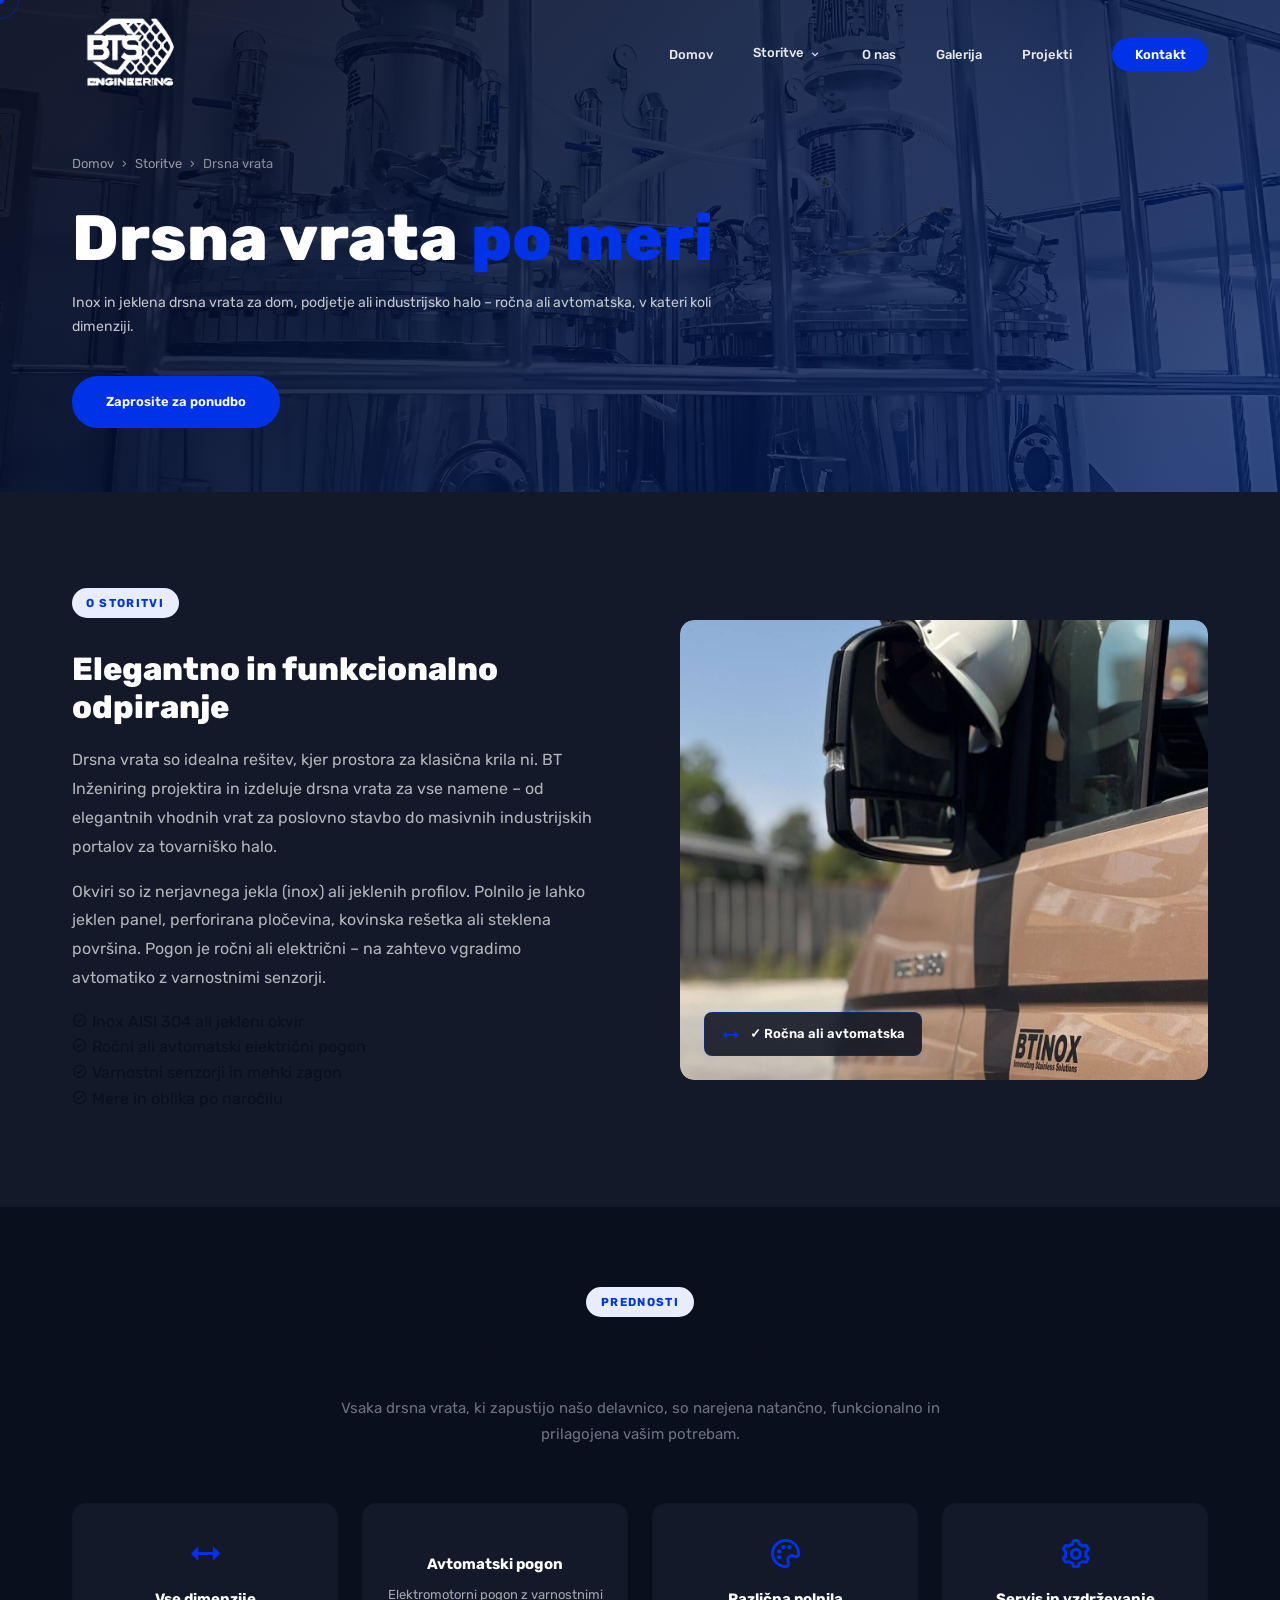
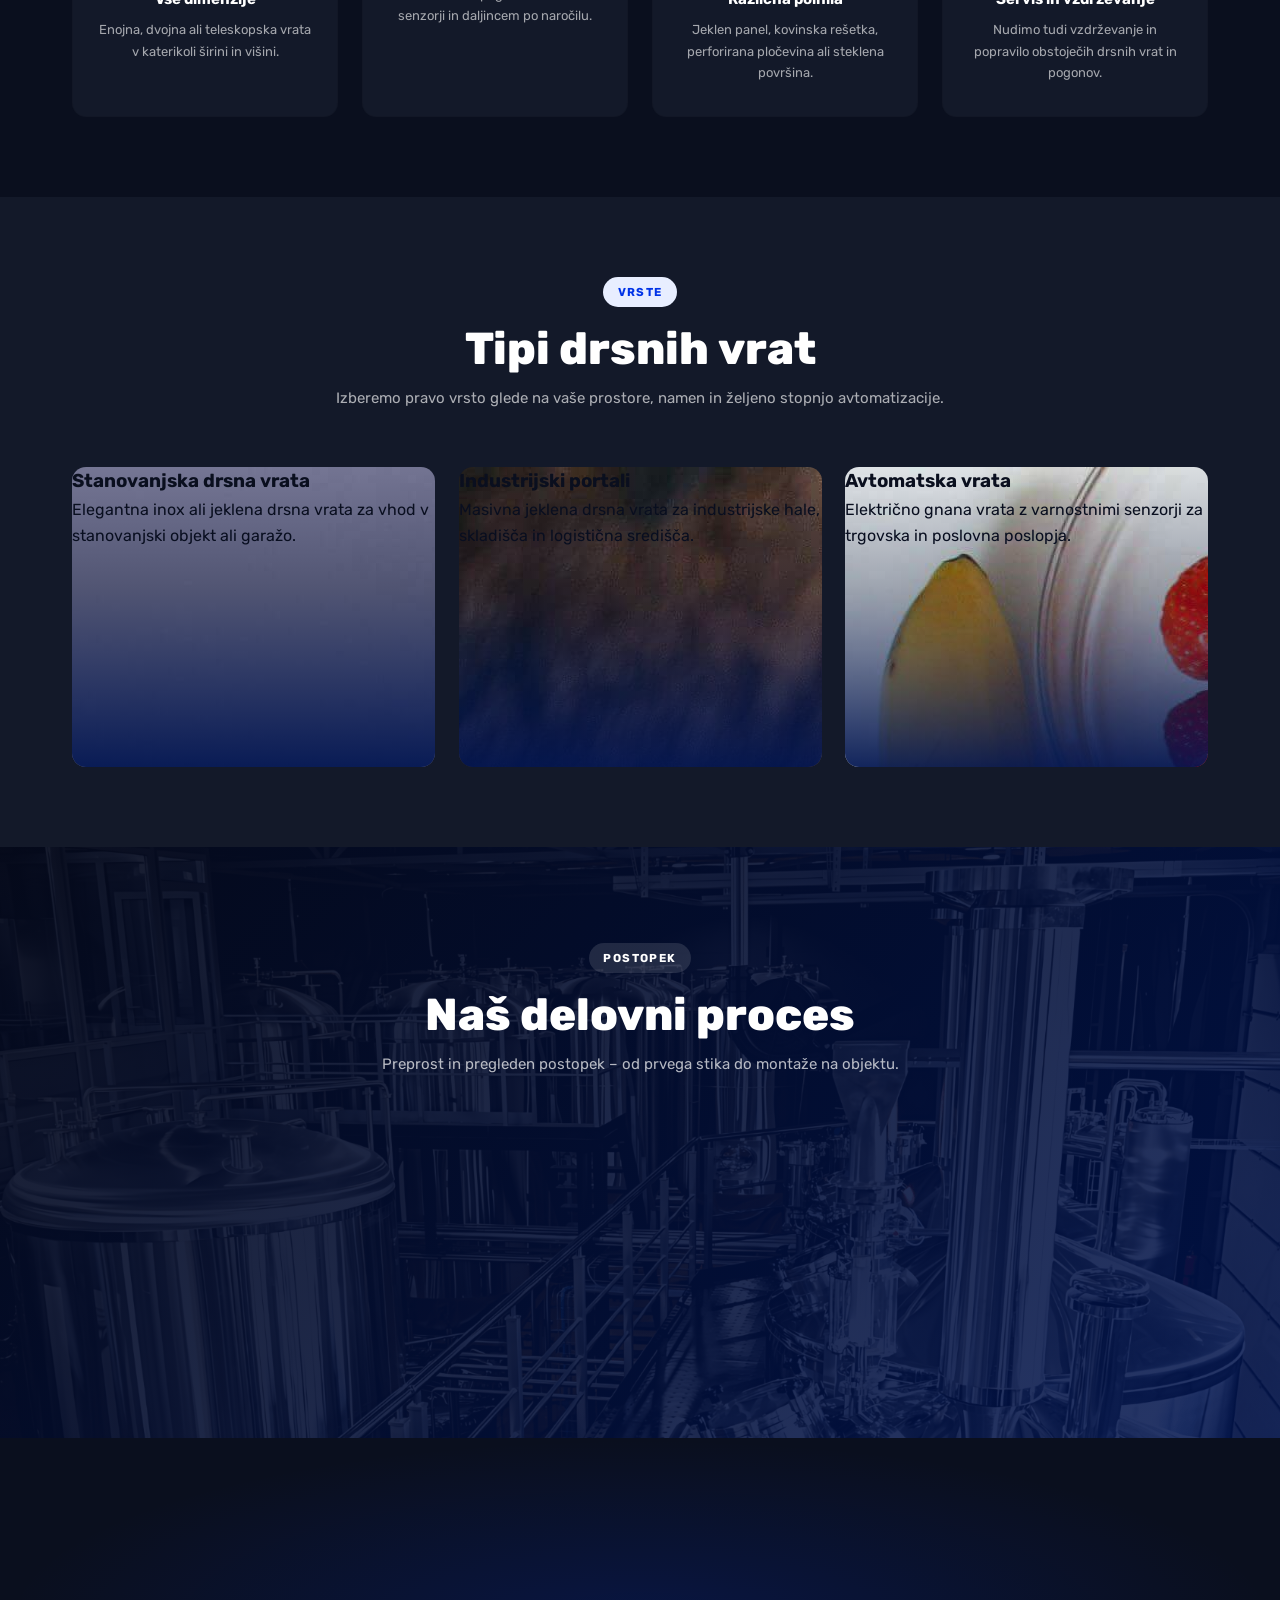
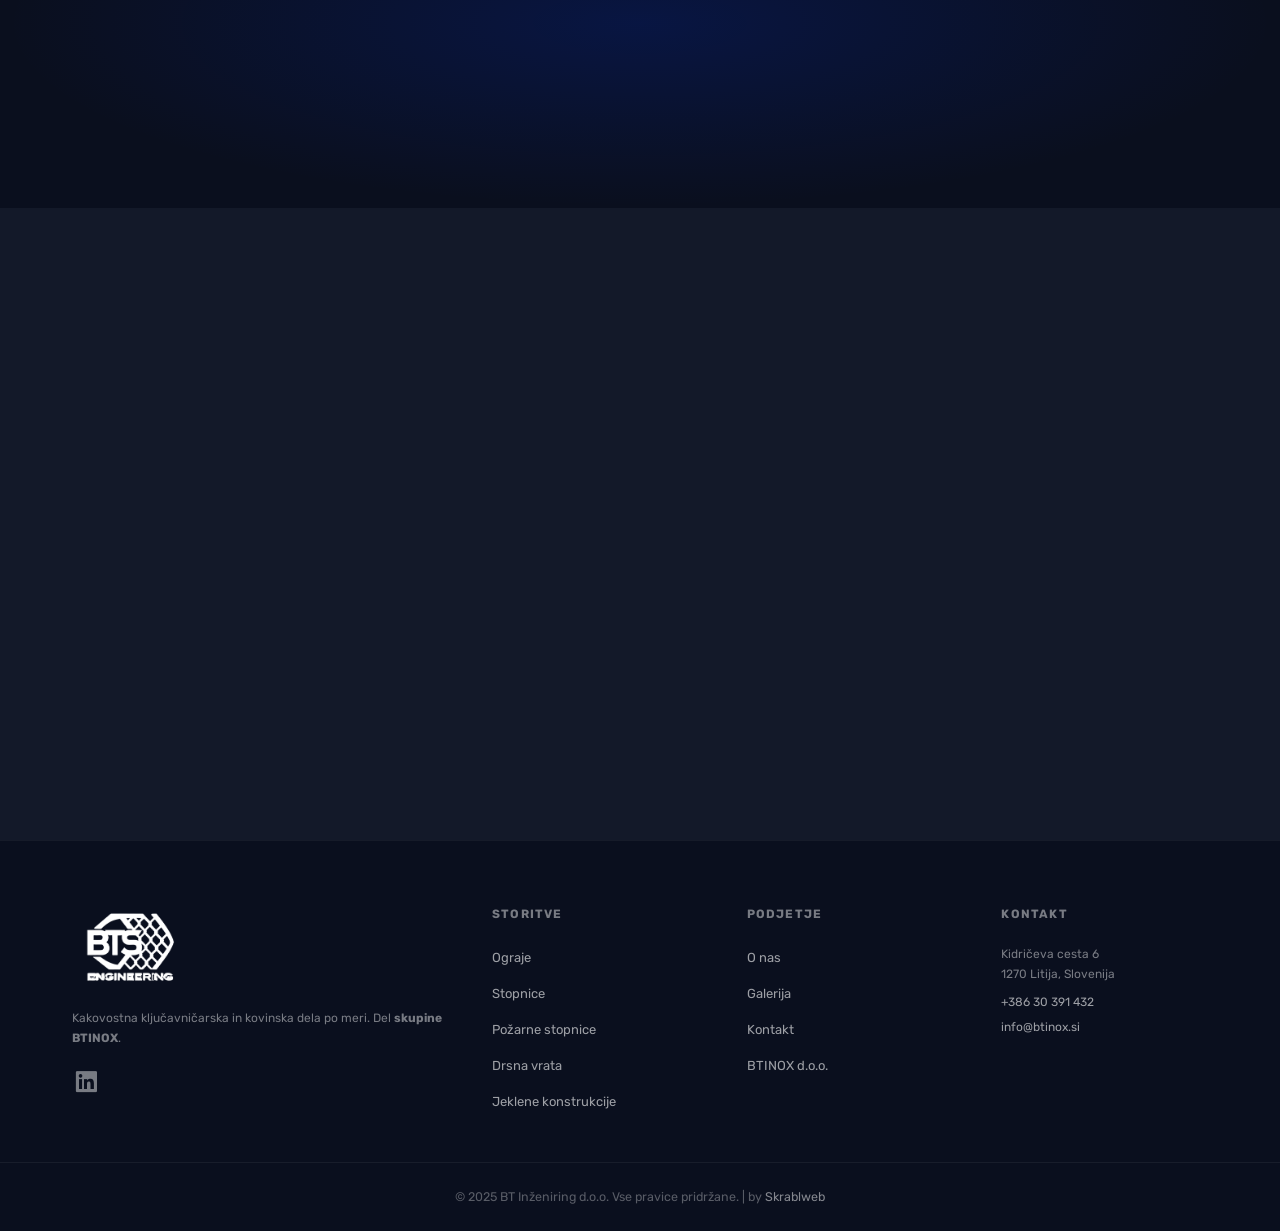
<file: drsna-vrata.html>
﻿<!DOCTYPE html>
<html lang="sl">
<head>
    <meta charset="UTF-8">
    <meta name="viewport" content="width=device-width, initial-scale=1.0">
    <title>Drsna vrata | BT Inženiring – Skupina BTINOX</title>
    <meta name="description" content="Inox in jeklena drsna vrata po meri – stanovanjska, industrijska in avtomatska. Načrtovanje in montaža drsnih vrat in portalov po vsej Sloveniji.">
    <link rel="preconnect" href="https://fonts.googleapis.com">
    <link rel="preconnect" href="https://fonts.gstatic.com" crossorigin>
    <link href="https://fonts.googleapis.com/css2?family=Rubik:wght@300;400;500;600;700;800&family=Inter:wght@300;400;500;600&display=swap" rel="stylesheet">
    <link rel="stylesheet" href="https://unpkg.com/boxicons@2.1.4/css/boxicons.min.css">
    <link rel="stylesheet" href="css/base.css">
    <link rel="stylesheet" href="css/nav.css">
    <link rel="stylesheet" href="css/hero.css">
    <link rel="stylesheet" href="css/sections.css">
    <link rel="stylesheet" href="css/animations.css">
    <link rel="stylesheet" href="css/responsive.css">
    <link rel="stylesheet" href="css/subpages.css">
    <link rel="stylesheet" href="css/projekti.css">
</head>
<body>

<div class="cursor-dot" id="cursorDot"></div>
<div class="cursor-ring" id="cursorRing"></div>
<div class="progress-bar" id="progressBar"></div>

<nav class="nav" id="nav">
    <div class="nav__container">
        <a href="index.html" class="nav__logo"><img src="index/bts_logo.png" alt="BT Inženiring"></a>
        <ul class="nav__links" id="navLinks">
            <li><a href="index.html" class="nav__link">Domov</a></li>
            <li class="has-dropdown">
                <a href="index.html#storitve" class="nav__link">Storitve <i class='bx bx-chevron-down'></i></a>
                <ul class="nav__submenu">
                    <li><a href="ograje.html">Ograje</a></li>
                    <li><a href="stopnice.html">Stopnice</a></li>
                    <li><a href="pozarne-stopnice.html">Požarne stopnice</a></li>
                    <li><a href="drsna-vrata.html">Drsna vrata</a></li>
                    <li><a href="konstrukcije.html">Jeklene konstrukcije</a></li>
                    <li><a href="kljucavnicarska-dela.html">Ključavničarska dela</a></li>
                </ul>
            </li>
            <li><a href="o-nas.html" class="nav__link">O nas</a></li>
            <li><a href="galerija.html" class="nav__link">Galerija</a></li>
            <li><a href="projekti.html" class="nav__link">Projekti</a></li>
            <li><a href="kontakt.html" class="nav__link nav__link--cta">Kontakt</a></li>
        </ul>
        <button class="hamburger" id="hamburger" aria-label="Meni"><span></span><span></span><span></span></button>
    </div>
</nav>
<div class="mobile-menu" id="mobileMenu">
    <ul>
        <li><a href="index.html" class="mob-link">Domov</a></li>
                    <li>
                <button class="mob-dropdown-toggle">Storitve <i class='bx bx-chevron-down'></i></button>
                <ul class="mob-submenu">
                    <li><a href="ograje.html" class="mob-sublink">Ograje</a></li>
                    <li><a href="stopnice.html" class="mob-sublink">Stopnice</a></li>
                    <li><a href="pozarne-stopnice.html" class="mob-sublink">Požarne stopnice</a></li>
                    <li><a href="drsna-vrata.html" class="mob-sublink">Drsna vrata</a></li>
                    <li><a href="konstrukcije.html" class="mob-sublink">Jeklene konstrukcije</a></li>
                    <li><a href="kljucavnicarska-dela.html" class="mob-sublink">Ključavničarska dela</a></li>
                </ul>
            </li>
        <li><a href="o-nas.html" class="mob-link">O nas</a></li>
        <li><a href="galerija.html" class="mob-link">Galerija</a></li>
        <li><a href="projekti.html" class="mob-link">Projekti</a></li>
        <li><a href="kontakt.html" class="mob-link">Kontakt</a></li>
    </ul>
</div>
<div class="mob-overlay" id="mobOverlay"></div>

<!-- PAGE HERO -->
<section class="page-hero">
    <div class="page-hero__bg" style="background-image: url('index/slika_za_naslov.png');"></div>
    <div class="page-hero__overlay"></div>
    <div class="page-hero__content">
        <nav class="breadcrumb" aria-label="Breadcrumb">
            <a href="index.html">Domov</a>
            <span>›</span>
            <a href="index.html#storitve">Storitve</a>
            <span>›</span>
            <span>Drsna vrata</span>
        </nav>
        <h1 class="page-hero__title">Drsna vrata <span>po meri</span></h1>
        <p class="page-hero__sub">Inox in jeklena drsna vrata za dom, podjetje ali industrijsko halo – ročna ali avtomatska, v kateri koli dimenziji.</p>
        <a href="kontakt.html" class="btn btn-primary">Zaprosite za ponudbo</a>
    </div>
</section>

<!-- SVC INTRO -->
<section class="svc-intro">
    <div class="container">
        <div class="svc-intro__grid">
            <div class="svc-intro__text reveal">
                <div class="section-tag">O storitvi</div>
                <h2>Elegantno in funkcionalno odpiranje</h2>
                <p>Drsna vrata so idealna rešitev, kjer prostora za klasična krila ni. BT Inženiring projektira in izdeluje drsna vrata za vse namene – od elegantnih vhodnih vrat za poslovno stavbo do masivnih industrijskih portalov za tovarniško halo.</p>
                <p>Okviri so iz nerjavnega jekla (inox) ali jeklenih profilov. Polnilo je lahko jeklen panel, perforirana pločevina, kovinska rešetka ali steklena površina. Pogon je ročni ali električni – na zahtevo vgradimo avtomatiko z varnostnimi senzorji.</p>
                <ul class="svc-intro__checklist">
                    <li><i class='bx bx-check-circle'></i> Inox AISI 304 ali jekleni okvir</li>
                    <li><i class='bx bx-check-circle'></i> Ročni ali avtomatski električni pogon</li>
                    <li><i class='bx bx-check-circle'></i> Varnostni senzorji in mehki zagon</li>
                    <li><i class='bx bx-check-circle'></i> Mere in oblika po naročilu</li>
                </ul>
            </div>
            <div class="svc-intro__img reveal">
                <div class="svc-intro__img-wrap">
                    <img src="index/o_nas_btinox.jpeg" alt="Drsna vrata po meri – BT Inženiring">
                    <div class="svc-intro__badge">
                        <i class='bx bx-move-horizontal'></i>
                        <span>✓ Ročna ali avtomatska</span>
                    </div>
                </div>
            </div>
        </div>
    </div>
</section>

<!-- FEATURES -->
<section class="features-section">
    <div class="container">
        <div class="section-head reveal">
            <div class="section-tag">Prednosti</div>
            <h2>Zakaj izbrati BT Inženiring?</h2>
            <p>Vsaka drsna vrata, ki zapustijo našo delavnico, so narejena natančno, funkcionalno in prilagojena vašim potrebam.</p>
        </div>
        <div class="features-grid">
            <div class="feat-card reveal">
                <div class="feat-card__icon"><i class='bx bx-move-horizontal'></i></div>
                <h3>Vse dimenzije</h3>
                <p>Enojna, dvojna ali teleskopska vrata v katerikoli širini in višini.</p>
            </div>
            <div class="feat-card reveal">
                <div class="feat-card__icon"><i class='bx bx-bolt'></i></div>
                <h3>Avtomatski pogon</h3>
                <p>Elektromotorni pogon z varnostnimi senzorji in daljincem po naročilu.</p>
            </div>
            <div class="feat-card reveal">
                <div class="feat-card__icon"><i class='bx bx-palette'></i></div>
                <h3>Različna polnila</h3>
                <p>Jeklen panel, kovinska rešetka, perforirana pločevina ali steklena površina.</p>
            </div>
            <div class="feat-card reveal">
                <div class="feat-card__icon"><i class='bx bx-cog'></i></div>
                <h3>Servis in vzdrževanje</h3>
                <p>Nudimo tudi vzdrževanje in popravilo obstoječih drsnih vrat in pogonov.</p>
            </div>
        </div>
    </div>
</section>

<!-- TYPES -->
<section class="types-section">
    <div class="container">
        <div class="section-head reveal">
            <div class="section-tag">Vrste</div>
            <h2>Tipi drsnih vrat</h2>
            <p>Izberemo pravo vrsto glede na vaše prostore, namen in željeno stopnjo avtomatizacije.</p>
        </div>
        <div class="types-grid">
            <div class="type-card reveal" style="background-image: url('index/farmacija.jpg');">
                <div class="type-card__overlay"></div>
                <div class="type-card__content">
                    <h3>Stanovanjska drsna vrata</h3>
                    <p>Elegantna inox ali jeklena drsna vrata za vhod v stanovanjski objekt ali garažo.</p>
                </div>
            </div>
            <div class="type-card reveal" style="background-image: url('index/biofarmacija.jpg');">
                <div class="type-card__overlay"></div>
                <div class="type-card__content">
                    <h3>Industrijski portali</h3>
                    <p>Masivna jeklena drsna vrata za industrijske hale, skladišča in logistična središča.</p>
                </div>
            </div>
            <div class="type-card reveal" style="background-image: url('index/prehrambena_industrija.jpg');">
                <div class="type-card__overlay"></div>
                <div class="type-card__content">
                    <h3>Avtomatska vrata</h3>
                    <p>Električno gnana vrata z varnostnimi senzorji za trgovska in poslovna poslopja.</p>
                </div>
            </div>
        </div>
    </div>
</section>

<!-- PROCES -->
<section class="proces" style="background-image: url('index/gospodarske_panoge.png');">
    <div class="container">
        <div class="section-head section-head--light reveal">
            <div class="section-tag section-tag--light">Postopek</div>
            <h2 class="light">Naš delovni proces</h2>
            <p class="light">Preprost in pregleden postopek – od prvega stika do montaže na objektu.</p>
        </div>
        <div class="steps reveal">
            <div class="step">
                <div class="step__num">01</div>
                <h4>Povpraševanje in izmere</h4>
                <p>Stopimo v stik, obiščemo lokacijo in skupaj z vami določimo mere, material in obliko.</p>
            </div>
            <div class="step__arrow"><i class='bx bx-chevron-right'></i></div>
            <div class="step">
                <div class="step__num">02</div>
                <h4>Načrtovanje in ponudba</h4>
                <p>Pripravimo tehnični načrt in cenovno ponudbo prilagojeno vašim željam in proračunu.</p>
            </div>
            <div class="step__arrow"><i class='bx bx-chevron-right'></i></div>
            <div class="step">
                <div class="step__num">03</div>
                <h4>Proizvodnja v delavnici</h4>
                <p>Vaše naročilo natančno izdelamo v lastni kovinarski delavnici z modernimi stroji.</p>
            </div>
            <div class="step__arrow"><i class='bx bx-chevron-right'></i></div>
            <div class="step">
                <div class="step__num">04</div>
                <h4>Dostava in montaža</h4>
                <p>Dostavimo in profesionalno montiramo na objektu – predaja z garancijo in brez skrbi.</p>
            </div>
        </div>
    </div>
</section>

<!-- CTA BANNER -->
<section class="cta-banner">
    <div class="container">
        <h2 class="light reveal">Iščete drsna vrata?</h2>
        <p class="light reveal">Pošljite nam mere in zahteve – pripravimo vam ponudbo v 48 urah.</p>
        <div class="cta-banner__btns reveal">
            <a href="kontakt.html" class="btn btn-primary">Pošljite povpraševanje</a>
            <a href="tel:+38630391432" class="btn btn-outline-light">Pokličite nas</a>
        </div>
    </div>
</section>

<!-- RELATED SERVICES -->
<section class="related-services">
    <div class="container">
        <div class="section-head reveal">
            <div class="section-tag">Več storitev</div>
            <h2>Oglejte si tudi</h2>
            <p>Poleg drsnih vrat ponujamo širok nabor kovinskih in ključavničarskih rešitev.</p>
        </div>
        <div class="services-grid">
            <div class="svc-card reveal">
                <div class="svc-card__icon"><i class='bx bx-border-all'></i></div>
                <h3>Ograje</h3>
                <p>Inox in jeklene ograje za balkone, terase, stopnišča in industrijske objekte.</p>
                <div class="svc-card__line"></div>
                <a href="ograje.html" class="svc-card__more">Izvedi več <i class='bx bx-right-arrow-alt'></i></a>
            </div>
            <div class="svc-card reveal">
                <div class="svc-card__icon"><i class='bx bx-building'></i></div>
                <h3>Jeklene konstrukcije</h3>
                <p>Statično zanesljive jeklene konstrukcije za industrijske in poslovne objekte.</p>
                <div class="svc-card__line"></div>
                <a href="konstrukcije.html" class="svc-card__more">Izvedi več <i class='bx bx-right-arrow-alt'></i></a>
            </div>
            <div class="svc-card reveal">
                <div class="svc-card__icon"><i class='bx bx-wrench'></i></div>
                <h3>Ključavničarska dela</h3>
                <p>Splošna ključavničarska dela, popravila in montaža kovinskih elementov po meri.</p>
                <div class="svc-card__line"></div>
                <a href="kljucavnicarska-dela.html" class="svc-card__more">Izvedi več <i class='bx bx-right-arrow-alt'></i></a>
            </div>
        </div>
    </div>
</section>

<footer class="footer">
    <div class="footer__top">
        <div class="footer__brand">
            <div class="footer__logo"><img src="index/bts_logo.png" alt="BT Inženiring"></div>
            <p>Kakovostna ključavničarska in kovinska dela po meri. Del <strong>skupine BTINOX</strong>.</p>
            <a href="https://www.linkedin.com/company/btinox" target="_blank" class="footer__linkedin"><i class='bx bxl-linkedin-square'></i></a>
        </div>
        <div class="footer__col"><h4>Storitve</h4><ul>
            <li><a href="ograje.html">Ograje</a></li>
            <li><a href="stopnice.html">Stopnice</a></li>
            <li><a href="pozarne-stopnice.html">Požarne stopnice</a></li>
            <li><a href="drsna-vrata.html">Drsna vrata</a></li>
            <li><a href="konstrukcije.html">Jeklene konstrukcije</a></li>
        </ul></div>
        <div class="footer__col"><h4>Podjetje</h4><ul>
            <li><a href="o-nas.html">O nas</a></li>
            <li><a href="galerija.html">Galerija</a></li>
            <li><a href="kontakt.html">Kontakt</a></li>
            <li><a href="index.html">BTINOX d.o.o.</a></li>
        </ul></div>
        <div class="footer__col"><h4>Kontakt</h4>
            <p>Kidričeva cesta 6<br>1270 Litija, Slovenija</p>
            <a href="tel:+38630391432">+386 30 391 432</a>
            <a href="mailto:info@btinox.si">info@btinox.si</a>
        </div>
    </div>
    <div class="footer__bottom"><p>© 2025 BT Inženiring d.o.o. Vse pravice pridržane. | by <a href="https://skrablweb.si" target="_blank">Skrablweb</a></p></div>
</footer>

<script src="js/nav.js"></script>
<script src="js/animations.js"></script>
</body>
</html>
</file>
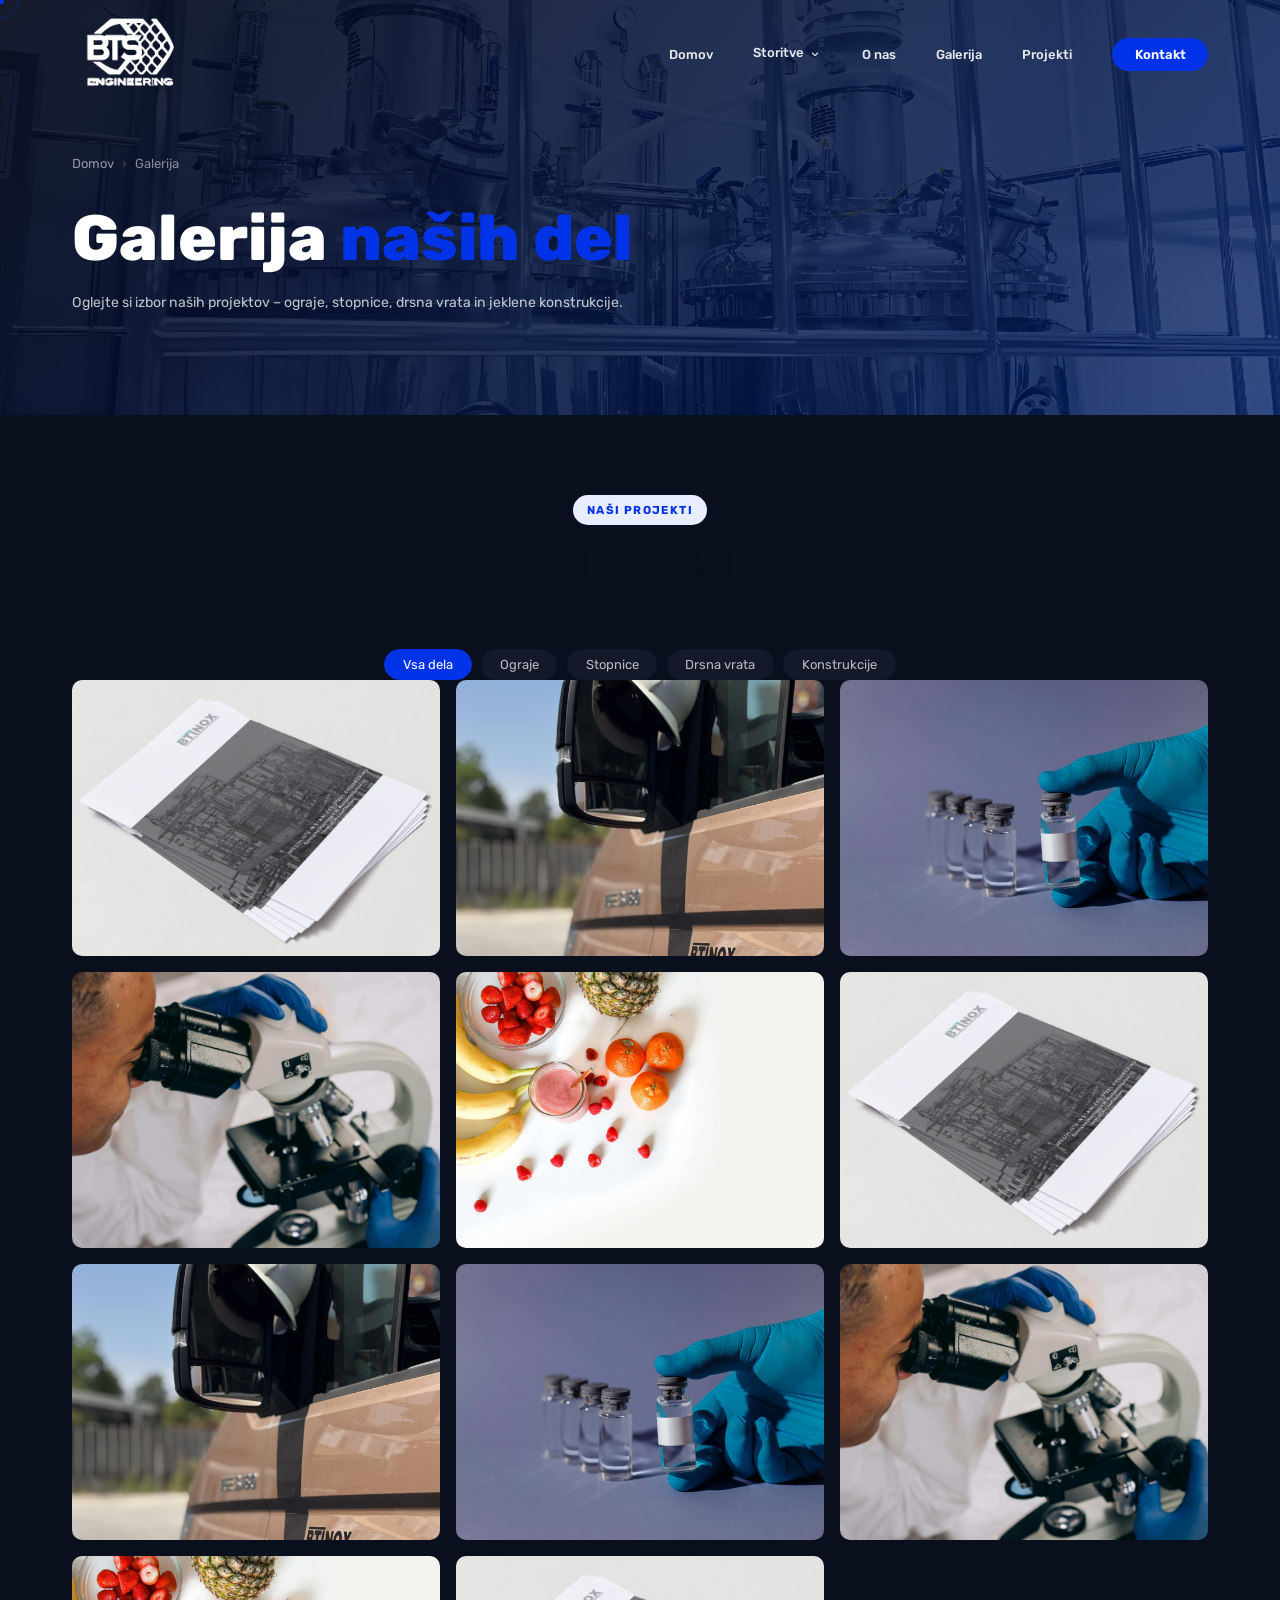
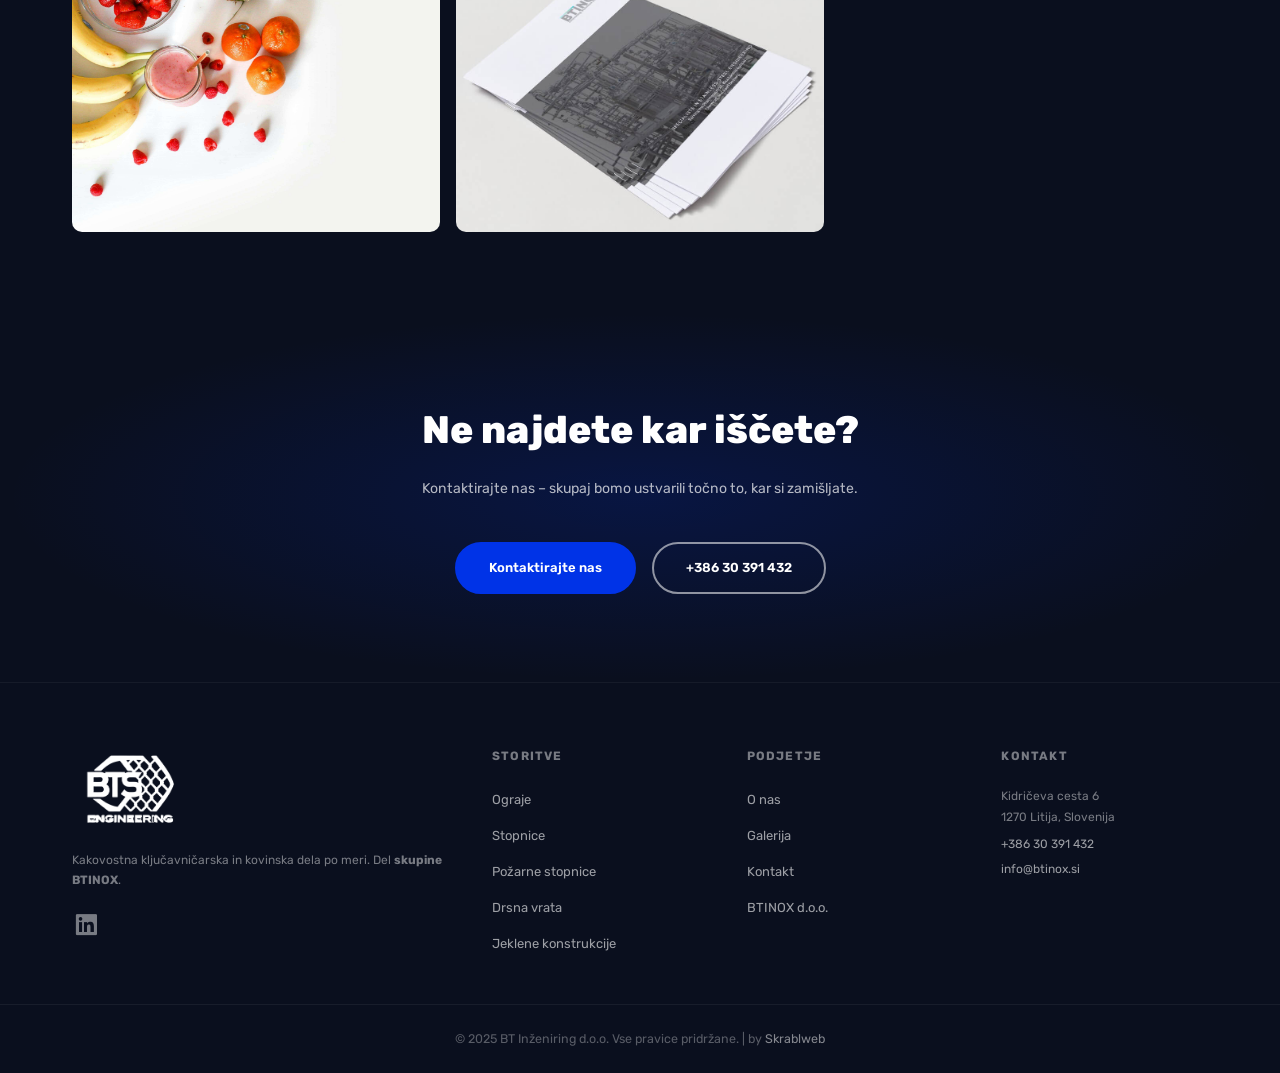
<file: galerija.html>
﻿<!DOCTYPE html>
<html lang="sl">
<head>
    <meta charset="UTF-8">
    <meta name="viewport" content="width=device-width, initial-scale=1.0">
    <title>Galerija | BT Inženiring – Skupina BTINOX</title>
    <meta name="description" content="Galerija del BT Inženiring – ograje, stopnice, drsna vrata, jeklene konstrukcije in ključavničarska dela po meri.">
    <link rel="preconnect" href="https://fonts.googleapis.com">
    <link rel="preconnect" href="https://fonts.gstatic.com" crossorigin>
    <link href="https://fonts.googleapis.com/css2?family=Rubik:wght@300;400;500;600;700;800&family=Inter:wght@300;400;500;600&display=swap" rel="stylesheet">
    <link rel="stylesheet" href="https://unpkg.com/boxicons@2.1.4/css/boxicons.min.css">
    <link rel="stylesheet" href="css/base.css">
    <link rel="stylesheet" href="css/nav.css">
    <link rel="stylesheet" href="css/hero.css">
    <link rel="stylesheet" href="css/sections.css">
    <link rel="stylesheet" href="css/animations.css">
    <link rel="stylesheet" href="css/responsive.css">
    <link rel="stylesheet" href="css/subpages.css">
    <link rel="stylesheet" href="css/projekti.css">
</head>
<body>

<div class="cursor-dot" id="cursorDot"></div>
<div class="cursor-ring" id="cursorRing"></div>
<div class="progress-bar" id="progressBar"></div>

<nav class="nav" id="nav">
    <div class="nav__container">
        <a href="index.html" class="nav__logo"><img src="index/bts_logo.png" alt="BT Inženiring"></a>
        <ul class="nav__links" id="navLinks">
            <li><a href="index.html" class="nav__link">Domov</a></li>
            <li class="has-dropdown">
                <a href="index.html#storitve" class="nav__link">Storitve <i class='bx bx-chevron-down'></i></a>
                <ul class="nav__submenu">
                    <li><a href="ograje.html">Ograje</a></li>
                    <li><a href="stopnice.html">Stopnice</a></li>
                    <li><a href="pozarne-stopnice.html">Požarne stopnice</a></li>
                    <li><a href="drsna-vrata.html">Drsna vrata</a></li>
                    <li><a href="konstrukcije.html">Jeklene konstrukcije</a></li>
                    <li><a href="kljucavnicarska-dela.html">Ključavničarska dela</a></li>
                </ul>
            </li>
            <li><a href="o-nas.html" class="nav__link">O nas</a></li>
            <li><a href="galerija.html" class="nav__link">Galerija</a></li>
            <li><a href="projekti.html" class="nav__link">Projekti</a></li>
            <li><a href="kontakt.html" class="nav__link nav__link--cta">Kontakt</a></li>
        </ul>
        <button class="hamburger" id="hamburger" aria-label="Meni"><span></span><span></span><span></span></button>
    </div>
</nav>
<div class="mobile-menu" id="mobileMenu"><ul>
    <li><a href="index.html" class="mob-link">Domov</a></li>
                <li>
                <button class="mob-dropdown-toggle">Storitve <i class='bx bx-chevron-down'></i></button>
                <ul class="mob-submenu">
                    <li><a href="ograje.html" class="mob-sublink">Ograje</a></li>
                    <li><a href="stopnice.html" class="mob-sublink">Stopnice</a></li>
                    <li><a href="pozarne-stopnice.html" class="mob-sublink">Požarne stopnice</a></li>
                    <li><a href="drsna-vrata.html" class="mob-sublink">Drsna vrata</a></li>
                    <li><a href="konstrukcije.html" class="mob-sublink">Jeklene konstrukcije</a></li>
                    <li><a href="kljucavnicarska-dela.html" class="mob-sublink">Ključavničarska dela</a></li>
                </ul>
            </li>
    <li><a href="o-nas.html" class="mob-link">O nas</a></li>
    <li><a href="galerija.html" class="mob-link">Galerija</a></li>
    <li><a href="projekti.html" class="mob-link">Projekti</a></li>
    <li><a href="kontakt.html" class="mob-link">Kontakt</a></li>
</ul></div>
<div class="mob-overlay" id="mobOverlay"></div>

<!-- PAGE HERO -->
<section class="page-hero">
    <div class="page-hero__bg" style="background-image: url('index/slika_za_naslov.png');"></div>
    <div class="page-hero__overlay"></div>
    <div class="page-hero__content container">
        <nav class="breadcrumb" aria-label="Breadcrumb">
            <a href="index.html">Domov</a>
            <span class="breadcrumb__sep">›</span>
            <span>Galerija</span>
        </nav>
        <h1 class="page-hero__title">Galerija <span>naših del</span></h1>
        <p class="page-hero__sub">Oglejte si izbor naših projektov – ograje, stopnice, drsna vrata in jeklene konstrukcije.</p>
    </div>
</section>

<!-- GALLERY SECTION -->
<section class="gallery-section">
    <div class="container">
        <div class="section-head reveal">
            <span class="section-tag">Naši projekti</span>
            <h2>Izbor del</h2>
        </div>

        <div class="filter-bar">
            <button class="filter-btn active" data-filter="all">Vsa dela</button>
            <button class="filter-btn" data-filter="ograje">Ograje</button>
            <button class="filter-btn" data-filter="stopnice">Stopnice</button>
            <button class="filter-btn" data-filter="drsna-vrata">Drsna vrata</button>
            <button class="filter-btn" data-filter="konstrukcije">Konstrukcije</button>
        </div>

        <div class="gallery-grid">
            <div class="gallery-item reveal" data-category="ograje">
                <img src="index/storitve_o_nas.jpg" alt="Inox balkonska ograda">
                <div class="gallery-item__overlay"><i class='bx bx-zoom-in'></i></div>
                <div class="gallery-item__label">Inox balkonska ograda</div>
            </div>
            <div class="gallery-item reveal" data-category="stopnice">
                <img src="index/o_nas_btinox.jpeg" alt="Jeklene stopnice">
                <div class="gallery-item__overlay"><i class='bx bx-zoom-in'></i></div>
                <div class="gallery-item__label">Jeklene stopnice</div>
            </div>
            <div class="gallery-item reveal" data-category="ograje">
                <img src="index/farmacija.jpg" alt="Stopniščna ograda">
                <div class="gallery-item__overlay"><i class='bx bx-zoom-in'></i></div>
                <div class="gallery-item__label">Stopniščna ograda</div>
            </div>
            <div class="gallery-item reveal" data-category="drsna-vrata">
                <img src="index/biofarmacija.jpg" alt="Inox drsna vrata">
                <div class="gallery-item__overlay"><i class='bx bx-zoom-in'></i></div>
                <div class="gallery-item__label">Inox drsna vrata</div>
            </div>
            <div class="gallery-item reveal" data-category="konstrukcije">
                <img src="index/prehrambena_industrija.jpg" alt="Kovinski nadstrešek">
                <div class="gallery-item__overlay"><i class='bx bx-zoom-in'></i></div>
                <div class="gallery-item__label">Kovinski nadstrešek</div>
            </div>
            <div class="gallery-item reveal" data-category="stopnice">
                <img src="index/storitve_o_nas.jpg" alt="Spiralne stopnice">
                <div class="gallery-item__overlay"><i class='bx bx-zoom-in'></i></div>
                <div class="gallery-item__label">Spiralne stopnice</div>
            </div>
            <div class="gallery-item reveal" data-category="konstrukcije">
                <img src="index/o_nas_btinox.jpeg" alt="Jeklena fasada">
                <div class="gallery-item__overlay"><i class='bx bx-zoom-in'></i></div>
                <div class="gallery-item__label">Jeklena fasada</div>
            </div>
            <div class="gallery-item reveal" data-category="drsna-vrata">
                <img src="index/farmacija.jpg" alt="Industrijski portal">
                <div class="gallery-item__overlay"><i class='bx bx-zoom-in'></i></div>
                <div class="gallery-item__label">Industrijski portal</div>
            </div>
            <div class="gallery-item reveal" data-category="ograje">
                <img src="index/biofarmacija.jpg" alt="Panelna ograda">
                <div class="gallery-item__overlay"><i class='bx bx-zoom-in'></i></div>
                <div class="gallery-item__label">Panelna ograda</div>
            </div>
            <div class="gallery-item reveal" data-category="stopnice">
                <img src="index/prehrambena_industrija.jpg" alt="Požarne stopnice">
                <div class="gallery-item__overlay"><i class='bx bx-zoom-in'></i></div>
                <div class="gallery-item__label">Požarne stopnice</div>
            </div>
            <div class="gallery-item reveal" data-category="konstrukcije">
                <img src="index/storitve_o_nas.jpg" alt="Jekleni nosilci">
                <div class="gallery-item__overlay"><i class='bx bx-zoom-in'></i></div>
                <div class="gallery-item__label">Jekleni nosilci</div>
            </div>
            <div class="gallery-item reveal" data-category="ograje">
                <img src="index/o_nas_btinox.jpeg" alt="Kovane ograje">
                <div class="gallery-item__overlay"><i class='bx bx-zoom-in'></i></div>
                <div class="gallery-item__label">Kovane ograje</div>
            </div>
        </div>
    </div>
</section>

<!-- CTA BANNER -->
<section class="cta-banner">
    <div class="container">
        <h2 class="light">Ne najdete kar iščete?</h2>
        <p class="light">Kontaktirajte nas – skupaj bomo ustvarili točno to, kar si zamišljate.</p>
        <div class="cta-banner__btns">
            <a href="kontakt.html" class="btn btn-primary">Kontaktirajte nas</a>
            <a href="tel:+38630391432" class="btn btn-ghost">+386 30 391 432</a>
        </div>
    </div>
</section>

<footer class="footer">
    <div class="footer__top">
        <div class="footer__brand">
            <div class="footer__logo"><img src="index/bts_logo.png" alt="BT Inženiring"></div>
            <p>Kakovostna ključavničarska in kovinska dela po meri. Del <strong>skupine BTINOX</strong>.</p>
            <a href="https://www.linkedin.com/company/btinox" target="_blank" class="footer__linkedin"><i class='bx bxl-linkedin-square'></i></a>
        </div>
        <div class="footer__col"><h4>Storitve</h4><ul>
            <li><a href="ograje.html">Ograje</a></li><li><a href="stopnice.html">Stopnice</a></li>
            <li><a href="pozarne-stopnice.html">Požarne stopnice</a></li><li><a href="drsna-vrata.html">Drsna vrata</a></li>
            <li><a href="konstrukcije.html">Jeklene konstrukcije</a></li>
        </ul></div>
        <div class="footer__col"><h4>Podjetje</h4><ul>
            <li><a href="o-nas.html">O nas</a></li><li><a href="galerija.html">Galerija</a></li>
            <li><a href="kontakt.html">Kontakt</a></li><li><a href="index.html">BTINOX d.o.o.</a></li>
        </ul></div>
        <div class="footer__col"><h4>Kontakt</h4>
            <p>Kidričeva cesta 6<br>1270 Litija, Slovenija</p>
            <a href="tel:+38630391432">+386 30 391 432</a>
            <a href="mailto:info@btinox.si">info@btinox.si</a>
        </div>
    </div>
    <div class="footer__bottom"><p>© 2025 BT Inženiring d.o.o. Vse pravice pridržane. | by <a href="https://skrablweb.si" target="_blank">Skrablweb</a></p></div>
</footer>
<script>
document.addEventListener('DOMContentLoaded', function() {
    var btns = document.querySelectorAll('.filter-btn');
    var items = document.querySelectorAll('.gallery-item');
    btns.forEach(function(btn) {
        btn.addEventListener('click', function() {
            btns.forEach(function(b) { b.classList.remove('active'); });
            btn.classList.add('active');
            var filter = btn.getAttribute('data-filter');
            items.forEach(function(item) {
                if (filter === 'all' || item.getAttribute('data-category') === filter) {
                    item.style.display = '';
                } else {
                    item.style.display = 'none';
                }
            });
        });
    });
});
</script>
<script src="js/nav.js"></script>
<script src="js/animations.js"></script>
</body>
</html>
</file>
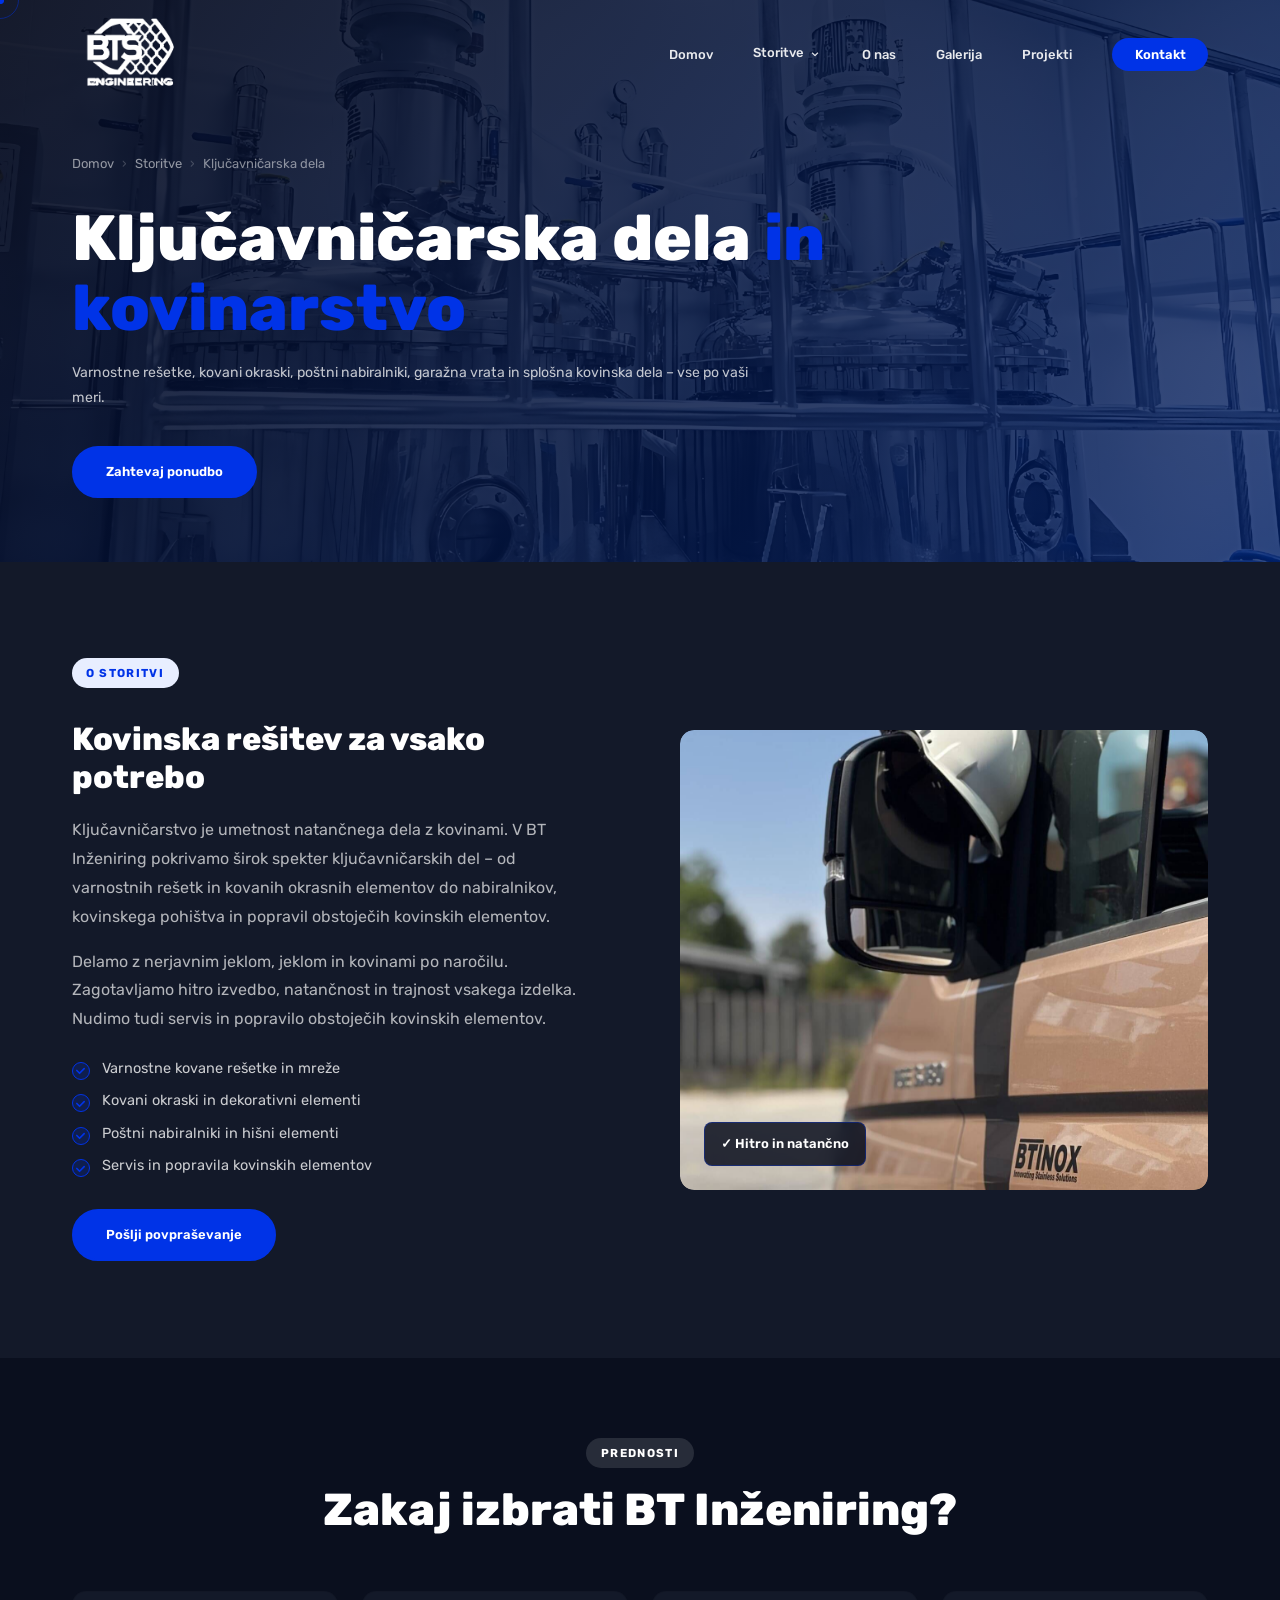
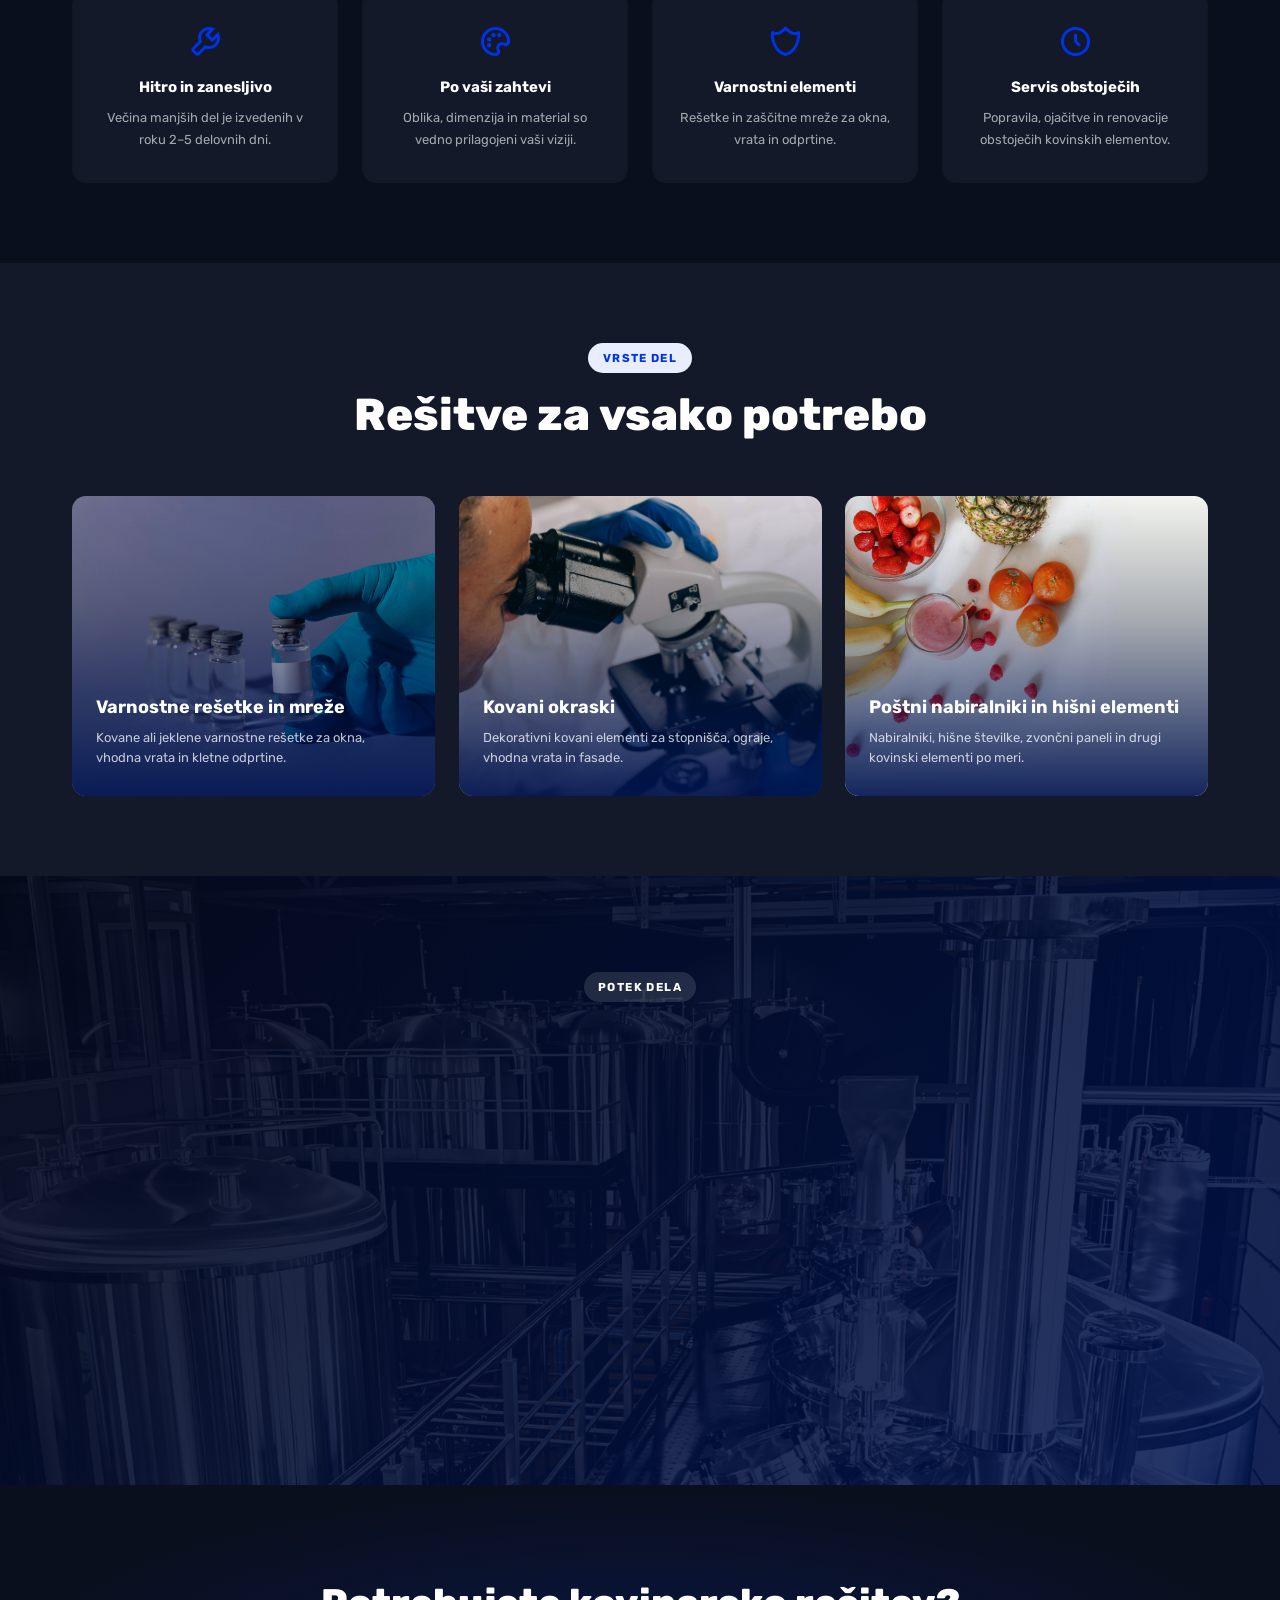
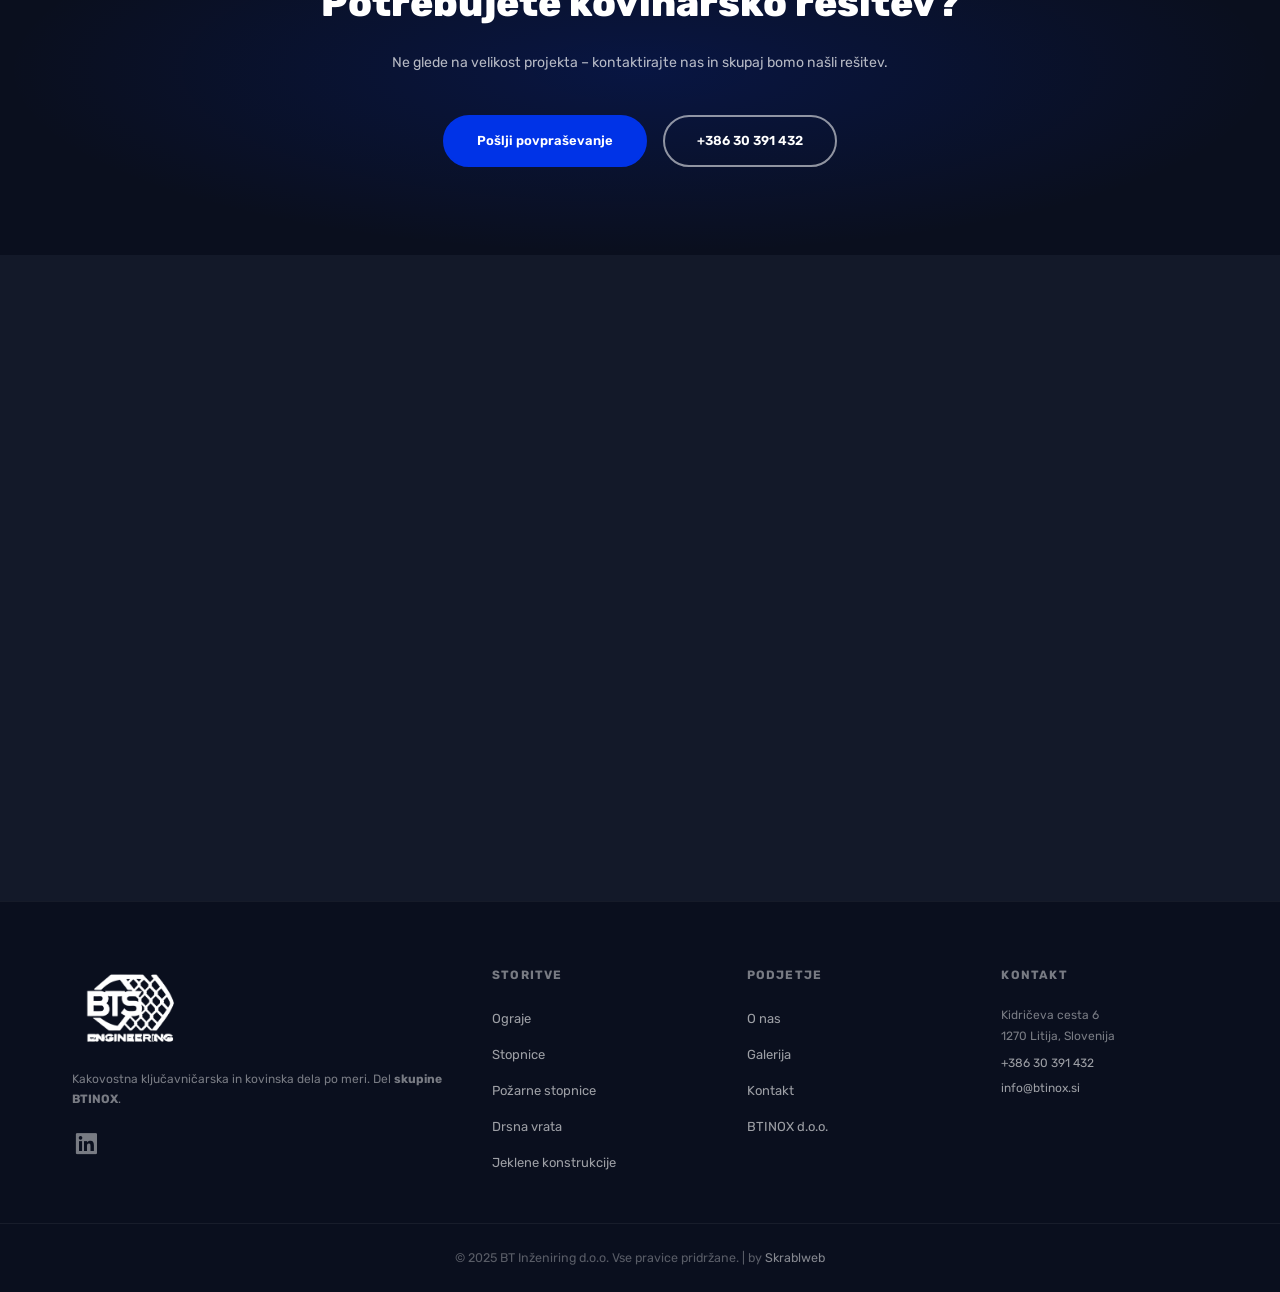
<file: kljucavnicarska-dela.html>
﻿<!DOCTYPE html>
<html lang="sl">
<head>
    <meta charset="UTF-8">
    <meta name="viewport" content="width=device-width, initial-scale=1.0">
    <title>Ključavničarska dela | BT Inženiring – Skupina BTINOX</title>
    <meta name="description" content="Splošna ključavničarska in kovinska dela po meri – varnostne rešetke, kovani okraski, nabiralniki, servis in popravila kovinskih elementov.">
    <link rel="preconnect" href="https://fonts.googleapis.com">
    <link rel="preconnect" href="https://fonts.gstatic.com" crossorigin>
    <link href="https://fonts.googleapis.com/css2?family=Rubik:wght@300;400;500;600;700;800&family=Inter:wght@300;400;500;600&display=swap" rel="stylesheet">
    <link rel="stylesheet" href="https://unpkg.com/boxicons@2.1.4/css/boxicons.min.css">
    <link rel="stylesheet" href="css/base.css">
    <link rel="stylesheet" href="css/nav.css">
    <link rel="stylesheet" href="css/hero.css">
    <link rel="stylesheet" href="css/sections.css">
    <link rel="stylesheet" href="css/animations.css">
    <link rel="stylesheet" href="css/responsive.css">
    <link rel="stylesheet" href="css/subpages.css">
    <link rel="stylesheet" href="css/projekti.css">
</head>
<body>

<div class="cursor-dot" id="cursorDot"></div>
<div class="cursor-ring" id="cursorRing"></div>
<div class="progress-bar" id="progressBar"></div>

<nav class="nav" id="nav">
    <div class="nav__container">
        <a href="index.html" class="nav__logo"><img src="index/bts_logo.png" alt="BT Inženiring"></a>
        <ul class="nav__links" id="navLinks">
            <li><a href="index.html" class="nav__link">Domov</a></li>
            <li class="has-dropdown">
                <a href="index.html#storitve" class="nav__link">Storitve <i class='bx bx-chevron-down'></i></a>
                <ul class="nav__submenu">
                    <li><a href="ograje.html">Ograje</a></li>
                    <li><a href="stopnice.html">Stopnice</a></li>
                    <li><a href="pozarne-stopnice.html">Požarne stopnice</a></li>
                    <li><a href="drsna-vrata.html">Drsna vrata</a></li>
                    <li><a href="konstrukcije.html">Jeklene konstrukcije</a></li>
                    <li><a href="kljucavnicarska-dela.html">Ključavničarska dela</a></li>
                </ul>
            </li>
            <li><a href="o-nas.html" class="nav__link">O nas</a></li>
            <li><a href="galerija.html" class="nav__link">Galerija</a></li>
            <li><a href="projekti.html" class="nav__link">Projekti</a></li>
            <li><a href="kontakt.html" class="nav__link nav__link--cta">Kontakt</a></li>
        </ul>
        <button class="hamburger" id="hamburger" aria-label="Meni"><span></span><span></span><span></span></button>
    </div>
</nav>
<div class="mobile-menu" id="mobileMenu"><ul>
    <li><a href="index.html" class="mob-link">Domov</a></li>
                <li>
                <button class="mob-dropdown-toggle">Storitve <i class='bx bx-chevron-down'></i></button>
                <ul class="mob-submenu">
                    <li><a href="ograje.html" class="mob-sublink">Ograje</a></li>
                    <li><a href="stopnice.html" class="mob-sublink">Stopnice</a></li>
                    <li><a href="pozarne-stopnice.html" class="mob-sublink">Požarne stopnice</a></li>
                    <li><a href="drsna-vrata.html" class="mob-sublink">Drsna vrata</a></li>
                    <li><a href="konstrukcije.html" class="mob-sublink">Jeklene konstrukcije</a></li>
                    <li><a href="kljucavnicarska-dela.html" class="mob-sublink">Ključavničarska dela</a></li>
                </ul>
            </li>
    <li><a href="o-nas.html" class="mob-link">O nas</a></li>
    <li><a href="galerija.html" class="mob-link">Galerija</a></li>
    <li><a href="projekti.html" class="mob-link">Projekti</a></li>
    <li><a href="kontakt.html" class="mob-link">Kontakt</a></li>
</ul></div>
<div class="mob-overlay" id="mobOverlay"></div>

<!-- PAGE HERO -->
<section class="page-hero">
    <div class="page-hero__bg" style="background-image: url('index/slika_za_naslov.png');"></div>
    <div class="page-hero__overlay"></div>
    <div class="page-hero__content container">
        <nav class="breadcrumb" aria-label="Breadcrumb">
            <a href="index.html">Domov</a>
            <span class="breadcrumb__sep">›</span>
            <a href="index.html#storitve">Storitve</a>
            <span class="breadcrumb__sep">›</span>
            <span>Ključavničarska dela</span>
        </nav>
        <h1 class="page-hero__title">Ključavničarska dela <span>in kovinarstvo</span></h1>
        <p class="page-hero__sub">Varnostne rešetke, kovani okraski, poštni nabiralniki, garažna vrata in splošna kovinska dela – vse po vaši meri.</p>
        <a href="kontakt.html" class="btn btn-primary">Zahtevaj ponudbo</a>
    </div>
</section>

<!-- SVC INTRO -->
<section class="svc-intro">
    <div class="container svc-intro__grid">
        <div class="svc-intro__text reveal">
            <span class="section-tag">O storitvi</span>
            <h2>Kovinska rešitev za vsako potrebo</h2>
            <p>Ključavničarstvo je umetnost natančnega dela z kovinami. V BT Inženiring pokrivamo širok spekter ključavničarskih del – od varnostnih rešetk in kovanih okrasnih elementov do nabiralnikov, kovinskega pohištva in popravil obstoječih kovinskih elementov.</p>
            <p>Delamo z nerjavnim jeklom, jeklom in kovinami po naročilu. Zagotavljamo hitro izvedbo, natančnost in trajnost vsakega izdelka. Nudimo tudi servis in popravilo obstoječih kovinskih elementov.</p>
            <ul class="chk-list">
                <li>Varnostne kovane rešetke in mreže</li>
                <li>Kovani okraski in dekorativni elementi</li>
                <li>Poštni nabiralniki in hišni elementi</li>
                <li>Servis in popravila kovinskih elementov</li>
            </ul>
            <a href="kontakt.html" class="btn btn-primary">Pošlji povpraševanje</a>
        </div>
        <div class="svc-intro__img reveal">
            <div class="svc-intro__img-wrap">
                <img src="index/o_nas_btinox.jpeg" alt="Ključavničarska dela – BT Inženiring">
                <div class="svc-intro__badge">&#10003; Hitro in natančno</div>
            </div>
        </div>
    </div>
</section>

<!-- FEATURES SECTION -->
<section class="features-section">
    <div class="container">
        <div class="section-head section-head--light reveal">
            <span class="section-tag section-tag--light">Prednosti</span>
            <h2 class="light">Zakaj izbrati BT Inženiring?</h2>
        </div>
        <div class="features-grid">
            <div class="feat-card reveal">
                <i class='bx bx-wrench'></i>
                <h3>Hitro in zanesljivo</h3>
                <p>Večina manjših del je izvedenih v roku 2–5 delovnih dni.</p>
            </div>
            <div class="feat-card reveal">
                <i class='bx bx-palette'></i>
                <h3>Po vaši zahtevi</h3>
                <p>Oblika, dimenzija in material so vedno prilagojeni vaši viziji.</p>
            </div>
            <div class="feat-card reveal">
                <i class='bx bx-shield-alt-2'></i>
                <h3>Varnostni elementi</h3>
                <p>Rešetke in zaščitne mreže za okna, vrata in odprtine.</p>
            </div>
            <div class="feat-card reveal">
                <i class='bx bx-time-five'></i>
                <h3>Servis obstoječih</h3>
                <p>Popravila, ojačitve in renovacije obstoječih kovinskih elementov.</p>
            </div>
        </div>
    </div>
</section>

<!-- TYPES SECTION -->
<section class="types-section">
    <div class="container">
        <div class="section-head reveal">
            <span class="section-tag">Vrste del</span>
            <h2>Rešitve za vsako potrebo</h2>
        </div>
        <div class="types-grid">
            <div class="type-card reveal">
                <div class="type-card__bg" style="background-image: url('index/farmacija.jpg');"></div>
                <div class="type-card__body">
                    <h3>Varnostne rešetke in mreže</h3>
                    <p>Kovane ali jeklene varnostne rešetke za okna, vhodna vrata in kletne odprtine.</p>
                </div>
            </div>
            <div class="type-card reveal">
                <div class="type-card__bg" style="background-image: url('index/biofarmacija.jpg');"></div>
                <div class="type-card__body">
                    <h3>Kovani okraski</h3>
                    <p>Dekorativni kovani elementi za stopnišča, ograje, vhodna vrata in fasade.</p>
                </div>
            </div>
            <div class="type-card reveal">
                <div class="type-card__bg" style="background-image: url('index/prehrambena_industrija.jpg');"></div>
                <div class="type-card__body">
                    <h3>Poštni nabiralniki in hišni elementi</h3>
                    <p>Nabiralniki, hišne številke, zvončni paneli in drugi kovinski elementi po meri.</p>
                </div>
            </div>
        </div>
    </div>
</section>

<!-- PROCES SECTION -->
<section class="proces" style="background-image: url('index/gospodarske_panoge.png');">
    <div class="container">
        <div class="section-head section-head--light reveal">
            <span class="section-tag section-tag--light">Potek dela</span>
            <h2 class="light">Od povpraševanja do montaže</h2>
        </div>
        <div class="steps">
            <div class="step reveal">
                <div class="step__num">01</div>
                <h3>Povpraševanje in izmere</h3>
                <p>Kontaktirajte nas in dogovorimo se za brezplačen ogled ter natančne izmere na lokaciji.</p>
            </div>
            <div class="step-arrow reveal">›</div>
            <div class="step reveal">
                <div class="step__num">02</div>
                <h3>Načrtovanje in ponudba</h3>
                <p>Pripravimo tehnično dokumentacijo in cenovno ponudbo prilagojeno vašim zahtevam.</p>
            </div>
            <div class="step-arrow reveal">›</div>
            <div class="step reveal">
                <div class="step__num">03</div>
                <h3>Proizvodnja v delavnici</h3>
                <p>Elemente varimo, oblikujemo in površinsko obdelamo v naši delavnici v Litiji.</p>
            </div>
            <div class="step-arrow reveal">›</div>
            <div class="step reveal">
                <div class="step__num">04</div>
                <h3>Dostava in montaža</h3>
                <p>Poskrbimo za dostavo in strokovno montažo na vaši lokaciji po vsej Sloveniji.</p>
            </div>
        </div>
    </div>
</section>

<!-- CTA BANNER -->
<section class="cta-banner">
    <div class="container">
        <h2 class="light">Potrebujete kovinarsko rešitev?</h2>
        <p class="light">Ne glede na velikost projekta – kontaktirajte nas in skupaj bomo našli rešitev.</p>
        <div class="cta-banner__btns">
            <a href="kontakt.html" class="btn btn-primary">Pošlji povpraševanje</a>
            <a href="tel:+38630391432" class="btn btn-ghost">+386 30 391 432</a>
        </div>
    </div>
</section>

<!-- RELATED SERVICES -->
<section class="related-services">
    <div class="container">
        <div class="section-head reveal">
            <span class="section-tag">Več storitev</span>
            <h2>Odkrijte tudi ostale storitve</h2>
        </div>
        <div class="services-grid">
            <div class="svc-card reveal">
                <div class="svc-card__icon"><i class='bx bx-border-all'></i></div>
                <h3>Ograje</h3>
                <p>Inox in jeklene ograje za balkone, terase, stopnišča in vrtove po meri.</p>
                <div class="svc-card__line"></div>
                <a href="ograje.html" class="svc-card__more">Izvedite več <i class='bx bx-arrow-back bx-rotate-180'></i></a>
            </div>
            <div class="svc-card reveal">
                <div class="svc-card__icon"><i class='bx bx-move-horizontal'></i></div>
                <h3>Drsna vrata</h3>
                <p>Drsna vrata in portali iz jekla ali inoksa za industrijsko in stanovanjsko rabo.</p>
                <div class="svc-card__line"></div>
                <a href="drsna-vrata.html" class="svc-card__more">Izvedite več <i class='bx bx-arrow-back bx-rotate-180'></i></a>
            </div>
            <div class="svc-card reveal">
                <div class="svc-card__icon"><i class='bx bx-trending-up'></i></div>
                <h3>Stopnice</h3>
                <p>Kovinske in inox stopnice po meri – ravne, spiralne ali dvokrake za vsak prostor.</p>
                <div class="svc-card__line"></div>
                <a href="stopnice.html" class="svc-card__more">Izvedite več <i class='bx bx-arrow-back bx-rotate-180'></i></a>
            </div>
        </div>
    </div>
</section>

<footer class="footer">
    <div class="footer__top">
        <div class="footer__brand">
            <div class="footer__logo"><img src="index/bts_logo.png" alt="BT Inženiring"></div>
            <p>Kakovostna ključavničarska in kovinska dela po meri. Del <strong>skupine BTINOX</strong>.</p>
            <a href="https://www.linkedin.com/company/btinox" target="_blank" class="footer__linkedin"><i class='bx bxl-linkedin-square'></i></a>
        </div>
        <div class="footer__col"><h4>Storitve</h4><ul>
            <li><a href="ograje.html">Ograje</a></li><li><a href="stopnice.html">Stopnice</a></li>
            <li><a href="pozarne-stopnice.html">Požarne stopnice</a></li><li><a href="drsna-vrata.html">Drsna vrata</a></li>
            <li><a href="konstrukcije.html">Jeklene konstrukcije</a></li>
        </ul></div>
        <div class="footer__col"><h4>Podjetje</h4><ul>
            <li><a href="o-nas.html">O nas</a></li><li><a href="galerija.html">Galerija</a></li>
            <li><a href="kontakt.html">Kontakt</a></li><li><a href="index.html">BTINOX d.o.o.</a></li>
        </ul></div>
        <div class="footer__col"><h4>Kontakt</h4>
            <p>Kidričeva cesta 6<br>1270 Litija, Slovenija</p>
            <a href="tel:+38630391432">+386 30 391 432</a>
            <a href="mailto:info@btinox.si">info@btinox.si</a>
        </div>
    </div>
    <div class="footer__bottom"><p>© 2025 BT Inženiring d.o.o. Vse pravice pridržane. | by <a href="https://skrablweb.si" target="_blank">Skrablweb</a></p></div>
</footer>
<script src="js/nav.js"></script>
<script src="js/animations.js"></script>
</body>
</html>
</file>
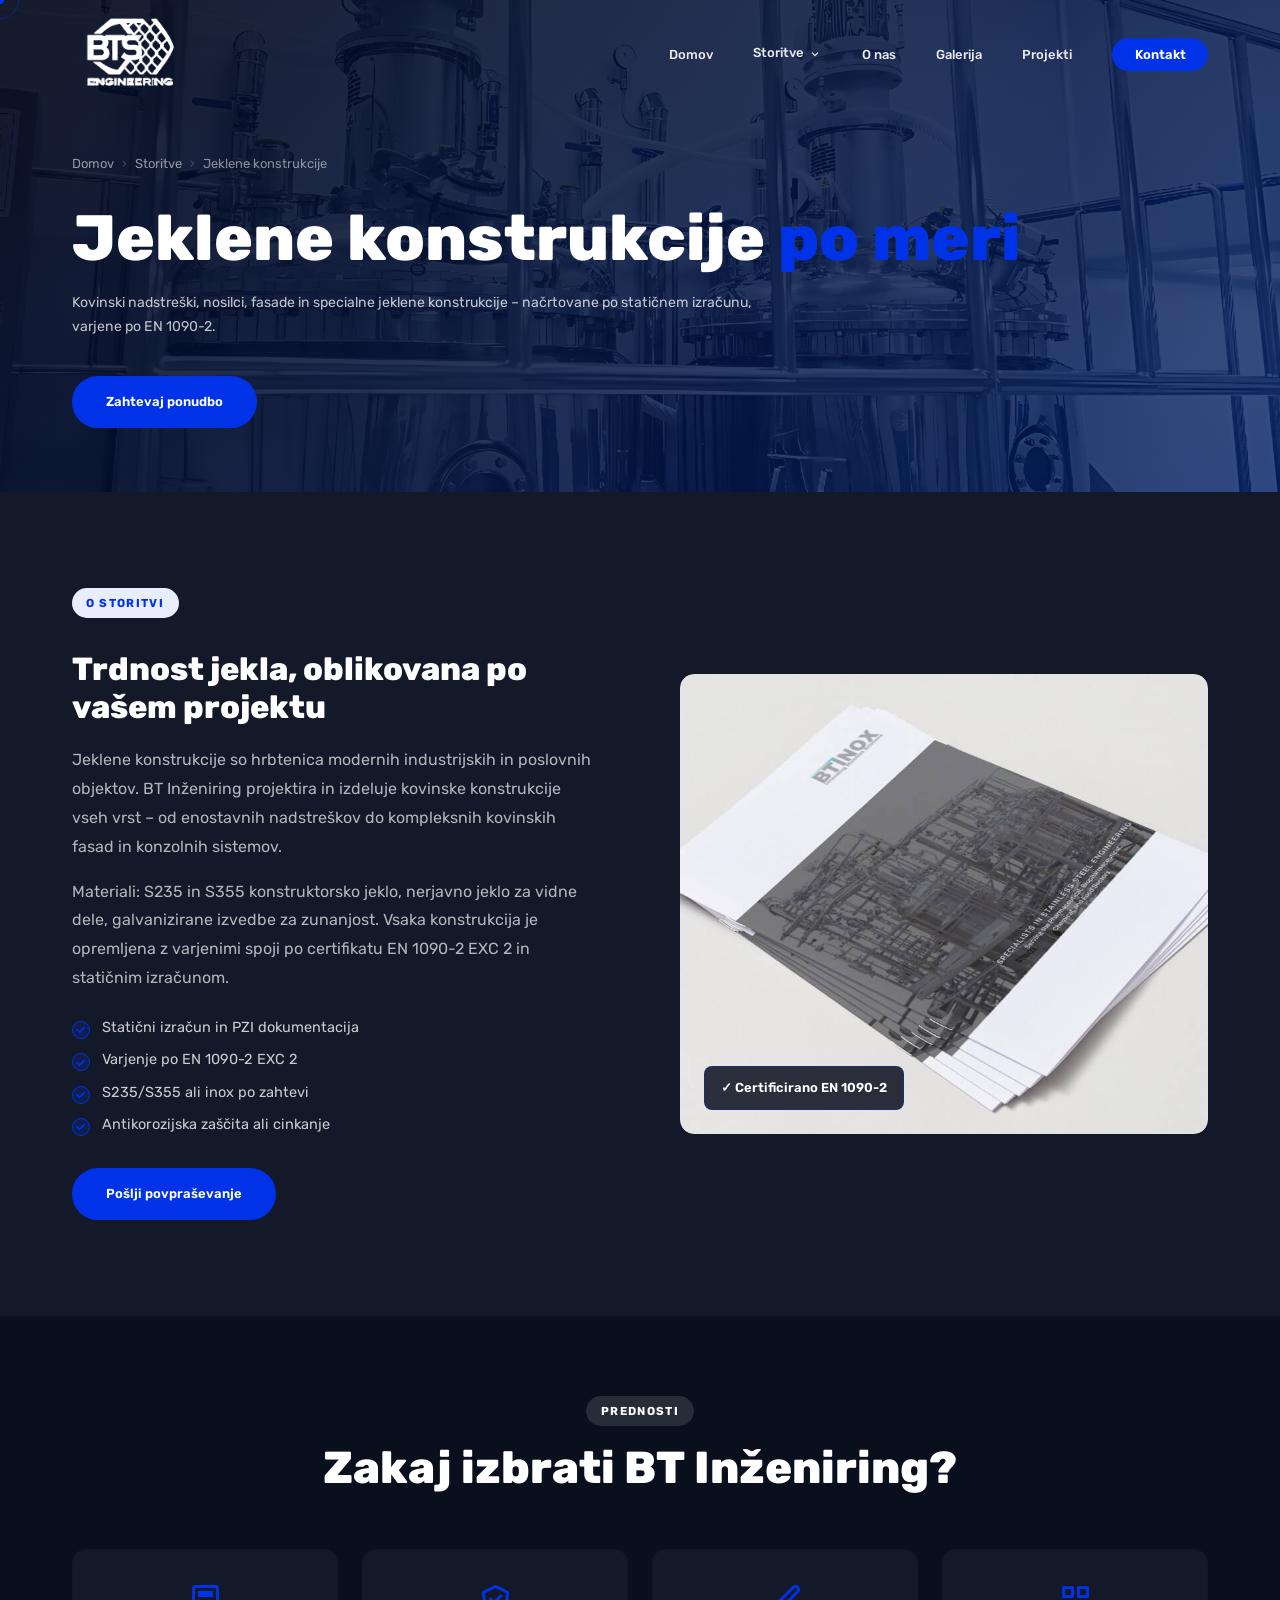
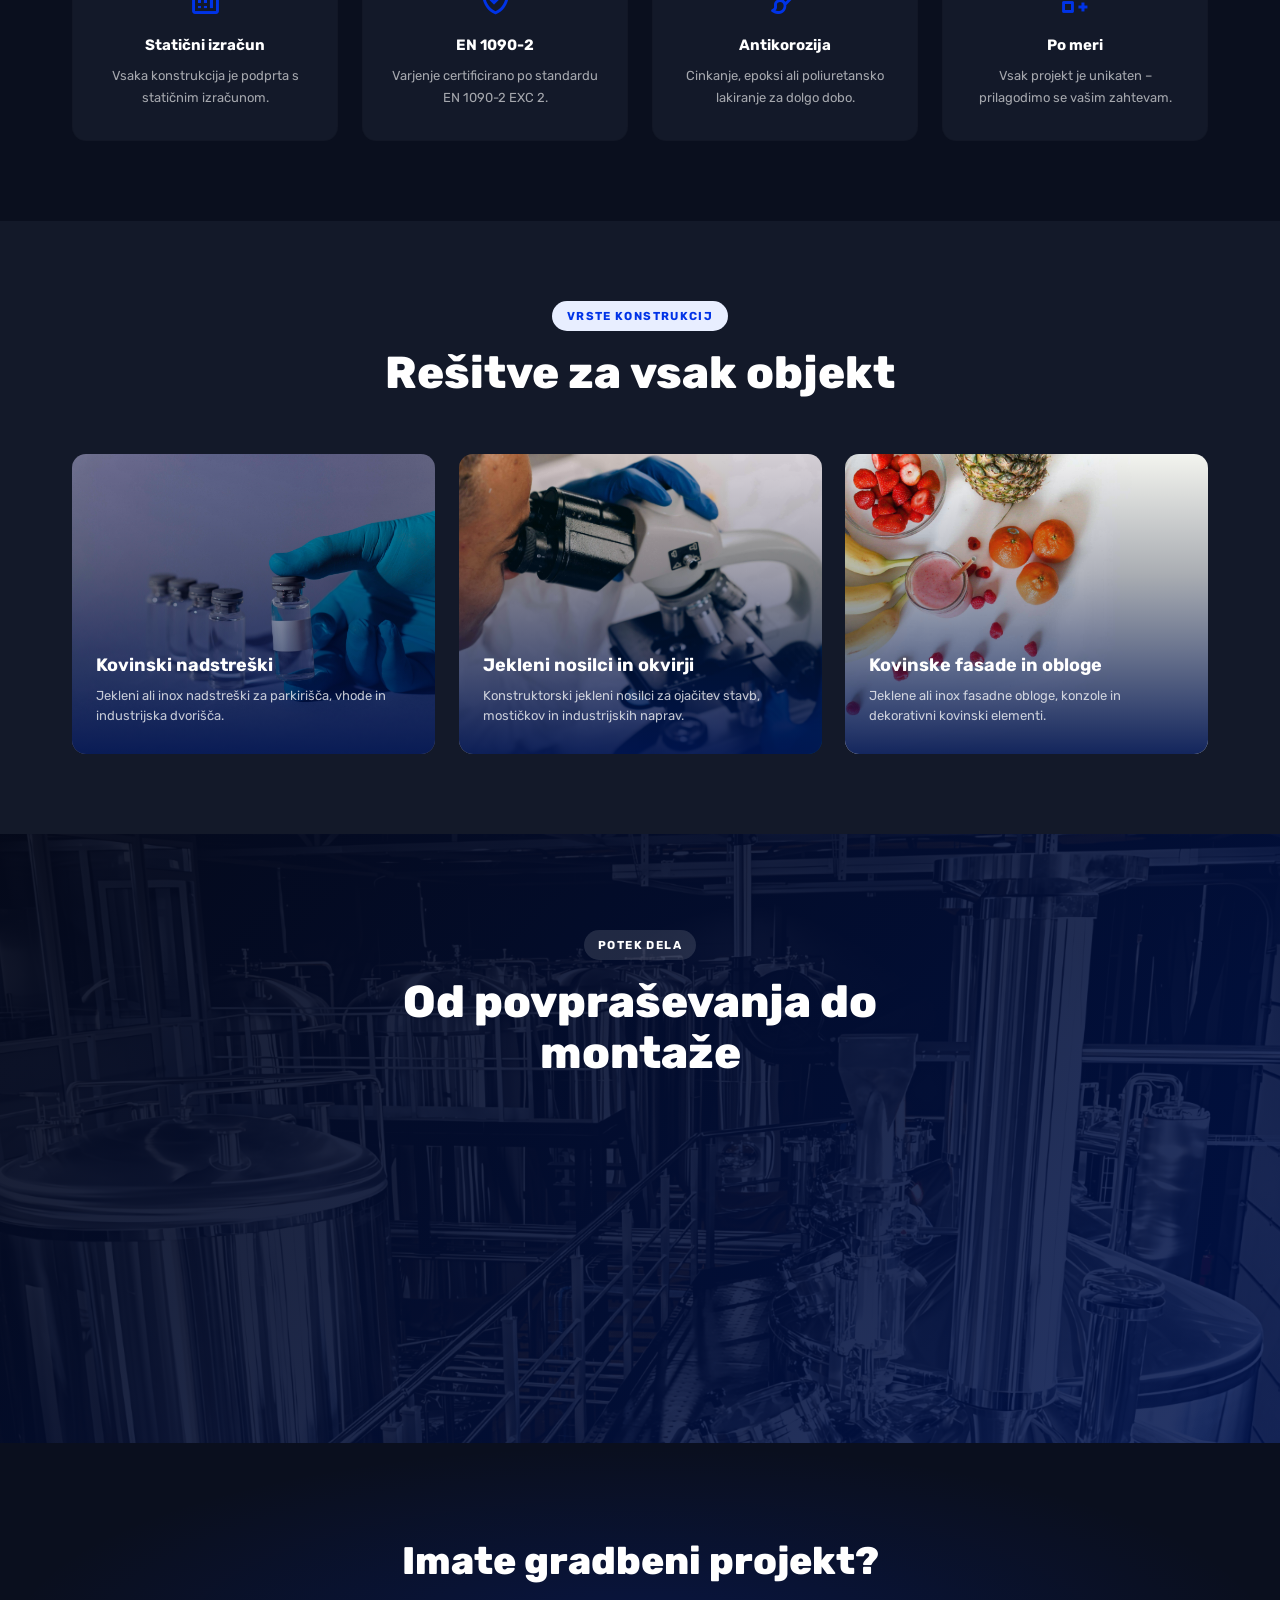
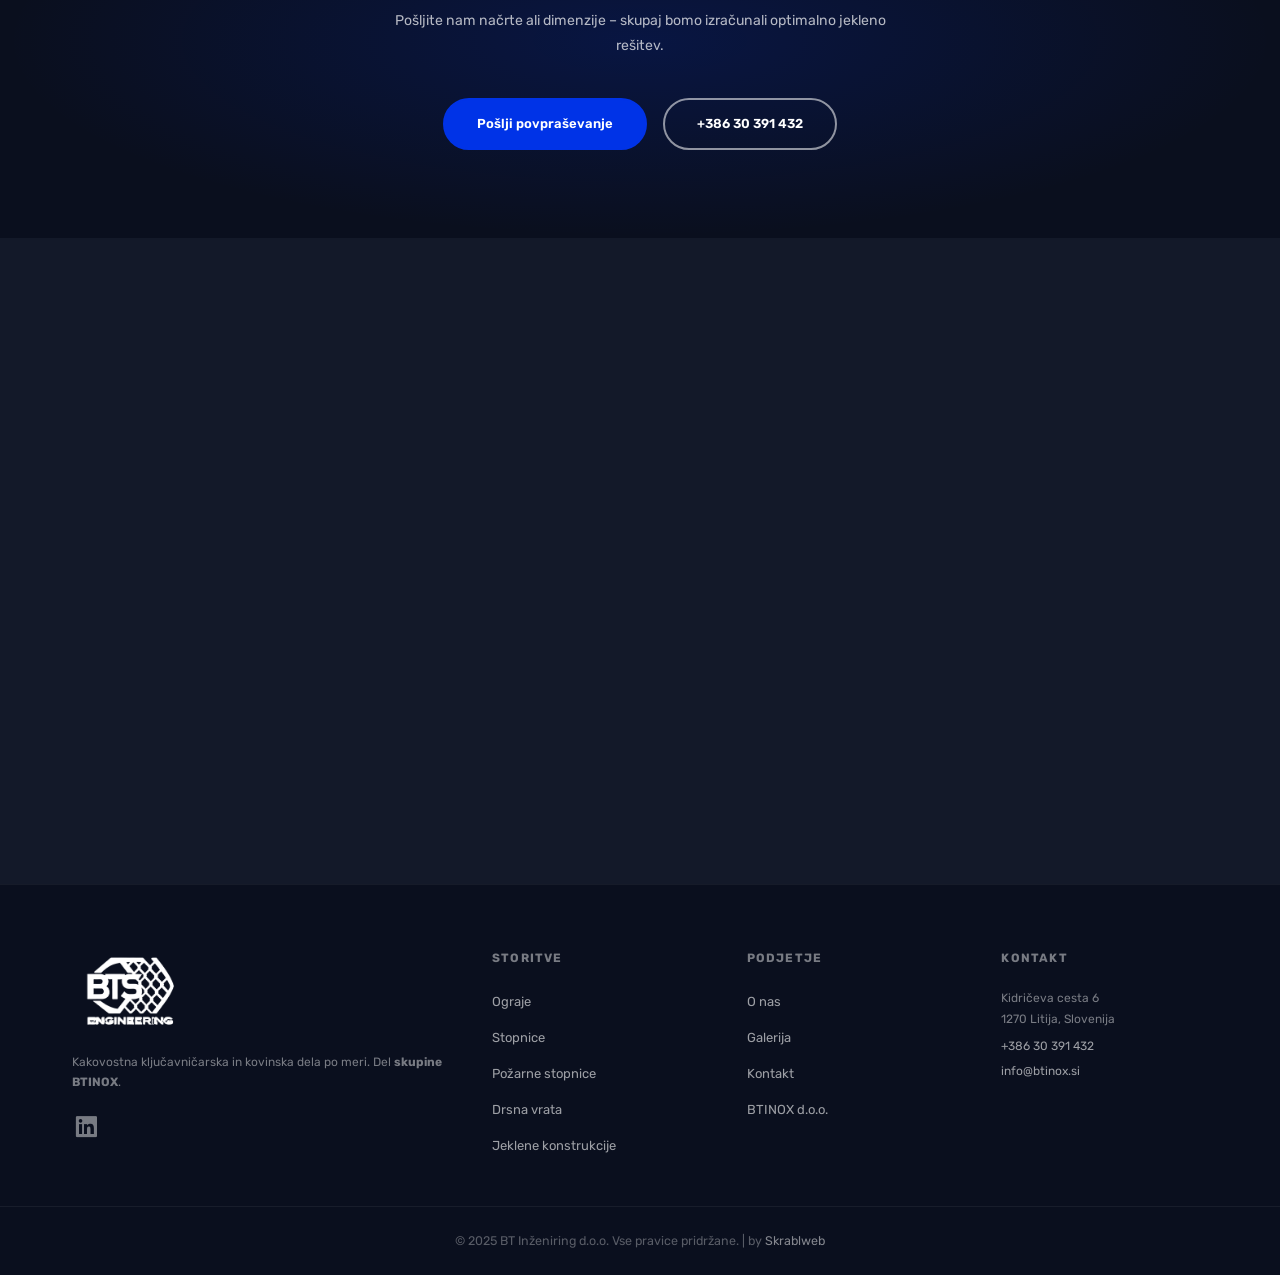
<file: konstrukcije.html>
﻿<!DOCTYPE html>
<html lang="sl">
<head>
    <meta charset="UTF-8">
    <meta name="viewport" content="width=device-width, initial-scale=1.0">
    <title>Jeklene konstrukcije | BT Inženiring – Skupina BTINOX</title>
    <meta name="description" content="Jeklene in inox konstrukcije po meri – nadstreški, kovinski nosilci, jeklene fasade in konzolne konstrukcije za industrijo in gradbeništvo.">
    <link rel="preconnect" href="https://fonts.googleapis.com">
    <link rel="preconnect" href="https://fonts.gstatic.com" crossorigin>
    <link href="https://fonts.googleapis.com/css2?family=Rubik:wght@300;400;500;600;700;800&family=Inter:wght@300;400;500;600&display=swap" rel="stylesheet">
    <link rel="stylesheet" href="https://unpkg.com/boxicons@2.1.4/css/boxicons.min.css">
    <link rel="stylesheet" href="css/base.css">
    <link rel="stylesheet" href="css/nav.css">
    <link rel="stylesheet" href="css/hero.css">
    <link rel="stylesheet" href="css/sections.css">
    <link rel="stylesheet" href="css/animations.css">
    <link rel="stylesheet" href="css/responsive.css">
    <link rel="stylesheet" href="css/subpages.css">
    <link rel="stylesheet" href="css/projekti.css">
</head>
<body>

<div class="cursor-dot" id="cursorDot"></div>
<div class="cursor-ring" id="cursorRing"></div>
<div class="progress-bar" id="progressBar"></div>

<nav class="nav" id="nav">
    <div class="nav__container">
        <a href="index.html" class="nav__logo"><img src="index/bts_logo.png" alt="BT Inženiring"></a>
        <ul class="nav__links" id="navLinks">
            <li><a href="index.html" class="nav__link">Domov</a></li>
            <li class="has-dropdown">
                <a href="index.html#storitve" class="nav__link">Storitve <i class='bx bx-chevron-down'></i></a>
                <ul class="nav__submenu">
                    <li><a href="ograje.html">Ograje</a></li>
                    <li><a href="stopnice.html">Stopnice</a></li>
                    <li><a href="pozarne-stopnice.html">Požarne stopnice</a></li>
                    <li><a href="drsna-vrata.html">Drsna vrata</a></li>
                    <li><a href="konstrukcije.html">Jeklene konstrukcije</a></li>
                    <li><a href="kljucavnicarska-dela.html">Ključavničarska dela</a></li>
                </ul>
            </li>
            <li><a href="o-nas.html" class="nav__link">O nas</a></li>
            <li><a href="galerija.html" class="nav__link">Galerija</a></li>
            <li><a href="projekti.html" class="nav__link">Projekti</a></li>
            <li><a href="kontakt.html" class="nav__link nav__link--cta">Kontakt</a></li>
        </ul>
        <button class="hamburger" id="hamburger" aria-label="Meni"><span></span><span></span><span></span></button>
    </div>
</nav>
<div class="mobile-menu" id="mobileMenu"><ul>
    <li><a href="index.html" class="mob-link">Domov</a></li>
                <li>
                <button class="mob-dropdown-toggle">Storitve <i class='bx bx-chevron-down'></i></button>
                <ul class="mob-submenu">
                    <li><a href="ograje.html" class="mob-sublink">Ograje</a></li>
                    <li><a href="stopnice.html" class="mob-sublink">Stopnice</a></li>
                    <li><a href="pozarne-stopnice.html" class="mob-sublink">Požarne stopnice</a></li>
                    <li><a href="drsna-vrata.html" class="mob-sublink">Drsna vrata</a></li>
                    <li><a href="konstrukcije.html" class="mob-sublink">Jeklene konstrukcije</a></li>
                    <li><a href="kljucavnicarska-dela.html" class="mob-sublink">Ključavničarska dela</a></li>
                </ul>
            </li>
    <li><a href="o-nas.html" class="mob-link">O nas</a></li>
    <li><a href="galerija.html" class="mob-link">Galerija</a></li>
    <li><a href="projekti.html" class="mob-link">Projekti</a></li>
    <li><a href="kontakt.html" class="mob-link">Kontakt</a></li>
</ul></div>
<div class="mob-overlay" id="mobOverlay"></div>

<!-- PAGE HERO -->
<section class="page-hero">
    <div class="page-hero__bg" style="background-image: url('index/slika_za_naslov.png');"></div>
    <div class="page-hero__overlay"></div>
    <div class="page-hero__content container">
        <nav class="breadcrumb" aria-label="Breadcrumb">
            <a href="index.html">Domov</a>
            <span class="breadcrumb__sep">›</span>
            <a href="index.html#storitve">Storitve</a>
            <span class="breadcrumb__sep">›</span>
            <span>Jeklene konstrukcije</span>
        </nav>
        <h1 class="page-hero__title">Jeklene konstrukcije <span>po meri</span></h1>
        <p class="page-hero__sub">Kovinski nadstreški, nosilci, fasade in specialne jeklene konstrukcije – načrtovane po statičnem izračunu, varjene po EN 1090-2.</p>
        <a href="kontakt.html" class="btn btn-primary">Zahtevaj ponudbo</a>
    </div>
</section>

<!-- SVC INTRO -->
<section class="svc-intro">
    <div class="container svc-intro__grid">
        <div class="svc-intro__text reveal">
            <span class="section-tag">O storitvi</span>
            <h2>Trdnost jekla, oblikovana po vašem projektu</h2>
            <p>Jeklene konstrukcije so hrbtenica modernih industrijskih in poslovnih objektov. BT Inženiring projektira in izdeluje kovinske konstrukcije vseh vrst – od enostavnih nadstreškov do kompleksnih kovinskih fasad in konzolnih sistemov.</p>
            <p>Materiali: S235 in S355 konstruktorsko jeklo, nerjavno jeklo za vidne dele, galvanizirane izvedbe za zunanjost. Vsaka konstrukcija je opremljena z varjenimi spoji po certifikatu EN 1090-2 EXC 2 in statičnim izračunom.</p>
            <ul class="chk-list">
                <li>Statični izračun in PZI dokumentacija</li>
                <li>Varjenje po EN 1090-2 EXC 2</li>
                <li>S235/S355 ali inox po zahtevi</li>
                <li>Antikorozijska zaščita ali cinkanje</li>
            </ul>
            <a href="kontakt.html" class="btn btn-primary">Pošlji povpraševanje</a>
        </div>
        <div class="svc-intro__img reveal">
            <div class="svc-intro__img-wrap">
                <img src="index/storitve_o_nas.jpg" alt="Jeklene konstrukcije po meri – BT Inženiring">
                <div class="svc-intro__badge">&#10003; Certificirano EN 1090-2</div>
            </div>
        </div>
    </div>
</section>

<!-- FEATURES SECTION -->
<section class="features-section">
    <div class="container">
        <div class="section-head section-head--light reveal">
            <span class="section-tag section-tag--light">Prednosti</span>
            <h2 class="light">Zakaj izbrati BT Inženiring?</h2>
        </div>
        <div class="features-grid">
            <div class="feat-card reveal">
                <i class='bx bx-calculator'></i>
                <h3>Statični izračun</h3>
                <p>Vsaka konstrukcija je podprta s statičnim izračunom.</p>
            </div>
            <div class="feat-card reveal">
                <i class='bx bx-check-shield'></i>
                <h3>EN 1090-2</h3>
                <p>Varjenje certificirano po standardu EN 1090-2 EXC 2.</p>
            </div>
            <div class="feat-card reveal">
                <i class='bx bx-paint'></i>
                <h3>Antikorozija</h3>
                <p>Cinkanje, epoksi ali poliuretansko lakiranje za dolgo dobo.</p>
            </div>
            <div class="feat-card reveal">
                <i class='bx bx-customize'></i>
                <h3>Po meri</h3>
                <p>Vsak projekt je unikaten – prilagodimo se vašim zahtevam.</p>
            </div>
        </div>
    </div>
</section>

<!-- TYPES SECTION -->
<section class="types-section">
    <div class="container">
        <div class="section-head reveal">
            <span class="section-tag">Vrste konstrukcij</span>
            <h2>Rešitve za vsak objekt</h2>
        </div>
        <div class="types-grid">
            <div class="type-card reveal">
                <div class="type-card__bg" style="background-image: url('index/farmacija.jpg');"></div>
                <div class="type-card__body">
                    <h3>Kovinski nadstreški</h3>
                    <p>Jekleni ali inox nadstreški za parkirišča, vhode in industrijska dvorišča.</p>
                </div>
            </div>
            <div class="type-card reveal">
                <div class="type-card__bg" style="background-image: url('index/biofarmacija.jpg');"></div>
                <div class="type-card__body">
                    <h3>Jekleni nosilci in okvirji</h3>
                    <p>Konstruktorski jekleni nosilci za ojačitev stavb, mostičkov in industrijskih naprav.</p>
                </div>
            </div>
            <div class="type-card reveal">
                <div class="type-card__bg" style="background-image: url('index/prehrambena_industrija.jpg');"></div>
                <div class="type-card__body">
                    <h3>Kovinske fasade in obloge</h3>
                    <p>Jeklene ali inox fasadne obloge, konzole in dekorativni kovinski elementi.</p>
                </div>
            </div>
        </div>
    </div>
</section>

<!-- PROCES SECTION -->
<section class="proces" style="background-image: url('index/gospodarske_panoge.png');">
    <div class="container">
        <div class="section-head section-head--light reveal">
            <span class="section-tag section-tag--light">Potek dela</span>
            <h2 class="light">Od povpraševanja do montaže</h2>
        </div>
        <div class="steps">
            <div class="step reveal">
                <div class="step__num">01</div>
                <h3>Povpraševanje in izmere</h3>
                <p>Kontaktirajte nas in dogovorimo se za brezplačen ogled ter natančne izmere na lokaciji.</p>
            </div>
            <div class="step-arrow reveal">›</div>
            <div class="step reveal">
                <div class="step__num">02</div>
                <h3>Načrtovanje in ponudba</h3>
                <p>Pripravimo tehnično dokumentacijo in cenovno ponudbo prilagojeno vašim zahtevam.</p>
            </div>
            <div class="step-arrow reveal">›</div>
            <div class="step reveal">
                <div class="step__num">03</div>
                <h3>Proizvodnja v delavnici</h3>
                <p>Konstrukcije varimo, brušimo in površinsko obdelamo v naši delavnici v Litiji.</p>
            </div>
            <div class="step-arrow reveal">›</div>
            <div class="step reveal">
                <div class="step__num">04</div>
                <h3>Dostava in montaža</h3>
                <p>Poskrbimo za dostavo in strokovno montažo na vaši lokaciji po vsej Sloveniji.</p>
            </div>
        </div>
    </div>
</section>

<!-- CTA BANNER -->
<section class="cta-banner">
    <div class="container">
        <h2 class="light">Imate gradbeni projekt?</h2>
        <p class="light">Pošljite nam načrte ali dimenzije – skupaj bomo izračunali optimalno jekleno rešitev.</p>
        <div class="cta-banner__btns">
            <a href="kontakt.html" class="btn btn-primary">Pošlji povpraševanje</a>
            <a href="tel:+38630391432" class="btn btn-ghost">+386 30 391 432</a>
        </div>
    </div>
</section>

<!-- RELATED SERVICES -->
<section class="related-services">
    <div class="container">
        <div class="section-head reveal">
            <span class="section-tag">Več storitev</span>
            <h2>Odkrijte tudi ostale storitve</h2>
        </div>
        <div class="services-grid">
            <div class="svc-card reveal">
                <div class="svc-card__icon"><i class='bx bx-exit'></i></div>
                <h3>Požarne stopnice</h3>
                <p>Jeklene požarne stopnice, skladne s predpisi – za stanovanjske in poslovne objekte.</p>
                <div class="svc-card__line"></div>
                <a href="pozarne-stopnice.html" class="svc-card__more">Izvedite več <i class='bx bx-arrow-back bx-rotate-180'></i></a>
            </div>
            <div class="svc-card reveal">
                <div class="svc-card__icon"><i class='bx bx-border-all'></i></div>
                <h3>Ograje</h3>
                <p>Inox in jeklene ograje za balkone, terase, stopnišča in vrtove po meri.</p>
                <div class="svc-card__line"></div>
                <a href="ograje.html" class="svc-card__more">Izvedite več <i class='bx bx-arrow-back bx-rotate-180'></i></a>
            </div>
            <div class="svc-card reveal">
                <div class="svc-card__icon"><i class='bx bx-trending-up'></i></div>
                <h3>Stopnice</h3>
                <p>Kovinske in inox stopnice po meri – ravne, spiralne ali dvokrake za vsak prostor.</p>
                <div class="svc-card__line"></div>
                <a href="stopnice.html" class="svc-card__more">Izvedite več <i class='bx bx-arrow-back bx-rotate-180'></i></a>
            </div>
        </div>
    </div>
</section>

<footer class="footer">
    <div class="footer__top">
        <div class="footer__brand">
            <div class="footer__logo"><img src="index/bts_logo.png" alt="BT Inženiring"></div>
            <p>Kakovostna ključavničarska in kovinska dela po meri. Del <strong>skupine BTINOX</strong>.</p>
            <a href="https://www.linkedin.com/company/btinox" target="_blank" class="footer__linkedin"><i class='bx bxl-linkedin-square'></i></a>
        </div>
        <div class="footer__col"><h4>Storitve</h4><ul>
            <li><a href="ograje.html">Ograje</a></li><li><a href="stopnice.html">Stopnice</a></li>
            <li><a href="pozarne-stopnice.html">Požarne stopnice</a></li><li><a href="drsna-vrata.html">Drsna vrata</a></li>
            <li><a href="konstrukcije.html">Jeklene konstrukcije</a></li>
        </ul></div>
        <div class="footer__col"><h4>Podjetje</h4><ul>
            <li><a href="o-nas.html">O nas</a></li><li><a href="galerija.html">Galerija</a></li>
            <li><a href="kontakt.html">Kontakt</a></li><li><a href="index.html">BTINOX d.o.o.</a></li>
        </ul></div>
        <div class="footer__col"><h4>Kontakt</h4>
            <p>Kidričeva cesta 6<br>1270 Litija, Slovenija</p>
            <a href="tel:+38630391432">+386 30 391 432</a>
            <a href="mailto:info@btinox.si">info@btinox.si</a>
        </div>
    </div>
    <div class="footer__bottom"><p>© 2025 BT Inženiring d.o.o. Vse pravice pridržane. | by <a href="https://skrablweb.si" target="_blank">Skrablweb</a></p></div>
</footer>
<script src="js/nav.js"></script>
<script src="js/animations.js"></script>
</body>
</html>
</file>
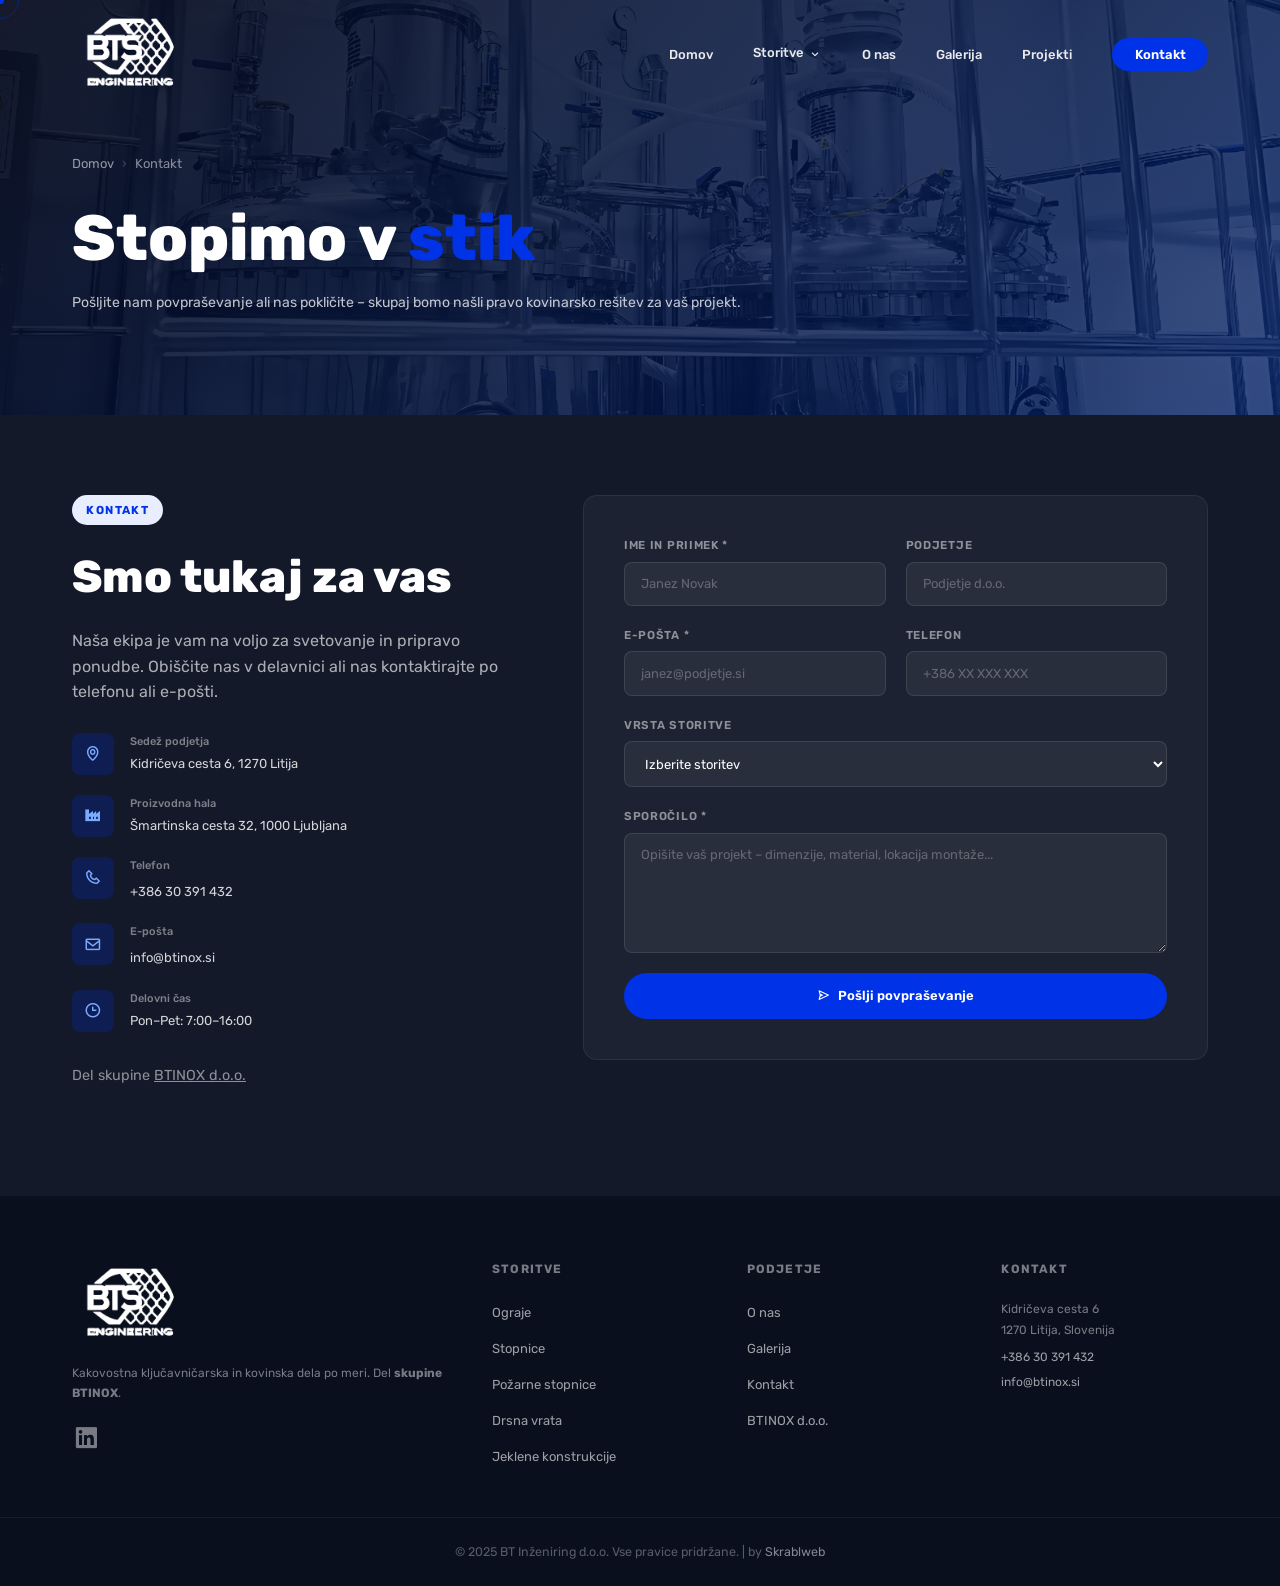
<file: kontakt.html>
﻿<!DOCTYPE html>
<html lang="sl">
<head>
    <meta charset="UTF-8">
    <meta name="viewport" content="width=device-width, initial-scale=1.0">
    <title>Kontakt | BT Inženiring – Skupina BTINOX</title>
    <meta name="description" content="Kontaktirajte BT Inženiring – pošljite povpraševanje za ograje, stopnice, drsna vrata ali jeklene konstrukcije. Kidričeva cesta 6, 1270 Litija.">
    <link rel="preconnect" href="https://fonts.googleapis.com">
    <link rel="preconnect" href="https://fonts.gstatic.com" crossorigin>
    <link href="https://fonts.googleapis.com/css2?family=Rubik:wght@300;400;500;600;700;800&family=Inter:wght@300;400;500;600&display=swap" rel="stylesheet">
    <link rel="stylesheet" href="https://unpkg.com/boxicons@2.1.4/css/boxicons.min.css">
    <link rel="stylesheet" href="css/base.css">
    <link rel="stylesheet" href="css/nav.css">
    <link rel="stylesheet" href="css/hero.css">
    <link rel="stylesheet" href="css/sections.css">
    <link rel="stylesheet" href="css/animations.css">
    <link rel="stylesheet" href="css/responsive.css">
    <link rel="stylesheet" href="css/subpages.css">
    <link rel="stylesheet" href="css/projekti.css">
</head>
<body>

<div class="cursor-dot" id="cursorDot"></div>
<div class="cursor-ring" id="cursorRing"></div>
<div class="progress-bar" id="progressBar"></div>

<nav class="nav" id="nav">
    <div class="nav__container">
        <a href="index.html" class="nav__logo"><img src="index/bts_logo.png" alt="BT Inženiring"></a>
        <ul class="nav__links" id="navLinks">
            <li><a href="index.html" class="nav__link">Domov</a></li>
            <li class="has-dropdown">
                <a href="index.html#storitve" class="nav__link">Storitve <i class='bx bx-chevron-down'></i></a>
                <ul class="nav__submenu">
                    <li><a href="ograje.html">Ograje</a></li>
                    <li><a href="stopnice.html">Stopnice</a></li>
                    <li><a href="pozarne-stopnice.html">Požarne stopnice</a></li>
                    <li><a href="drsna-vrata.html">Drsna vrata</a></li>
                    <li><a href="konstrukcije.html">Jeklene konstrukcije</a></li>
                    <li><a href="kljucavnicarska-dela.html">Ključavničarska dela</a></li>
                </ul>
            </li>
            <li><a href="o-nas.html" class="nav__link">O nas</a></li>
            <li><a href="galerija.html" class="nav__link">Galerija</a></li>
            <li><a href="projekti.html" class="nav__link">Projekti</a></li>
            <li><a href="kontakt.html" class="nav__link nav__link--cta">Kontakt</a></li>
        </ul>
        <button class="hamburger" id="hamburger" aria-label="Meni"><span></span><span></span><span></span></button>
    </div>
</nav>
<div class="mobile-menu" id="mobileMenu"><ul>
    <li><a href="index.html" class="mob-link">Domov</a></li>
                <li>
                <button class="mob-dropdown-toggle">Storitve <i class='bx bx-chevron-down'></i></button>
                <ul class="mob-submenu">
                    <li><a href="ograje.html" class="mob-sublink">Ograje</a></li>
                    <li><a href="stopnice.html" class="mob-sublink">Stopnice</a></li>
                    <li><a href="pozarne-stopnice.html" class="mob-sublink">Požarne stopnice</a></li>
                    <li><a href="drsna-vrata.html" class="mob-sublink">Drsna vrata</a></li>
                    <li><a href="konstrukcije.html" class="mob-sublink">Jeklene konstrukcije</a></li>
                    <li><a href="kljucavnicarska-dela.html" class="mob-sublink">Ključavničarska dela</a></li>
                </ul>
            </li>
    <li><a href="o-nas.html" class="mob-link">O nas</a></li>
    <li><a href="galerija.html" class="mob-link">Galerija</a></li>
    <li><a href="projekti.html" class="mob-link">Projekti</a></li>
    <li><a href="kontakt.html" class="mob-link">Kontakt</a></li>
</ul></div>
<div class="mob-overlay" id="mobOverlay"></div>

<!-- PAGE HERO -->
<section class="page-hero">
    <div class="page-hero__bg" style="background-image: url('index/slika_za_naslov.png');"></div>
    <div class="page-hero__overlay"></div>
    <div class="page-hero__content container">
        <nav class="breadcrumb" aria-label="Breadcrumb">
            <a href="index.html">Domov</a>
            <span class="breadcrumb__sep">›</span>
            <span>Kontakt</span>
        </nav>
        <h1 class="page-hero__title">Stopimo v <span>stik</span></h1>
        <p class="page-hero__sub">Pošljite nam povpraševanje ali nas pokličite – skupaj bomo našli pravo kovinarsko rešitev za vaš projekt.</p>
    </div>
</section>

<!-- CONTACT SECTION -->
<section class="contact-page">
    <div class="container">
        <div class="contact-page__grid">

            <!-- LEFT: Info -->
            <div class="contact-info reveal">
                <span class="section-tag">Kontakt</span>
                <h2>Smo tukaj za vas</h2>
                <p>Naša ekipa je vam na voljo za svetovanje in pripravo ponudbe. Obiščite nas v delavnici ali nas kontaktirajte po telefonu ali e-pošti.</p>

                <div class="contact-items">
                    <div class="c-item">
                        <div class="c-item__icon"><i class='bx bx-map'></i></div>
                        <div>
                            <strong>Sedež podjetja</strong>
                            <p>Kidričeva cesta 6, 1270 Litija</p>
                        </div>
                    </div>
                    <div class="c-item">
                        <div class="c-item__icon"><i class='bx bxs-factory'></i></div>
                        <div>
                            <strong>Proizvodna hala</strong>
                            <p>Šmartinska cesta 32, 1000 Ljubljana</p>
                        </div>
                    </div>
                    <div class="c-item">
                        <div class="c-item__icon"><i class='bx bx-phone'></i></div>
                        <div>
                            <strong>Telefon</strong>
                            <a href="tel:+38630391432">+386 30 391 432</a>
                        </div>
                    </div>
                    <div class="c-item">
                        <div class="c-item__icon"><i class='bx bx-envelope'></i></div>
                        <div>
                            <strong>E-pošta</strong>
                            <a href="mailto:info@btinox.si">info@btinox.si</a>
                        </div>
                    </div>
                    <div class="c-item">
                        <div class="c-item__icon"><i class='bx bx-time'></i></div>
                        <div>
                            <strong>Delovni čas</strong>
                            <p>Pon–Pet: 7:00–16:00</p>
                        </div>
                    </div>
                </div>

                <p style="margin-top: 2rem; font-size: 0.9rem; opacity: 0.8;">Del skupine <a href="https://btinox.si" target="_blank" rel="noopener" style="color: inherit; text-decoration: underline;">BTINOX d.o.o.</a></p>
            </div>

            <!-- RIGHT: Form -->
            <div class="contact-form reveal">
                <form action="https://formsubmit.co/info@btinox.si" method="POST">
                    <input type="hidden" name="_subject" value="Novo povpraševanje – BT Inženiring">
                    <input type="hidden" name="_captcha" value="false">
                    <div class="form-row">
                        <div class="form-group"><label>Ime in priimek *</label><input type="text" name="name" required placeholder="Janez Novak"></div>
                        <div class="form-group"><label>Podjetje</label><input type="text" name="company" placeholder="Podjetje d.o.o."></div>
                    </div>
                    <div class="form-row">
                        <div class="form-group"><label>E-pošta *</label><input type="email" name="email" required placeholder="janez@podjetje.si"></div>
                        <div class="form-group"><label>Telefon</label><input type="tel" name="phone" placeholder="+386 XX XXX XXX"></div>
                    </div>
                    <div class="form-group"><label>Vrsta storitve</label>
                        <select name="service">
                            <option value="" disabled selected>Izberite storitev</option>
                            <option>Ograje</option><option>Stopnice</option><option>Požarne stopnice</option>
                            <option>Drsna vrata</option><option>Jeklene konstrukcije</option>
                            <option>Ključavničarska dela</option><option>Drugo</option>
                        </select>
                    </div>
                    <div class="form-group"><label>Sporočilo *</label><textarea name="message" rows="6" required placeholder="Opišite vaš projekt – dimenzije, material, lokacija montaže..."></textarea></div>
                    <button type="submit" class="btn btn-primary btn-full"><i class='bx bx-send'></i> Pošlji povpraševanje</button>
                </form>
            </div>

        </div>
    </div>
</section>

<footer class="footer">
    <div class="footer__top">
        <div class="footer__brand">
            <div class="footer__logo"><img src="index/bts_logo.png" alt="BT Inženiring"></div>
            <p>Kakovostna ključavničarska in kovinska dela po meri. Del <strong>skupine BTINOX</strong>.</p>
            <a href="https://www.linkedin.com/company/btinox" target="_blank" class="footer__linkedin"><i class='bx bxl-linkedin-square'></i></a>
        </div>
        <div class="footer__col"><h4>Storitve</h4><ul>
            <li><a href="ograje.html">Ograje</a></li><li><a href="stopnice.html">Stopnice</a></li>
            <li><a href="pozarne-stopnice.html">Požarne stopnice</a></li><li><a href="drsna-vrata.html">Drsna vrata</a></li>
            <li><a href="konstrukcije.html">Jeklene konstrukcije</a></li>
        </ul></div>
        <div class="footer__col"><h4>Podjetje</h4><ul>
            <li><a href="o-nas.html">O nas</a></li><li><a href="galerija.html">Galerija</a></li>
            <li><a href="kontakt.html">Kontakt</a></li><li><a href="index.html">BTINOX d.o.o.</a></li>
        </ul></div>
        <div class="footer__col"><h4>Kontakt</h4>
            <p>Kidričeva cesta 6<br>1270 Litija, Slovenija</p>
            <a href="tel:+38630391432">+386 30 391 432</a>
            <a href="mailto:info@btinox.si">info@btinox.si</a>
        </div>
    </div>
    <div class="footer__bottom"><p>© 2025 BT Inženiring d.o.o. Vse pravice pridržane. | by <a href="https://skrablweb.si" target="_blank">Skrablweb</a></p></div>
</footer>
<script src="js/nav.js"></script>
<script src="js/animations.js"></script>
</body>
</html>
</file>
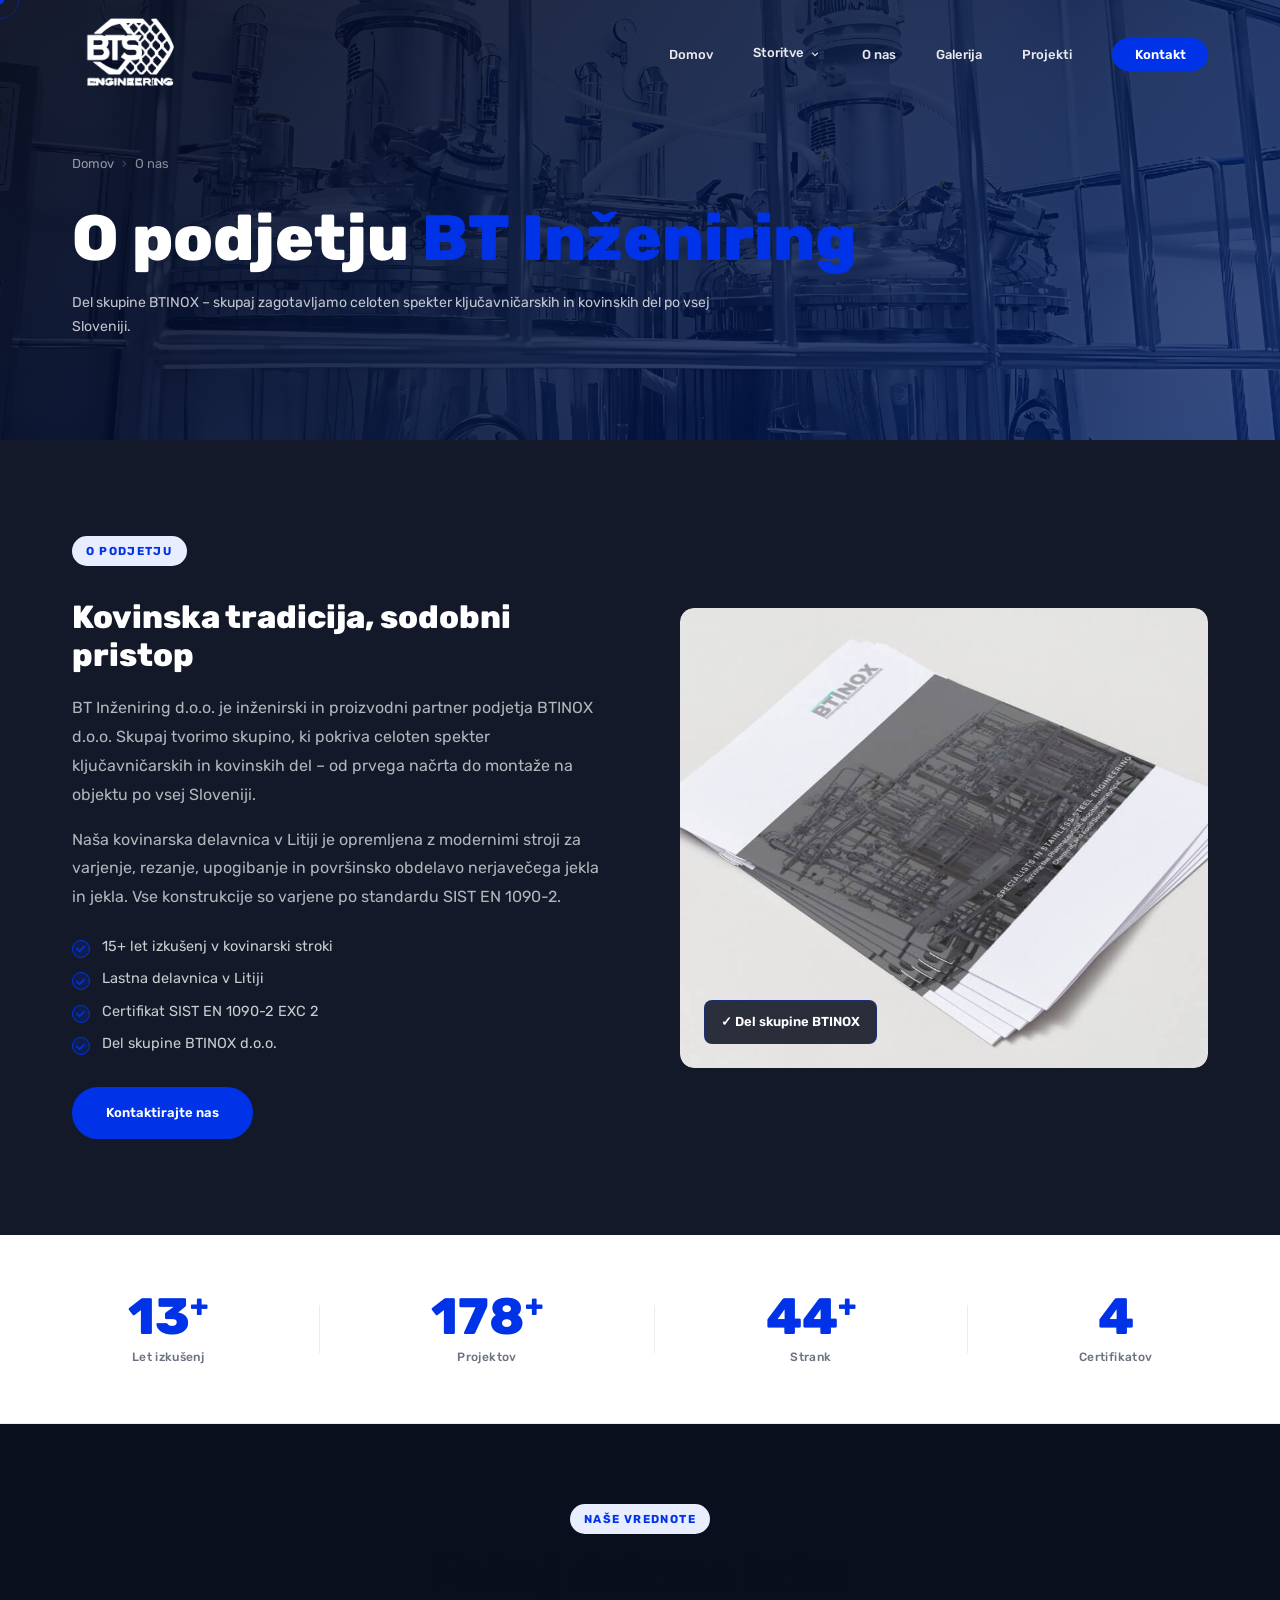
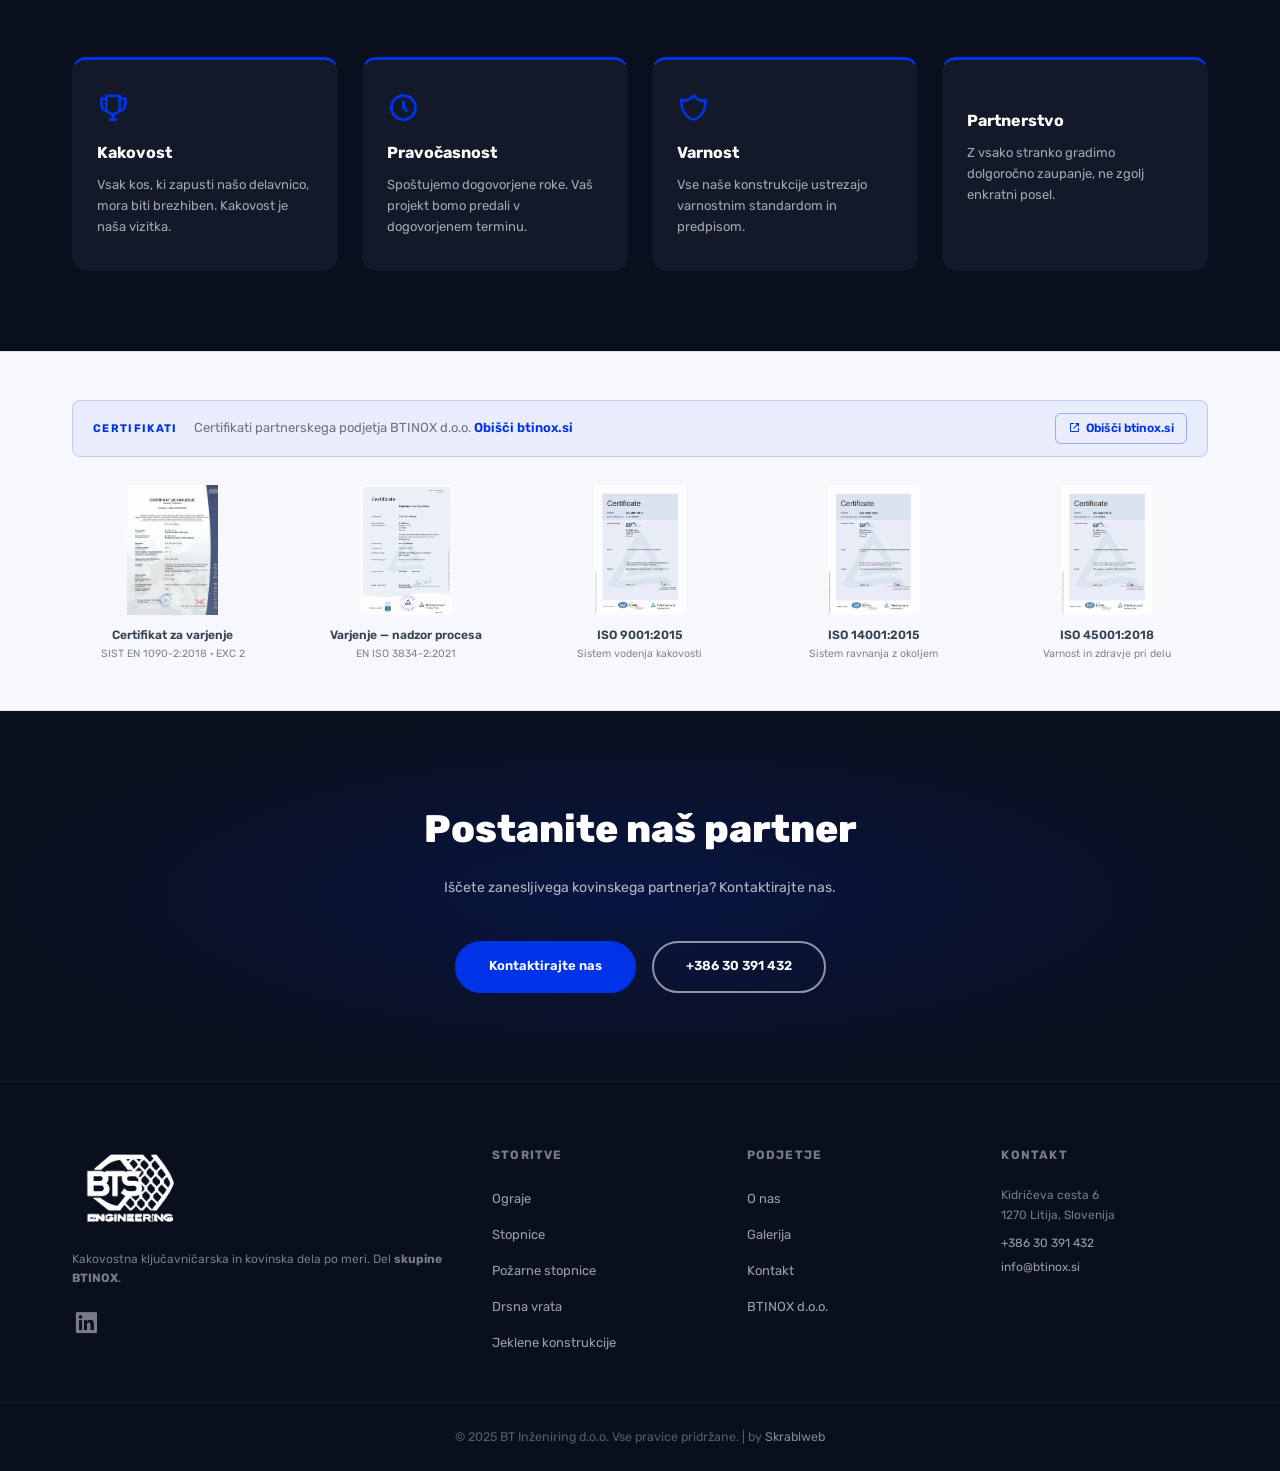
<file: o-nas.html>
﻿<!DOCTYPE html>
<html lang="sl">
<head>
    <meta charset="UTF-8">
    <meta name="viewport" content="width=device-width, initial-scale=1.0">
    <title>O nas | BT Inženiring – Skupina BTINOX</title>
    <meta name="description" content="BT Inženiring d.o.o. – spoznajte nas. Kakovostna ključavničarska in kovinska dela, del skupine BTINOX iz Litije.">
    <link rel="preconnect" href="https://fonts.googleapis.com">
    <link rel="preconnect" href="https://fonts.gstatic.com" crossorigin>
    <link href="https://fonts.googleapis.com/css2?family=Rubik:wght@300;400;500;600;700;800&family=Inter:wght@300;400;500;600&display=swap" rel="stylesheet">
    <link rel="stylesheet" href="https://unpkg.com/boxicons@2.1.4/css/boxicons.min.css">
    <link rel="stylesheet" href="css/base.css">
    <link rel="stylesheet" href="css/nav.css">
    <link rel="stylesheet" href="css/hero.css">
    <link rel="stylesheet" href="css/sections.css">
    <link rel="stylesheet" href="css/animations.css">
    <link rel="stylesheet" href="css/responsive.css">
    <link rel="stylesheet" href="css/subpages.css">
    <link rel="stylesheet" href="css/projekti.css">
</head>
<body>

<div class="cursor-dot" id="cursorDot"></div>
<div class="cursor-ring" id="cursorRing"></div>
<div class="progress-bar" id="progressBar"></div>

<nav class="nav" id="nav">
    <div class="nav__container">
        <a href="index.html" class="nav__logo"><img src="index/bts_logo.png" alt="BT Inženiring"></a>
        <ul class="nav__links" id="navLinks">
            <li><a href="index.html" class="nav__link">Domov</a></li>
            <li class="has-dropdown">
                <a href="index.html#storitve" class="nav__link">Storitve <i class='bx bx-chevron-down'></i></a>
                <ul class="nav__submenu">
                    <li><a href="ograje.html">Ograje</a></li>
                    <li><a href="stopnice.html">Stopnice</a></li>
                    <li><a href="pozarne-stopnice.html">Požarne stopnice</a></li>
                    <li><a href="drsna-vrata.html">Drsna vrata</a></li>
                    <li><a href="konstrukcije.html">Jeklene konstrukcije</a></li>
                    <li><a href="kljucavnicarska-dela.html">Ključavničarska dela</a></li>
                </ul>
            </li>
            <li><a href="o-nas.html" class="nav__link">O nas</a></li>
            <li><a href="galerija.html" class="nav__link">Galerija</a></li>
            <li><a href="projekti.html" class="nav__link">Projekti</a></li>
            <li><a href="kontakt.html" class="nav__link nav__link--cta">Kontakt</a></li>
        </ul>
        <button class="hamburger" id="hamburger" aria-label="Meni"><span></span><span></span><span></span></button>
    </div>
</nav>
<div class="mobile-menu" id="mobileMenu"><ul>
    <li><a href="index.html" class="mob-link">Domov</a></li>
                <li>
                <button class="mob-dropdown-toggle">Storitve <i class='bx bx-chevron-down'></i></button>
                <ul class="mob-submenu">
                    <li><a href="ograje.html" class="mob-sublink">Ograje</a></li>
                    <li><a href="stopnice.html" class="mob-sublink">Stopnice</a></li>
                    <li><a href="pozarne-stopnice.html" class="mob-sublink">Požarne stopnice</a></li>
                    <li><a href="drsna-vrata.html" class="mob-sublink">Drsna vrata</a></li>
                    <li><a href="konstrukcije.html" class="mob-sublink">Jeklene konstrukcije</a></li>
                    <li><a href="kljucavnicarska-dela.html" class="mob-sublink">Ključavničarska dela</a></li>
                </ul>
            </li>
    <li><a href="o-nas.html" class="mob-link">O nas</a></li>
    <li><a href="galerija.html" class="mob-link">Galerija</a></li>
    <li><a href="projekti.html" class="mob-link">Projekti</a></li>
    <li><a href="kontakt.html" class="mob-link">Kontakt</a></li>
</ul></div>
<div class="mob-overlay" id="mobOverlay"></div>

<!-- PAGE HERO -->
<section class="page-hero">
    <div class="page-hero__bg" style="background-image: url('index/slika_za_naslov.png');"></div>
    <div class="page-hero__overlay"></div>
    <div class="page-hero__content container">
        <nav class="breadcrumb" aria-label="Breadcrumb">
            <a href="index.html">Domov</a>
            <span class="breadcrumb__sep">›</span>
            <span>O nas</span>
        </nav>
        <h1 class="page-hero__title">O podjetju <span>BT Inženiring</span></h1>
        <p class="page-hero__sub">Del skupine BTINOX – skupaj zagotavljamo celoten spekter ključavničarskih in kovinskih del po vsej Sloveniji.</p>
    </div>
</section>

<!-- ABOUT INTRO -->
<section class="svc-intro">
    <div class="container svc-intro__grid">
        <div class="svc-intro__text reveal">
            <span class="section-tag">O podjetju</span>
            <h2>Kovinska tradicija, sodobni pristop</h2>
            <p>BT Inženiring d.o.o. je inženirski in proizvodni partner podjetja BTINOX d.o.o. Skupaj tvorimo skupino, ki pokriva celoten spekter ključavničarskih in kovinskih del – od prvega načrta do montaže na objektu po vsej Sloveniji.</p>
            <p>Naša kovinarska delavnica v Litiji je opremljena z modernimi stroji za varjenje, rezanje, upogibanje in površinsko obdelavo nerjavečega jekla in jekla. Vse konstrukcije so varjene po standardu SIST EN 1090-2.</p>
            <ul class="chk-list">
                <li>15+ let izkušenj v kovinarski stroki</li>
                <li>Lastna delavnica v Litiji</li>
                <li>Certifikat SIST EN 1090-2 EXC 2</li>
                <li>Del skupine BTINOX d.o.o.</li>
            </ul>
            <a href="kontakt.html" class="btn btn-primary">Kontaktirajte nas</a>
        </div>
        <div class="svc-intro__img reveal">
            <div class="svc-intro__img-wrap">
                <img src="index/storitve_o_nas.jpg" alt="BT Inženiring delavnica">
                <div class="svc-intro__badge">&#10003; Del skupine BTINOX</div>
            </div>
        </div>
    </div>
</section>

<!-- STATS -->
<section class="stats">
    <div class="stats__inner">
        <div class="stat reveal">
            <span class="stat__num">15<span class="stat__plus">+</span></span>
            <span class="stat__lbl">Let izkušenj</span>
        </div>
        <div class="stat-divider"></div>
        <div class="stat reveal">
            <span class="stat__num">200<span class="stat__plus">+</span></span>
            <span class="stat__lbl">Projektov</span>
        </div>
        <div class="stat-divider"></div>
        <div class="stat reveal">
            <span class="stat__num">50<span class="stat__plus">+</span></span>
            <span class="stat__lbl">Strank</span>
        </div>
        <div class="stat-divider"></div>
        <div class="stat reveal">
            <span class="stat__num">5</span>
            <span class="stat__lbl">Certifikatov</span>
        </div>
    </div>
</section>

<!-- VALUES -->
<section class="about-page-values">
    <div class="container">
        <div class="section-head reveal">
            <span class="section-tag">Naše vrednote</span>
            <h2>Zakaj delamo tako</h2>
        </div>
        <div class="values-grid">
            <div class="value-card reveal">
                <i class='bx bx-trophy'></i>
                <h3>Kakovost</h3>
                <p>Vsak kos, ki zapusti našo delavnico, mora biti brezhiben. Kakovost je naša vizitka.</p>
            </div>
            <div class="value-card reveal">
                <i class='bx bx-time-five'></i>
                <h3>Pravočasnost</h3>
                <p>Spoštujemo dogovorjene roke. Vaš projekt bomo predali v dogovorjenem terminu.</p>
            </div>
            <div class="value-card reveal">
                <i class='bx bx-shield-alt-2'></i>
                <h3>Varnost</h3>
                <p>Vse naše konstrukcije ustrezajo varnostnim standardom in predpisom.</p>
            </div>
            <div class="value-card reveal">
                <i class='bx bx-people'></i>
                <h3>Partnerstvo</h3>
                <p>Z vsako stranko gradimo dolgoročno zaupanje, ne zgolj enkratni posel.</p>
            </div>
        </div>
    </div>
</section>

<!-- CERTIFICATES -->
<section class="certifikati">
    <div class="container">
        <div class="cert-label reveal">
            <span class="cert-label__tag">Certifikati</span>
            <p class="cert-label__text">Certifikati partnerskega podjetja BTINOX d.o.o. <a href="https://btinox.si" target="_blank" rel="noopener" class="cert-label__link">Obišči btinox.si</a></p>
            <a href="https://btinox.si" target="_blank" rel="noopener" class="cert-label__btn">
                <i class='bx bx-link-external'></i> Obišči btinox.si
            </a>
        </div>
        <div class="cert-row">
            <div class="cert-item reveal">
                <img src="index/cert1.png" alt="Certifikat za varjenje SIST EN 1090-2">
                <span class="cert-name">Certifikat za varjenje<small>SIST EN 1090-2:2018 · EXC 2</small></span>
            </div>
            <div class="cert-item reveal">
                <img src="index/cert2.png" alt="Varjenje – nadzor procesa EN ISO 3834-2">
                <span class="cert-name">Varjenje — nadzor procesa<small>EN ISO 3834-2:2021</small></span>
            </div>
            <div class="cert-item reveal">
                <img src="index/cert3.png" alt="ISO 9001:2015">
                <span class="cert-name">ISO 9001:2015<small>Sistem vodenja kakovosti</small></span>
            </div>
            <div class="cert-item reveal">
                <img src="index/cert4.png" alt="ISO 14001:2015">
                <span class="cert-name">ISO 14001:2015<small>Sistem ravnanja z okoljem</small></span>
            </div>
            <div class="cert-item reveal">
                <img src="index/cert5.png" alt="ISO 45001:2018">
                <span class="cert-name">ISO 45001:2018<small>Varnost in zdravje pri delu</small></span>
            </div>
        </div>
    </div>
</section>

<!-- CTA BANNER -->
<section class="cta-banner">
    <div class="container">
        <h2 class="light">Postanite naš partner</h2>
        <p class="light">Iščete zanesljivega kovinskega partnerja? Kontaktirajte nas.</p>
        <div class="cta-banner__btns">
            <a href="kontakt.html" class="btn btn-primary">Kontaktirajte nas</a>
            <a href="tel:+38630391432" class="btn btn-ghost">+386 30 391 432</a>
        </div>
    </div>
</section>

<footer class="footer">
    <div class="footer__top">
        <div class="footer__brand">
            <div class="footer__logo"><img src="index/bts_logo.png" alt="BT Inženiring"></div>
            <p>Kakovostna ključavničarska in kovinska dela po meri. Del <strong>skupine BTINOX</strong>.</p>
            <a href="https://www.linkedin.com/company/btinox" target="_blank" class="footer__linkedin"><i class='bx bxl-linkedin-square'></i></a>
        </div>
        <div class="footer__col"><h4>Storitve</h4><ul>
            <li><a href="ograje.html">Ograje</a></li><li><a href="stopnice.html">Stopnice</a></li>
            <li><a href="pozarne-stopnice.html">Požarne stopnice</a></li><li><a href="drsna-vrata.html">Drsna vrata</a></li>
            <li><a href="konstrukcije.html">Jeklene konstrukcije</a></li>
        </ul></div>
        <div class="footer__col"><h4>Podjetje</h4><ul>
            <li><a href="o-nas.html">O nas</a></li><li><a href="galerija.html">Galerija</a></li>
            <li><a href="kontakt.html">Kontakt</a></li><li><a href="index.html">BTINOX d.o.o.</a></li>
        </ul></div>
        <div class="footer__col"><h4>Kontakt</h4>
            <p>Kidričeva cesta 6<br>1270 Litija, Slovenija</p>
            <a href="tel:+38630391432">+386 30 391 432</a>
            <a href="mailto:info@btinox.si">info@btinox.si</a>
        </div>
    </div>
    <div class="footer__bottom"><p>© 2025 BT Inženiring d.o.o. Vse pravice pridržane. | by <a href="https://skrablweb.si" target="_blank">Skrablweb</a></p></div>
</footer>
<script src="js/nav.js"></script>
<script src="js/animations.js"></script>
</body>
</html>
</file>
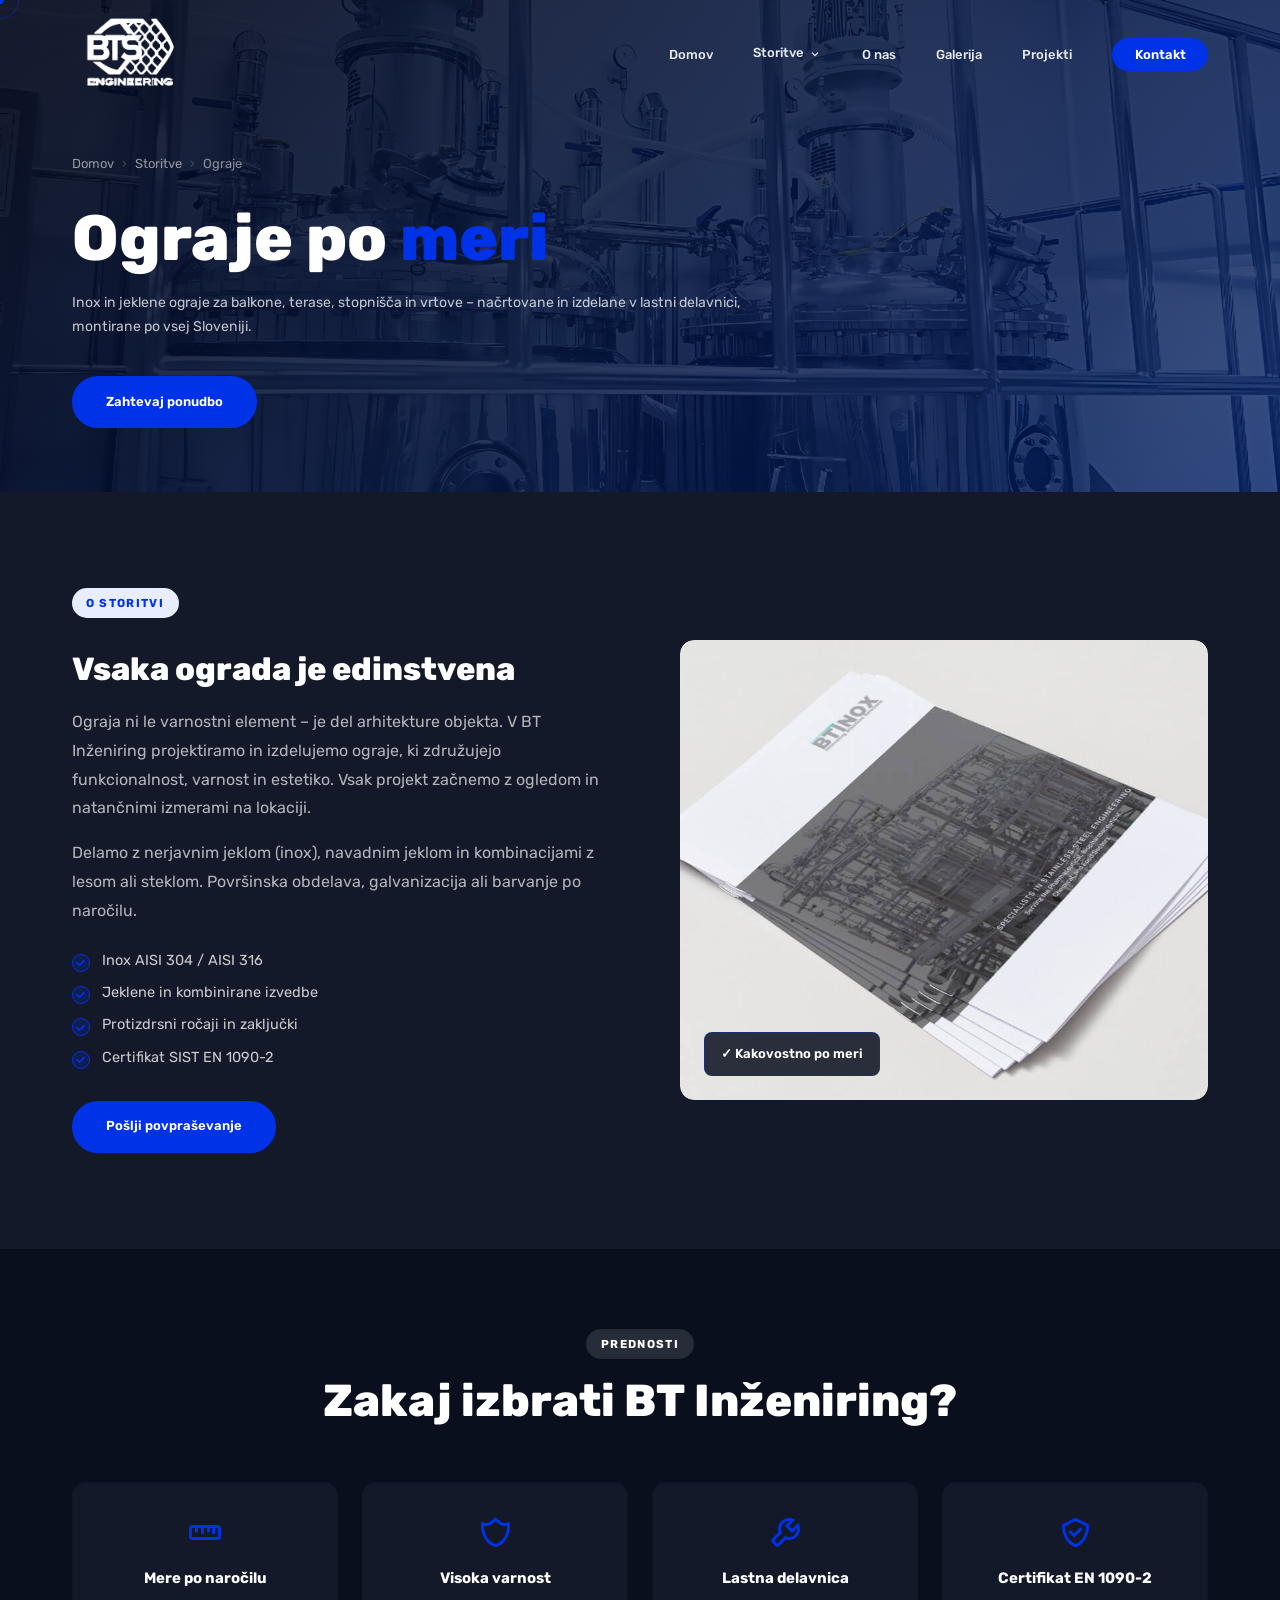
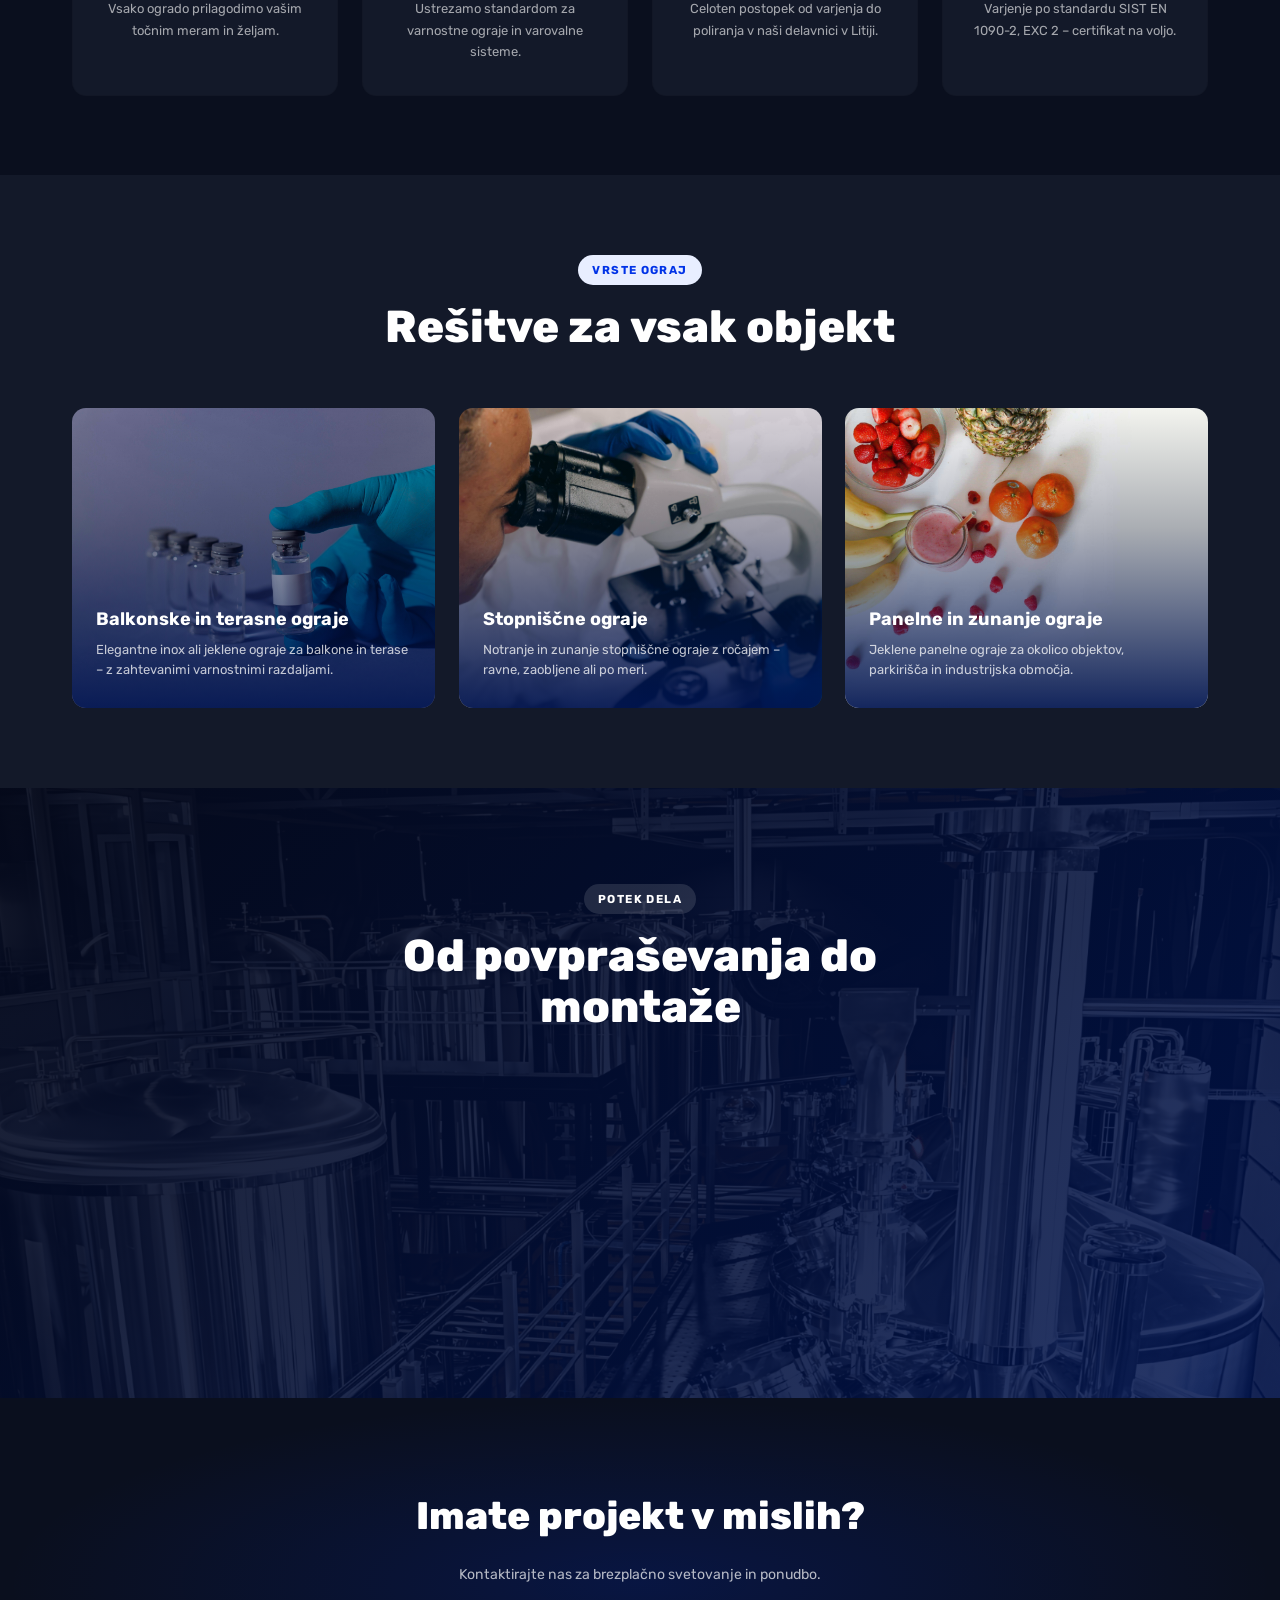
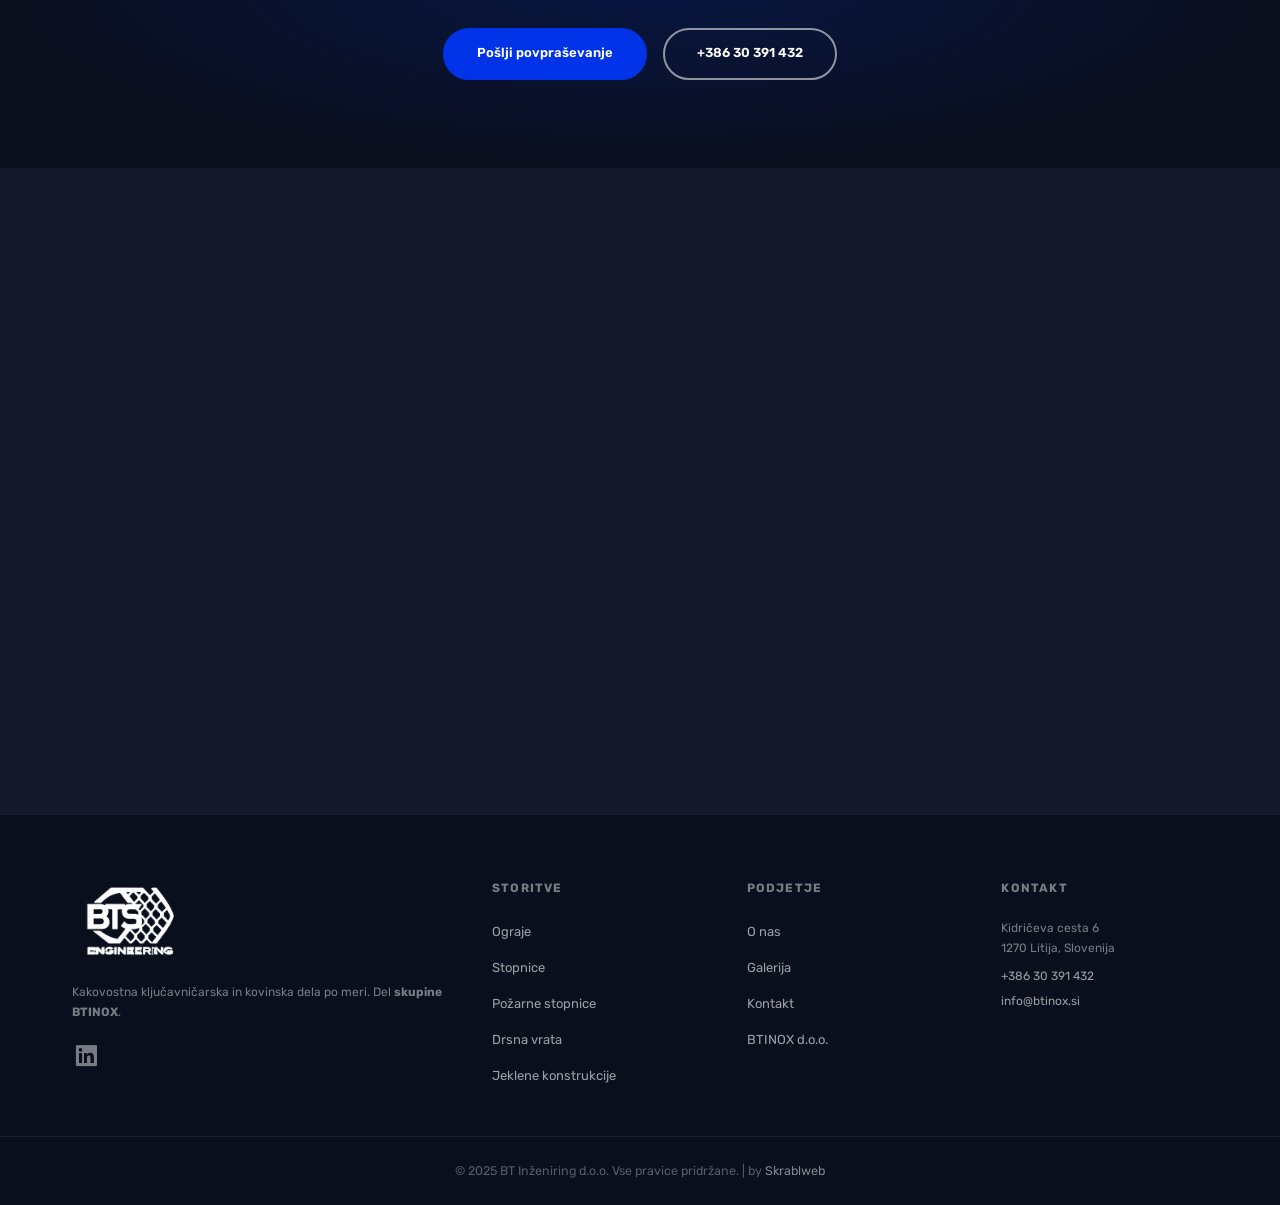
<file: ograje.html>
﻿<!DOCTYPE html>
<html lang="sl">
<head>
    <meta charset="UTF-8">
    <meta name="viewport" content="width=device-width, initial-scale=1.0">
    <title>Ograje po meri | BT Inženiring – Skupina BTINOX</title>
    <meta name="description" content="Kakovostne inox in jeklene ograje po meri – balkonske, stopniščne, panelne in zunanje ograje. Načrtovanje, proizvodnja in montaža po vsej Sloveniji.">
    <link rel="preconnect" href="https://fonts.googleapis.com">
    <link rel="preconnect" href="https://fonts.gstatic.com" crossorigin>
    <link href="https://fonts.googleapis.com/css2?family=Rubik:wght@300;400;500;600;700;800&family=Inter:wght@300;400;500;600&display=swap" rel="stylesheet">
    <link rel="stylesheet" href="https://unpkg.com/boxicons@2.1.4/css/boxicons.min.css">
    <link rel="stylesheet" href="css/base.css">
    <link rel="stylesheet" href="css/nav.css">
    <link rel="stylesheet" href="css/hero.css">
    <link rel="stylesheet" href="css/sections.css">
    <link rel="stylesheet" href="css/animations.css">
    <link rel="stylesheet" href="css/responsive.css">
    <link rel="stylesheet" href="css/subpages.css">
    <link rel="stylesheet" href="css/projekti.css">
</head>
<body>

<div class="cursor-dot" id="cursorDot"></div>
<div class="cursor-ring" id="cursorRing"></div>
<div class="progress-bar" id="progressBar"></div>

<nav class="nav" id="nav">
    <div class="nav__container">
        <a href="index.html" class="nav__logo">
            <img src="index/bts_logo.png" alt="BT Inženiring">
        </a>
        <ul class="nav__links" id="navLinks">
            <li><a href="index.html" class="nav__link">Domov</a></li>
            <li class="has-dropdown">
                <a href="index.html#storitve" class="nav__link">Storitve <i class='bx bx-chevron-down'></i></a>
                <ul class="nav__submenu">
                    <li><a href="ograje.html">Ograje</a></li>
                    <li><a href="stopnice.html">Stopnice</a></li>
                    <li><a href="pozarne-stopnice.html">Požarne stopnice</a></li>
                    <li><a href="drsna-vrata.html">Drsna vrata</a></li>
                    <li><a href="konstrukcije.html">Jeklene konstrukcije</a></li>
                    <li><a href="kljucavnicarska-dela.html">Ključavničarska dela</a></li>
                </ul>
            </li>
            <li><a href="o-nas.html" class="nav__link">O nas</a></li>
            <li><a href="galerija.html" class="nav__link">Galerija</a></li>
            <li><a href="projekti.html" class="nav__link">Projekti</a></li>
            <li><a href="kontakt.html" class="nav__link nav__link--cta">Kontakt</a></li>
        </ul>
        <button class="hamburger" id="hamburger" aria-label="Meni"><span></span><span></span><span></span></button>
    </div>
</nav>
<div class="mobile-menu" id="mobileMenu">
    <ul>
        <li><a href="index.html" class="mob-link">Domov</a></li>
                    <li>
                <button class="mob-dropdown-toggle">Storitve <i class='bx bx-chevron-down'></i></button>
                <ul class="mob-submenu">
                    <li><a href="ograje.html" class="mob-sublink">Ograje</a></li>
                    <li><a href="stopnice.html" class="mob-sublink">Stopnice</a></li>
                    <li><a href="pozarne-stopnice.html" class="mob-sublink">Požarne stopnice</a></li>
                    <li><a href="drsna-vrata.html" class="mob-sublink">Drsna vrata</a></li>
                    <li><a href="konstrukcije.html" class="mob-sublink">Jeklene konstrukcije</a></li>
                    <li><a href="kljucavnicarska-dela.html" class="mob-sublink">Ključavničarska dela</a></li>
                </ul>
            </li>
        <li><a href="o-nas.html" class="mob-link">O nas</a></li>
        <li><a href="galerija.html" class="mob-link">Galerija</a></li>
        <li><a href="projekti.html" class="mob-link">Projekti</a></li>
        <li><a href="kontakt.html" class="mob-link">Kontakt</a></li>
    </ul>
</div>
<div class="mob-overlay" id="mobOverlay"></div>

<!-- PAGE HERO -->
<section class="page-hero">
    <div class="page-hero__bg" style="background-image: url('index/slika_za_naslov.png');"></div>
    <div class="page-hero__overlay"></div>
    <div class="page-hero__content container">
        <nav class="breadcrumb" aria-label="Breadcrumb">
            <a href="index.html">Domov</a>
            <span class="breadcrumb__sep">›</span>
            <a href="index.html#storitve">Storitve</a>
            <span class="breadcrumb__sep">›</span>
            <span>Ograje</span>
        </nav>
        <h1 class="page-hero__title">Ograje po <span>meri</span></h1>
        <p class="page-hero__sub">Inox in jeklene ograje za balkone, terase, stopnišča in vrtove – načrtovane in izdelane v lastni delavnici, montirane po vsej Sloveniji.</p>
        <a href="kontakt.html" class="btn btn-primary">Zahtevaj ponudbo</a>
    </div>
</section>

<!-- SVC INTRO -->
<section class="svc-intro">
    <div class="container svc-intro__grid">
        <div class="svc-intro__text reveal">
            <span class="section-tag">O storitvi</span>
            <h2>Vsaka ograda je edinstvena</h2>
            <p>Ograja ni le varnostni element – je del arhitekture objekta. V BT Inženiring projektiramo in izdelujemo ograje, ki združujejo funkcionalnost, varnost in estetiko. Vsak projekt začnemo z ogledom in natančnimi izmerami na lokaciji.</p>
            <p>Delamo z nerjavnim jeklom (inox), navadnim jeklom in kombinacijami z lesom ali steklom. Površinska obdelava, galvanizacija ali barvanje po naročilu.</p>
            <ul class="chk-list">
                <li>Inox AISI 304 / AISI 316</li>
                <li>Jeklene in kombinirane izvedbe</li>
                <li>Protizdrsni ročaji in zaključki</li>
                <li>Certifikat SIST EN 1090-2</li>
            </ul>
            <a href="kontakt.html" class="btn btn-primary">Pošlji povpraševanje</a>
        </div>
        <div class="svc-intro__img reveal">
            <div class="svc-intro__img-wrap">
                <img src="index/storitve_o_nas.jpg" alt="Ograje po meri – BT Inženiring">
                <div class="svc-intro__badge">&#10003; Kakovostno po meri</div>
            </div>
        </div>
    </div>
</section>

<!-- FEATURES SECTION -->
<section class="features-section">
    <div class="container">
        <div class="section-head section-head--light reveal">
            <span class="section-tag section-tag--light">Prednosti</span>
            <h2 class="light">Zakaj izbrati BT Inženiring?</h2>
        </div>
        <div class="features-grid">
            <div class="feat-card reveal">
                <i class='bx bx-ruler'></i>
                <h3>Mere po naročilu</h3>
                <p>Vsako ogrado prilagodimo vašim točnim meram in željam.</p>
            </div>
            <div class="feat-card reveal">
                <i class='bx bx-shield-alt-2'></i>
                <h3>Visoka varnost</h3>
                <p>Ustrezamo standardom za varnostne ograje in varovalne sisteme.</p>
            </div>
            <div class="feat-card reveal">
                <i class='bx bx-wrench'></i>
                <h3>Lastna delavnica</h3>
                <p>Celoten postopek od varjenja do poliranja v naši delavnici v Litiji.</p>
            </div>
            <div class="feat-card reveal">
                <i class='bx bx-check-shield'></i>
                <h3>Certifikat EN 1090-2</h3>
                <p>Varjenje po standardu SIST EN 1090-2, EXC 2 – certifikat na voljo.</p>
            </div>
        </div>
    </div>
</section>

<!-- TYPES SECTION -->
<section class="types-section">
    <div class="container">
        <div class="section-head reveal">
            <span class="section-tag">Vrste ograj</span>
            <h2>Rešitve za vsak objekt</h2>
        </div>
        <div class="types-grid">
            <div class="type-card reveal">
                <div class="type-card__bg" style="background-image: url('index/farmacija.jpg');"></div>
                <div class="type-card__body">
                    <h3>Balkonske in terasne ograje</h3>
                    <p>Elegantne inox ali jeklene ograje za balkone in terase – z zahtevanimi varnostnimi razdaljami.</p>
                </div>
            </div>
            <div class="type-card reveal">
                <div class="type-card__bg" style="background-image: url('index/biofarmacija.jpg');"></div>
                <div class="type-card__body">
                    <h3>Stopniščne ograje</h3>
                    <p>Notranje in zunanje stopniščne ograje z ročajem – ravne, zaobljene ali po meri.</p>
                </div>
            </div>
            <div class="type-card reveal">
                <div class="type-card__bg" style="background-image: url('index/prehrambena_industrija.jpg');"></div>
                <div class="type-card__body">
                    <h3>Panelne in zunanje ograje</h3>
                    <p>Jeklene panelne ograje za okolico objektov, parkirišča in industrijska območja.</p>
                </div>
            </div>
        </div>
    </div>
</section>

<!-- PROCES SECTION -->
<section class="proces" style="background-image: url('index/gospodarske_panoge.png');">
    <div class="container">
        <div class="section-head section-head--light reveal">
            <span class="section-tag section-tag--light">Potek dela</span>
            <h2 class="light">Od povpraševanja do montaže</h2>
        </div>
        <div class="steps">
            <div class="step reveal">
                <div class="step__num">01</div>
                <h3>Povpraševanje in izmere</h3>
                <p>Kontaktirajte nas in dogovorimo se za brezplačen ogled ter natančne izmere na lokaciji.</p>
            </div>
            <div class="step-arrow reveal">›</div>
            <div class="step reveal">
                <div class="step__num">02</div>
                <h3>Načrtovanje in ponudba</h3>
                <p>Pripravimo tehnično dokumentacijo in cenovno ponudbo prilagojeno vašim zahtevam.</p>
            </div>
            <div class="step-arrow reveal">›</div>
            <div class="step reveal">
                <div class="step__num">03</div>
                <h3>Proizvodnja v delavnici</h3>
                <p>Ograje varimo, brusimo in površinsko obdelamo v naši delavnici v Litiji.</p>
            </div>
            <div class="step-arrow reveal">›</div>
            <div class="step reveal">
                <div class="step__num">04</div>
                <h3>Dostava in montaža</h3>
                <p>Poskrbimo za dostavo in strokovno montažo na vaši lokaciji po vsej Sloveniji.</p>
            </div>
        </div>
    </div>
</section>

<!-- CTA BANNER -->
<section class="cta-banner">
    <div class="container">
        <h2 class="light">Imate projekt v mislih?</h2>
        <p class="light">Kontaktirajte nas za brezplačno svetovanje in ponudbo.</p>
        <div class="cta-banner__btns">
            <a href="kontakt.html" class="btn btn-primary">Pošlji povpraševanje</a>
            <a href="tel:+38630391432" class="btn btn-ghost">+386 30 391 432</a>
        </div>
    </div>
</section>

<!-- RELATED SERVICES -->
<section class="related-services">
    <div class="container">
        <div class="section-head reveal">
            <span class="section-tag">Več storitev</span>
            <h2>Odkrijte tudi ostale storitve</h2>
        </div>
        <div class="services-grid">
            <div class="svc-card reveal">
                <div class="svc-card__icon"><i class='bx bx-trending-up'></i></div>
                <h3>Stopnice</h3>
                <p>Kovinske in inox stopnice po meri – ravne, spiralne ali dvokrake za vsak prostor.</p>
                <div class="svc-card__line"></div>
                <a href="stopnice.html" class="svc-card__more">Izvedite več <i class='bx bx-arrow-back bx-rotate-180'></i></a>
            </div>
            <div class="svc-card reveal">
                <div class="svc-card__icon"><i class='bx bx-exit'></i></div>
                <h3>Požarne stopnice</h3>
                <p>Jeklene požarne stopnice, skladne s predpisi – za stanovanjske in poslovne objekte.</p>
                <div class="svc-card__line"></div>
                <a href="pozarne-stopnice.html" class="svc-card__more">Izvedite več <i class='bx bx-arrow-back bx-rotate-180'></i></a>
            </div>
            <div class="svc-card reveal">
                <div class="svc-card__icon"><i class='bx bx-building'></i></div>
                <h3>Jeklene konstrukcije</h3>
                <p>Jeklene nosilne konstrukcije za nadstreške, mostičke in industrijske objekte.</p>
                <div class="svc-card__line"></div>
                <a href="konstrukcije.html" class="svc-card__more">Izvedite več <i class='bx bx-arrow-back bx-rotate-180'></i></a>
            </div>
        </div>
    </div>
</section>

<footer class="footer">
    <div class="footer__top">
        <div class="footer__brand">
            <div class="footer__logo"><img src="index/bts_logo.png" alt="BT Inženiring"></div>
            <p>Kakovostna ključavničarska in kovinska dela po meri. Del <strong>skupine BTINOX</strong>.</p>
            <a href="https://www.linkedin.com/company/btinox" target="_blank" class="footer__linkedin"><i class='bx bxl-linkedin-square'></i></a>
        </div>
        <div class="footer__col">
            <h4>Storitve</h4>
            <ul>
                <li><a href="ograje.html">Ograje</a></li>
                <li><a href="stopnice.html">Stopnice</a></li>
                <li><a href="pozarne-stopnice.html">Požarne stopnice</a></li>
                <li><a href="drsna-vrata.html">Drsna vrata</a></li>
                <li><a href="konstrukcije.html">Jeklene konstrukcije</a></li>
            </ul>
        </div>
        <div class="footer__col">
            <h4>Podjetje</h4>
            <ul>
                <li><a href="o-nas.html">O nas</a></li>
                <li><a href="galerija.html">Galerija</a></li>
                <li><a href="kontakt.html">Kontakt</a></li>
                <li><a href="index.html">BTINOX d.o.o.</a></li>
            </ul>
        </div>
        <div class="footer__col">
            <h4>Kontakt</h4>
            <p>Kidričeva cesta 6<br>1270 Litija, Slovenija</p>
            <a href="tel:+38630391432">+386 30 391 432</a>
            <a href="mailto:info@btinox.si">info@btinox.si</a>
        </div>
    </div>
    <div class="footer__bottom">
        <p>© 2025 BT Inženiring d.o.o. Vse pravice pridržane. | by <a href="https://skrablweb.si" target="_blank">Skrablweb</a></p>
    </div>
</footer>
<script src="js/nav.js"></script>
<script src="js/animations.js"></script>
</body>
</html>
</file>
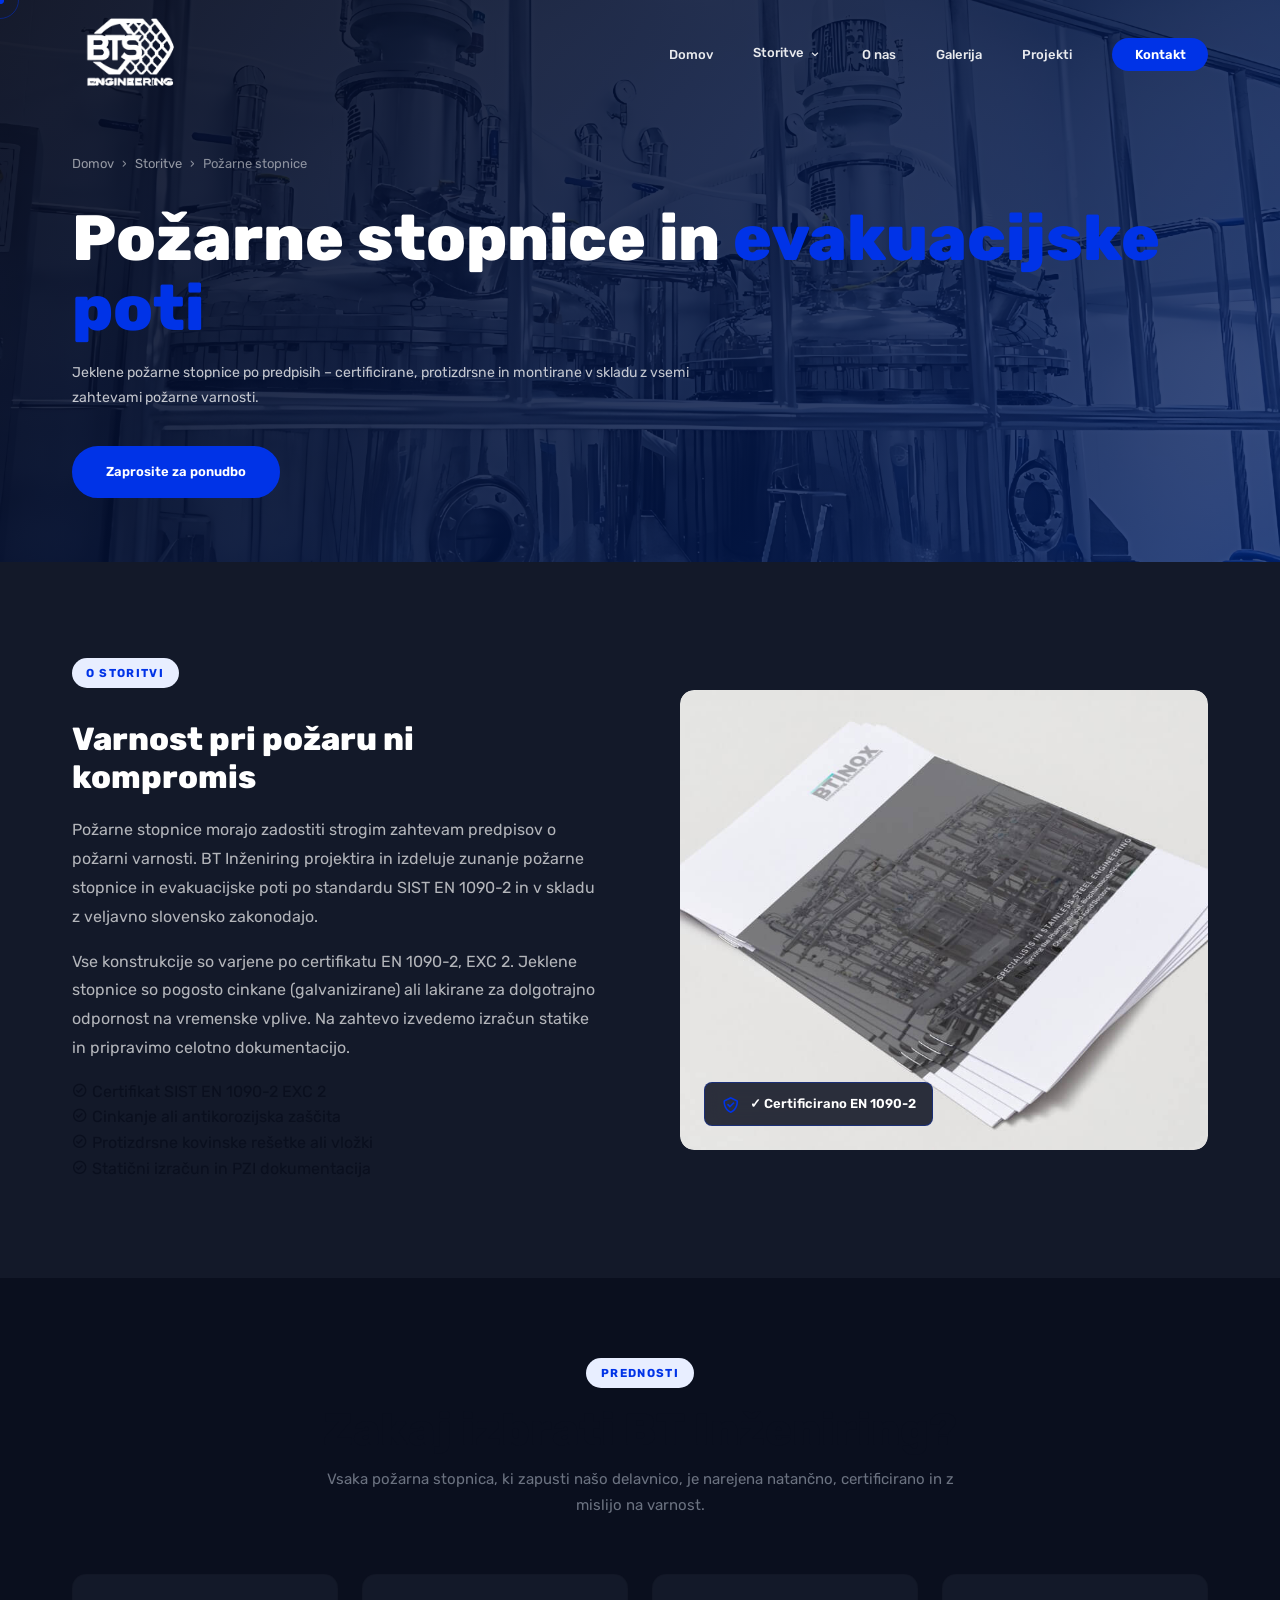
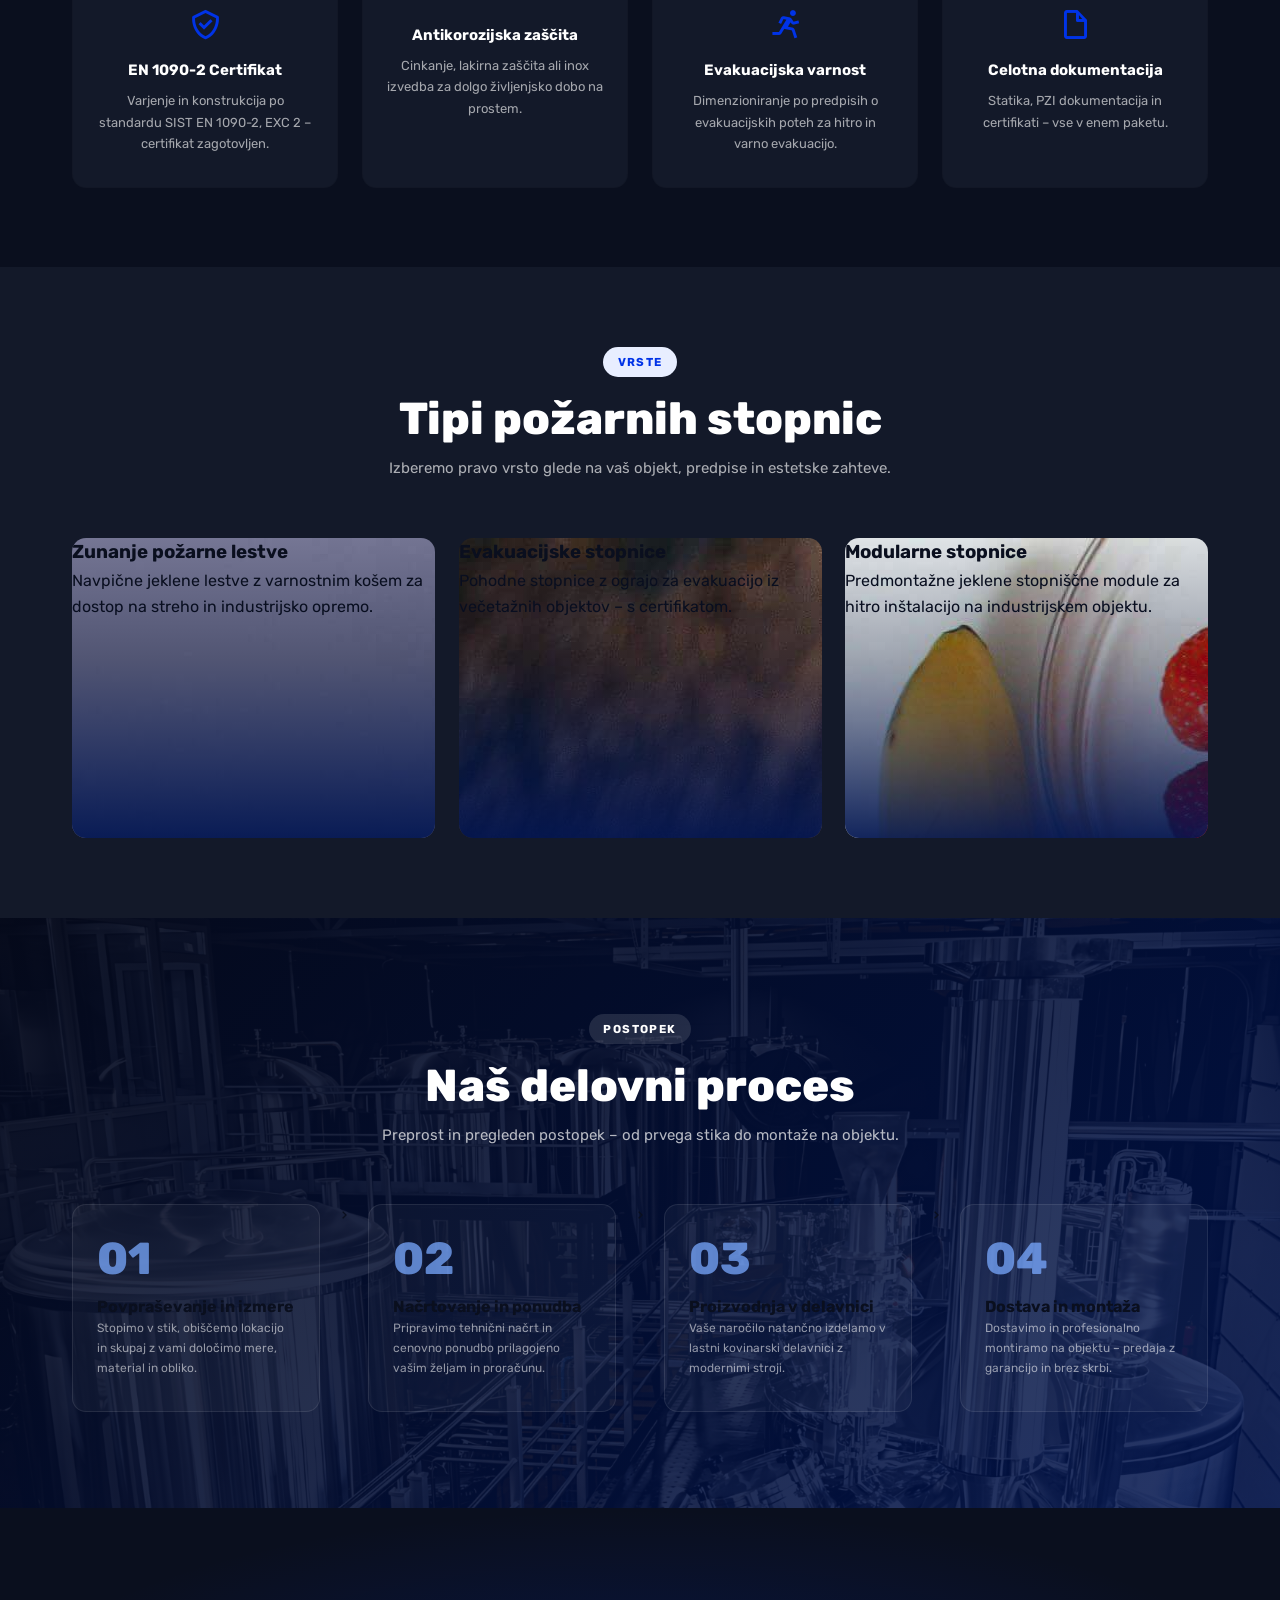
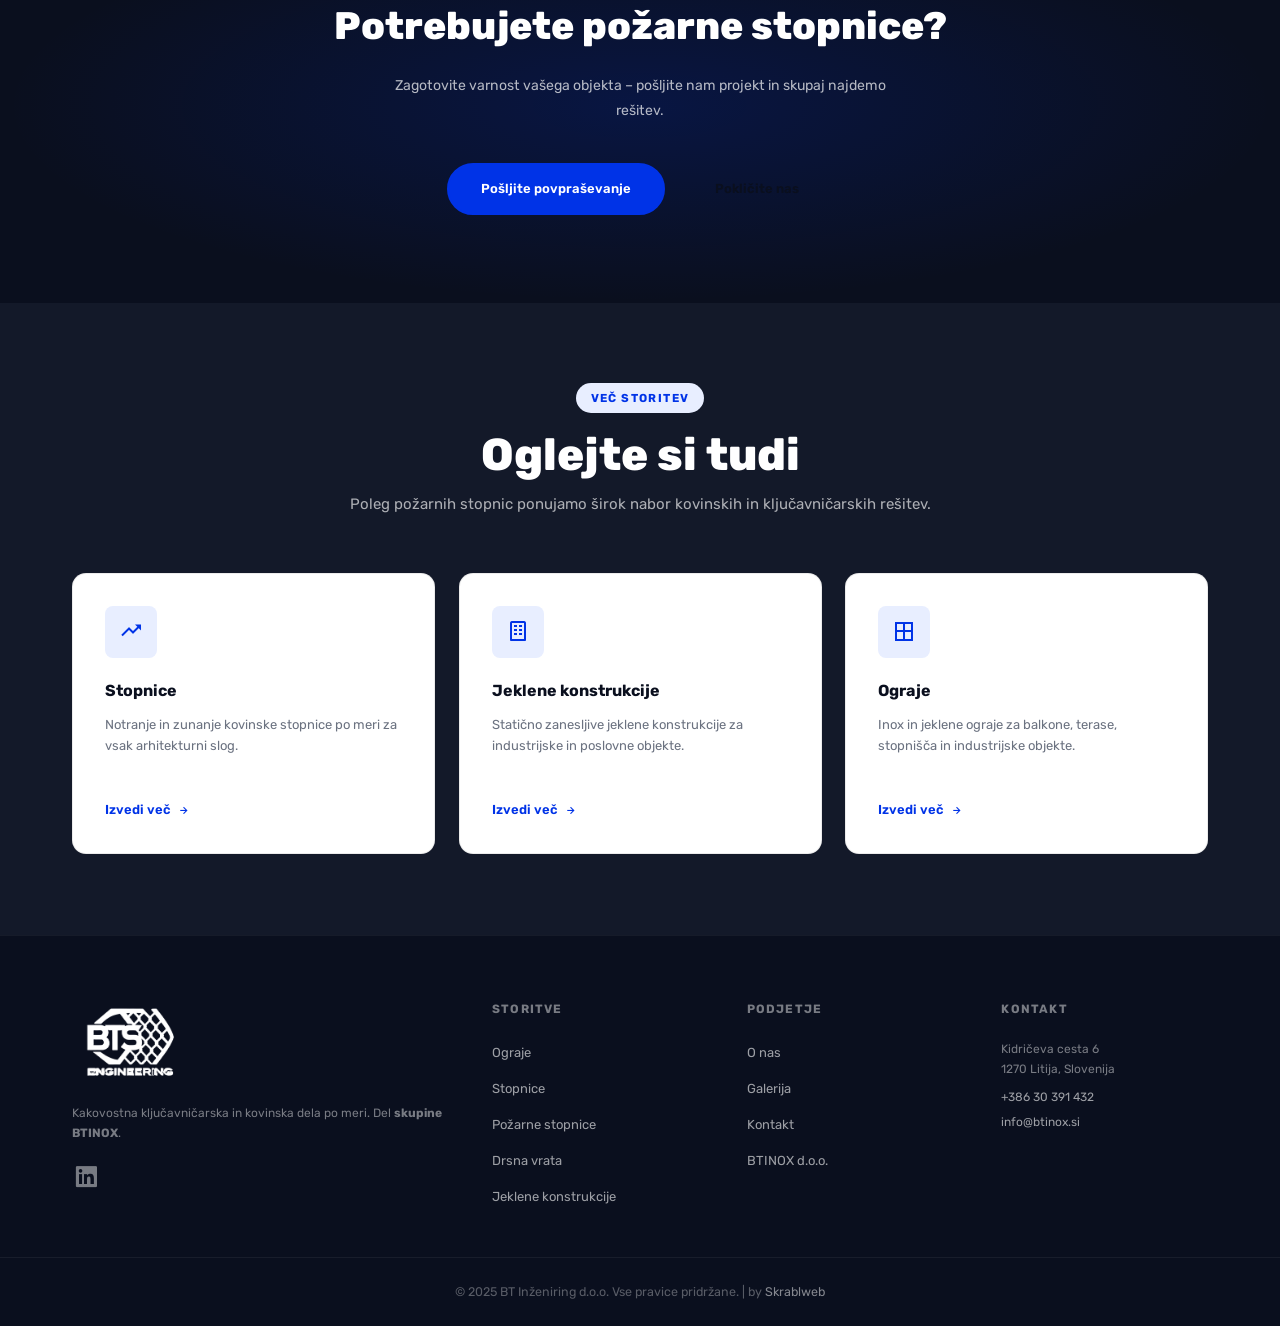
<file: pozarne-stopnice.html>
﻿<!DOCTYPE html>
<html lang="sl">
<head>
    <meta charset="UTF-8">
    <meta name="viewport" content="width=device-width, initial-scale=1.0">
    <title>Požarne stopnice | BT Inženiring – Skupina BTINOX</title>
    <meta name="description" content="Jeklene požarne stopnice in evakuacijske poti po standardu SIST EN 1090-2. Certifikat EXC 2, protizdrsne površine, montaža po vsej Sloveniji.">
    <link rel="preconnect" href="https://fonts.googleapis.com">
    <link rel="preconnect" href="https://fonts.gstatic.com" crossorigin>
    <link href="https://fonts.googleapis.com/css2?family=Rubik:wght@300;400;500;600;700;800&family=Inter:wght@300;400;500;600&display=swap" rel="stylesheet">
    <link rel="stylesheet" href="https://unpkg.com/boxicons@2.1.4/css/boxicons.min.css">
    <link rel="stylesheet" href="css/base.css">
    <link rel="stylesheet" href="css/nav.css">
    <link rel="stylesheet" href="css/hero.css">
    <link rel="stylesheet" href="css/sections.css">
    <link rel="stylesheet" href="css/animations.css">
    <link rel="stylesheet" href="css/responsive.css">
    <link rel="stylesheet" href="css/subpages.css">
    <link rel="stylesheet" href="css/projekti.css">
</head>
<body>

<div class="cursor-dot" id="cursorDot"></div>
<div class="cursor-ring" id="cursorRing"></div>
<div class="progress-bar" id="progressBar"></div>

<nav class="nav" id="nav">
    <div class="nav__container">
        <a href="index.html" class="nav__logo"><img src="index/bts_logo.png" alt="BT Inženiring"></a>
        <ul class="nav__links" id="navLinks">
            <li><a href="index.html" class="nav__link">Domov</a></li>
            <li class="has-dropdown">
                <a href="index.html#storitve" class="nav__link">Storitve <i class='bx bx-chevron-down'></i></a>
                <ul class="nav__submenu">
                    <li><a href="ograje.html">Ograje</a></li>
                    <li><a href="stopnice.html">Stopnice</a></li>
                    <li><a href="pozarne-stopnice.html">Požarne stopnice</a></li>
                    <li><a href="drsna-vrata.html">Drsna vrata</a></li>
                    <li><a href="konstrukcije.html">Jeklene konstrukcije</a></li>
                    <li><a href="kljucavnicarska-dela.html">Ključavničarska dela</a></li>
                </ul>
            </li>
            <li><a href="o-nas.html" class="nav__link">O nas</a></li>
            <li><a href="galerija.html" class="nav__link">Galerija</a></li>
            <li><a href="projekti.html" class="nav__link">Projekti</a></li>
            <li><a href="kontakt.html" class="nav__link nav__link--cta">Kontakt</a></li>
        </ul>
        <button class="hamburger" id="hamburger" aria-label="Meni"><span></span><span></span><span></span></button>
    </div>
</nav>
<div class="mobile-menu" id="mobileMenu">
    <ul>
        <li><a href="index.html" class="mob-link">Domov</a></li>
                    <li>
                <button class="mob-dropdown-toggle">Storitve <i class='bx bx-chevron-down'></i></button>
                <ul class="mob-submenu">
                    <li><a href="ograje.html" class="mob-sublink">Ograje</a></li>
                    <li><a href="stopnice.html" class="mob-sublink">Stopnice</a></li>
                    <li><a href="pozarne-stopnice.html" class="mob-sublink">Požarne stopnice</a></li>
                    <li><a href="drsna-vrata.html" class="mob-sublink">Drsna vrata</a></li>
                    <li><a href="konstrukcije.html" class="mob-sublink">Jeklene konstrukcije</a></li>
                    <li><a href="kljucavnicarska-dela.html" class="mob-sublink">Ključavničarska dela</a></li>
                </ul>
            </li>
        <li><a href="o-nas.html" class="mob-link">O nas</a></li>
        <li><a href="galerija.html" class="mob-link">Galerija</a></li>
        <li><a href="projekti.html" class="mob-link">Projekti</a></li>
        <li><a href="kontakt.html" class="mob-link">Kontakt</a></li>
    </ul>
</div>
<div class="mob-overlay" id="mobOverlay"></div>

<!-- PAGE HERO -->
<section class="page-hero">
    <div class="page-hero__bg" style="background-image: url('index/slika_za_naslov.png');"></div>
    <div class="page-hero__overlay"></div>
    <div class="page-hero__content">
        <nav class="breadcrumb" aria-label="Breadcrumb">
            <a href="index.html">Domov</a>
            <span>›</span>
            <a href="index.html#storitve">Storitve</a>
            <span>›</span>
            <span>Požarne stopnice</span>
        </nav>
        <h1 class="page-hero__title">Požarne stopnice in <span>evakuacijske poti</span></h1>
        <p class="page-hero__sub">Jeklene požarne stopnice po predpisih – certificirane, protizdrsne in montirane v skladu z vsemi zahtevami požarne varnosti.</p>
        <a href="kontakt.html" class="btn btn-primary">Zaprosite za ponudbo</a>
    </div>
</section>

<!-- SVC INTRO -->
<section class="svc-intro">
    <div class="container">
        <div class="svc-intro__grid">
            <div class="svc-intro__text reveal">
                <div class="section-tag">O storitvi</div>
                <h2>Varnost pri požaru ni kompromis</h2>
                <p>Požarne stopnice morajo zadostiti strogim zahtevam predpisov o požarni varnosti. BT Inženiring projektira in izdeluje zunanje požarne stopnice in evakuacijske poti po standardu SIST EN 1090-2 in v skladu z veljavno slovensko zakonodajo.</p>
                <p>Vse konstrukcije so varjene po certifikatu EN 1090-2, EXC 2. Jeklene stopnice so pogosto cinkane (galvanizirane) ali lakirane za dolgotrajno odpornost na vremenske vplive. Na zahtevo izvedemo izračun statike in pripravimo celotno dokumentacijo.</p>
                <ul class="svc-intro__checklist">
                    <li><i class='bx bx-check-circle'></i> Certifikat SIST EN 1090-2 EXC 2</li>
                    <li><i class='bx bx-check-circle'></i> Cinkanje ali antikorozijska zaščita</li>
                    <li><i class='bx bx-check-circle'></i> Protizdrsne kovinske rešetke ali vložki</li>
                    <li><i class='bx bx-check-circle'></i> Statični izračun in PZI dokumentacija</li>
                </ul>
            </div>
            <div class="svc-intro__img reveal">
                <div class="svc-intro__img-wrap">
                    <img src="index/storitve_o_nas.jpg" alt="Požarne stopnice – BT Inženiring">
                    <div class="svc-intro__badge">
                        <i class='bx bx-check-shield'></i>
                        <span>✓ Certificirano EN 1090-2</span>
                    </div>
                </div>
            </div>
        </div>
    </div>
</section>

<!-- FEATURES -->
<section class="features-section">
    <div class="container">
        <div class="section-head reveal">
            <div class="section-tag">Prednosti</div>
            <h2>Zakaj izbrati BT Inženiring?</h2>
            <p>Vsaka požarna stopnica, ki zapusti našo delavnico, je narejena natančno, certificirano in z mislijo na varnost.</p>
        </div>
        <div class="features-grid">
            <div class="feat-card reveal">
                <div class="feat-card__icon"><i class='bx bx-check-shield'></i></div>
                <h3>EN 1090-2 Certifikat</h3>
                <p>Varjenje in konstrukcija po standardu SIST EN 1090-2, EXC 2 – certifikat zagotovljen.</p>
            </div>
            <div class="feat-card reveal">
                <div class="feat-card__icon"><i class='bx bx-rain'></i></div>
                <h3>Antikorozijska zaščita</h3>
                <p>Cinkanje, lakirna zaščita ali inox izvedba za dolgo življenjsko dobo na prostem.</p>
            </div>
            <div class="feat-card reveal">
                <div class="feat-card__icon"><i class='bx bx-run'></i></div>
                <h3>Evakuacijska varnost</h3>
                <p>Dimenzioniranje po predpisih o evakuacijskih poteh za hitro in varno evakuacijo.</p>
            </div>
            <div class="feat-card reveal">
                <div class="feat-card__icon"><i class='bx bx-file-blank'></i></div>
                <h3>Celotna dokumentacija</h3>
                <p>Statika, PZI dokumentacija in certifikati – vse v enem paketu.</p>
            </div>
        </div>
    </div>
</section>

<!-- TYPES -->
<section class="types-section">
    <div class="container">
        <div class="section-head reveal">
            <div class="section-tag">Vrste</div>
            <h2>Tipi požarnih stopnic</h2>
            <p>Izberemo pravo vrsto glede na vaš objekt, predpise in estetske zahteve.</p>
        </div>
        <div class="types-grid">
            <div class="type-card reveal" style="background-image: url('index/farmacija.jpg');">
                <div class="type-card__overlay"></div>
                <div class="type-card__content">
                    <h3>Zunanje požarne lestve</h3>
                    <p>Navpične jeklene lestve z varnostnim košem za dostop na streho in industrijsko opremo.</p>
                </div>
            </div>
            <div class="type-card reveal" style="background-image: url('index/biofarmacija.jpg');">
                <div class="type-card__overlay"></div>
                <div class="type-card__content">
                    <h3>Evakuacijske stopnice</h3>
                    <p>Pohodne stopnice z ograjo za evakuacijo iz večetažnih objektov – s certifikatom.</p>
                </div>
            </div>
            <div class="type-card reveal" style="background-image: url('index/prehrambena_industrija.jpg');">
                <div class="type-card__overlay"></div>
                <div class="type-card__content">
                    <h3>Modularne stopnice</h3>
                    <p>Predmontažne jeklene stopniščne module za hitro inštalacijo na industrijskem objektu.</p>
                </div>
            </div>
        </div>
    </div>
</section>

<!-- PROCES -->
<section class="proces" style="background-image: url('index/gospodarske_panoge.png');">
    <div class="container">
        <div class="section-head section-head--light reveal">
            <div class="section-tag section-tag--light">Postopek</div>
            <h2 class="light">Naš delovni proces</h2>
            <p class="light">Preprost in pregleden postopek – od prvega stika do montaže na objektu.</p>
        </div>
        <div class="steps reveal">
            <div class="step">
                <div class="step__num">01</div>
                <h4>Povpraševanje in izmere</h4>
                <p>Stopimo v stik, obiščemo lokacijo in skupaj z vami določimo mere, material in obliko.</p>
            </div>
            <div class="step__arrow"><i class='bx bx-chevron-right'></i></div>
            <div class="step">
                <div class="step__num">02</div>
                <h4>Načrtovanje in ponudba</h4>
                <p>Pripravimo tehnični načrt in cenovno ponudbo prilagojeno vašim željam in proračunu.</p>
            </div>
            <div class="step__arrow"><i class='bx bx-chevron-right'></i></div>
            <div class="step">
                <div class="step__num">03</div>
                <h4>Proizvodnja v delavnici</h4>
                <p>Vaše naročilo natančno izdelamo v lastni kovinarski delavnici z modernimi stroji.</p>
            </div>
            <div class="step__arrow"><i class='bx bx-chevron-right'></i></div>
            <div class="step">
                <div class="step__num">04</div>
                <h4>Dostava in montaža</h4>
                <p>Dostavimo in profesionalno montiramo na objektu – predaja z garancijo in brez skrbi.</p>
            </div>
        </div>
    </div>
</section>

<!-- CTA BANNER -->
<section class="cta-banner">
    <div class="container">
        <h2 class="light reveal">Potrebujete požarne stopnice?</h2>
        <p class="light reveal">Zagotovite varnost vašega objekta – pošljite nam projekt in skupaj najdemo rešitev.</p>
        <div class="cta-banner__btns reveal">
            <a href="kontakt.html" class="btn btn-primary">Pošljite povpraševanje</a>
            <a href="tel:+38630391432" class="btn btn-outline-light">Pokličite nas</a>
        </div>
    </div>
</section>

<!-- RELATED SERVICES -->
<section class="related-services">
    <div class="container">
        <div class="section-head reveal">
            <div class="section-tag">Več storitev</div>
            <h2>Oglejte si tudi</h2>
            <p>Poleg požarnih stopnic ponujamo širok nabor kovinskih in ključavničarskih rešitev.</p>
        </div>
        <div class="services-grid">
            <div class="svc-card reveal">
                <div class="svc-card__icon"><i class='bx bx-trending-up'></i></div>
                <h3>Stopnice</h3>
                <p>Notranje in zunanje kovinske stopnice po meri za vsak arhitekturni slog.</p>
                <div class="svc-card__line"></div>
                <a href="stopnice.html" class="svc-card__more">Izvedi več <i class='bx bx-right-arrow-alt'></i></a>
            </div>
            <div class="svc-card reveal">
                <div class="svc-card__icon"><i class='bx bx-building'></i></div>
                <h3>Jeklene konstrukcije</h3>
                <p>Statično zanesljive jeklene konstrukcije za industrijske in poslovne objekte.</p>
                <div class="svc-card__line"></div>
                <a href="konstrukcije.html" class="svc-card__more">Izvedi več <i class='bx bx-right-arrow-alt'></i></a>
            </div>
            <div class="svc-card reveal">
                <div class="svc-card__icon"><i class='bx bx-border-all'></i></div>
                <h3>Ograje</h3>
                <p>Inox in jeklene ograje za balkone, terase, stopnišča in industrijske objekte.</p>
                <div class="svc-card__line"></div>
                <a href="ograje.html" class="svc-card__more">Izvedi več <i class='bx bx-right-arrow-alt'></i></a>
            </div>
        </div>
    </div>
</section>

<footer class="footer">
    <div class="footer__top">
        <div class="footer__brand">
            <div class="footer__logo"><img src="index/bts_logo.png" alt="BT Inženiring"></div>
            <p>Kakovostna ključavničarska in kovinska dela po meri. Del <strong>skupine BTINOX</strong>.</p>
            <a href="https://www.linkedin.com/company/btinox" target="_blank" class="footer__linkedin"><i class='bx bxl-linkedin-square'></i></a>
        </div>
        <div class="footer__col"><h4>Storitve</h4><ul>
            <li><a href="ograje.html">Ograje</a></li>
            <li><a href="stopnice.html">Stopnice</a></li>
            <li><a href="pozarne-stopnice.html">Požarne stopnice</a></li>
            <li><a href="drsna-vrata.html">Drsna vrata</a></li>
            <li><a href="konstrukcije.html">Jeklene konstrukcije</a></li>
        </ul></div>
        <div class="footer__col"><h4>Podjetje</h4><ul>
            <li><a href="o-nas.html">O nas</a></li>
            <li><a href="galerija.html">Galerija</a></li>
            <li><a href="kontakt.html">Kontakt</a></li>
            <li><a href="index.html">BTINOX d.o.o.</a></li>
        </ul></div>
        <div class="footer__col"><h4>Kontakt</h4>
            <p>Kidričeva cesta 6<br>1270 Litija, Slovenija</p>
            <a href="tel:+38630391432">+386 30 391 432</a>
            <a href="mailto:info@btinox.si">info@btinox.si</a>
        </div>
    </div>
    <div class="footer__bottom"><p>© 2025 BT Inženiring d.o.o. Vse pravice pridržane. | by <a href="https://skrablweb.si" target="_blank">Skrablweb</a></p></div>
</footer>

<script src="js/nav.js"></script>
<script src="js/animations.js"></script>
</body>
</html>
</file>
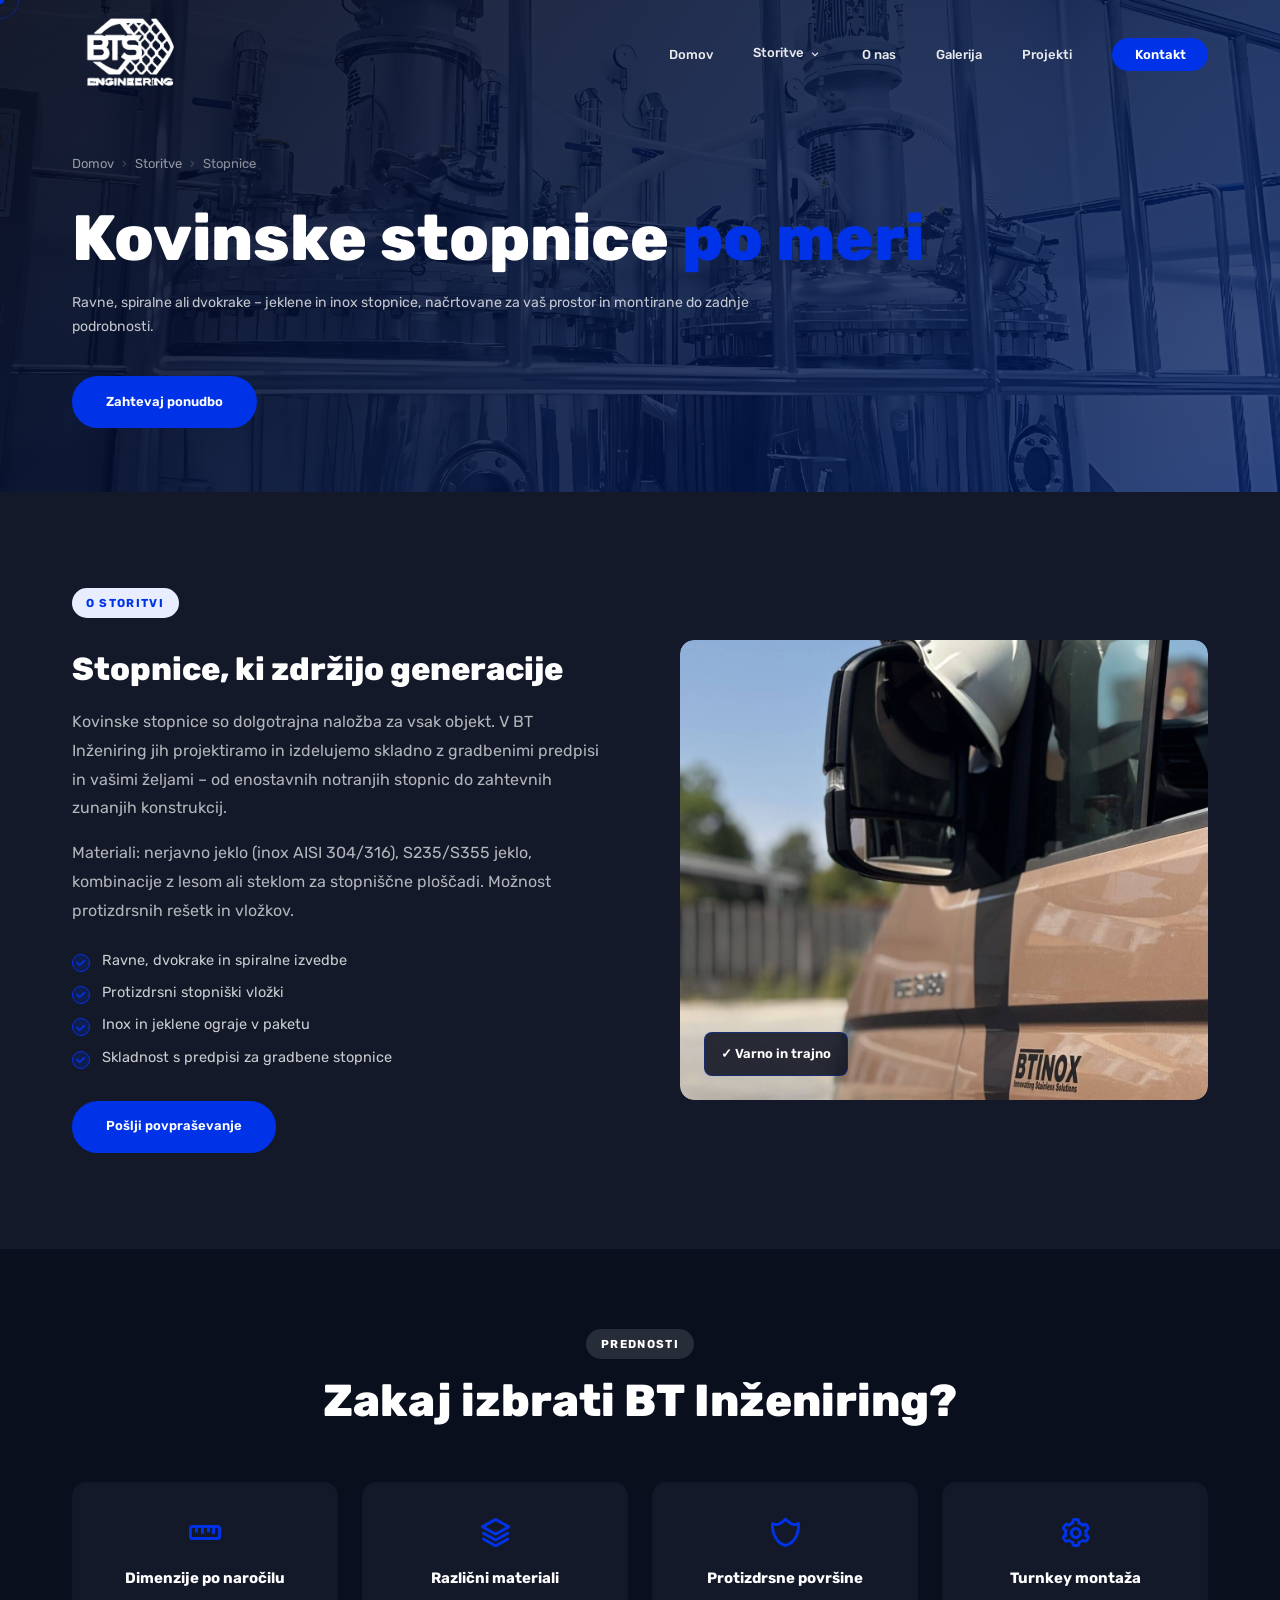
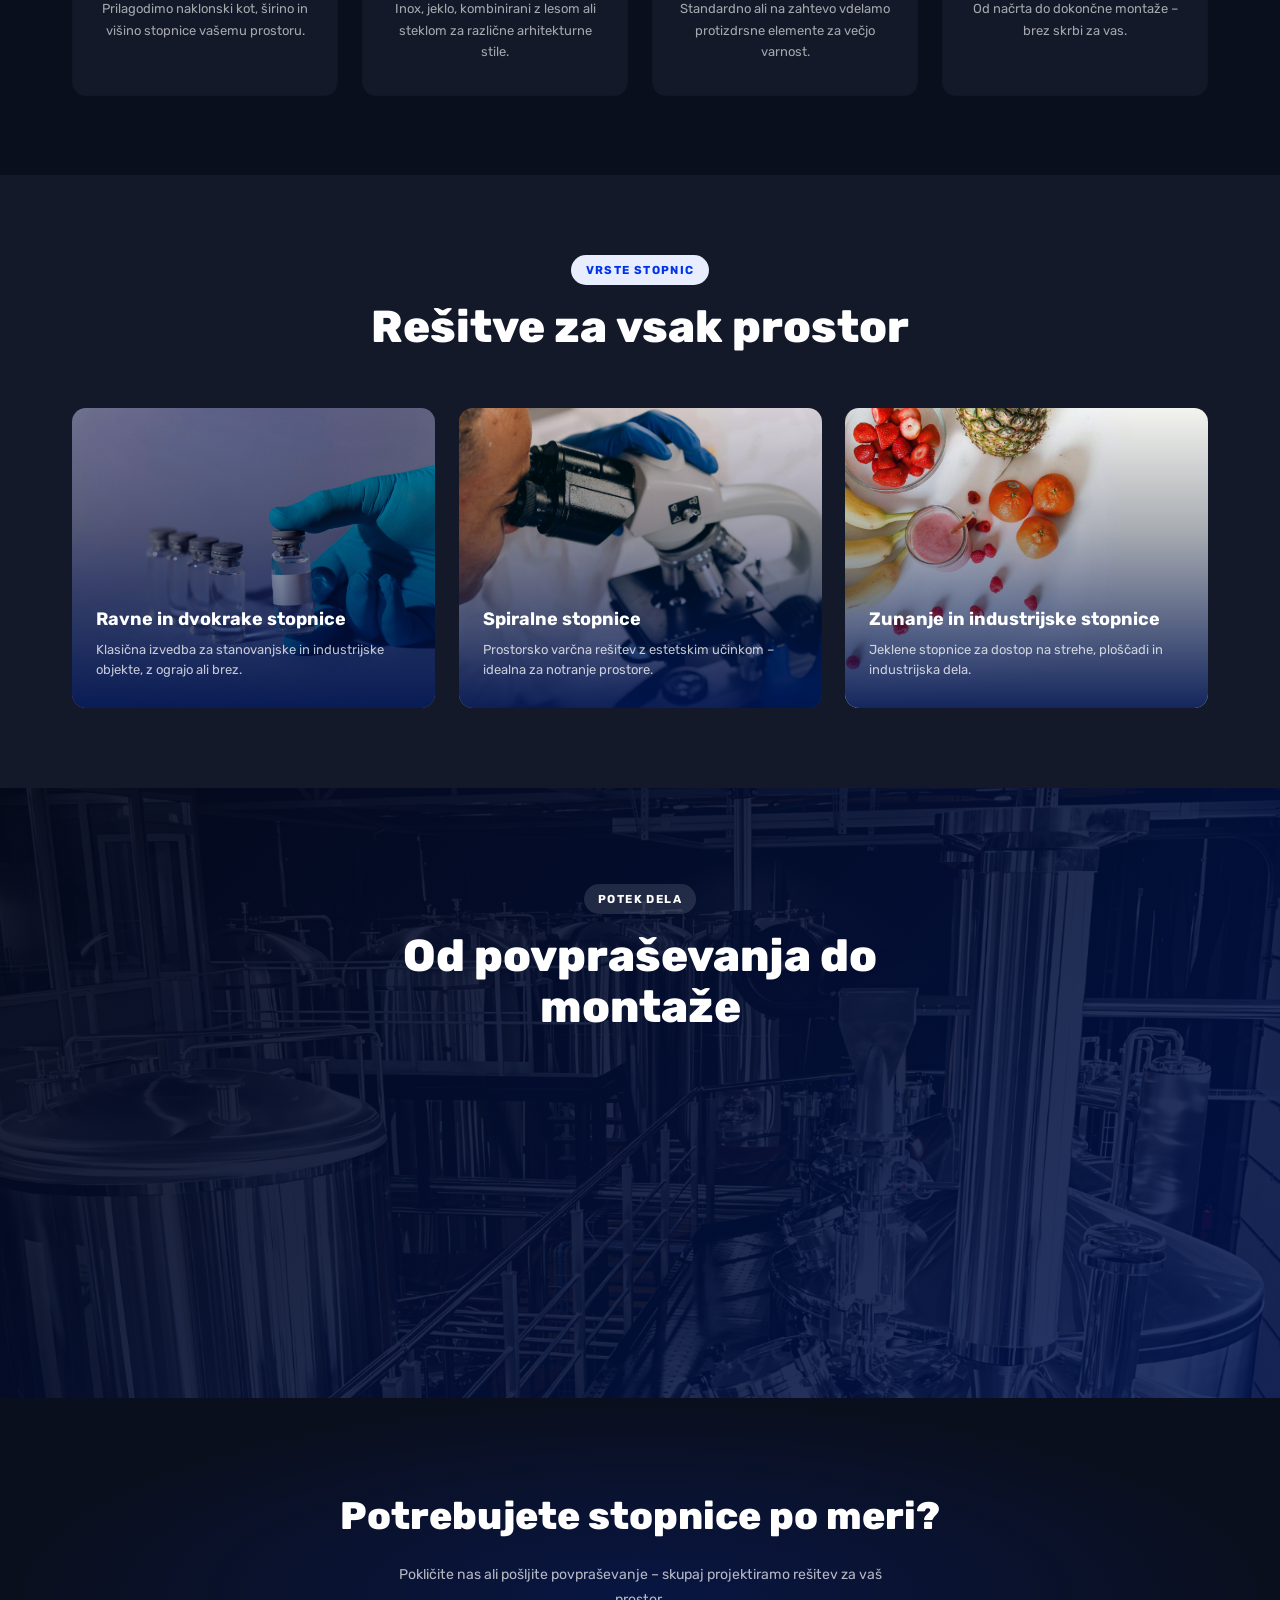
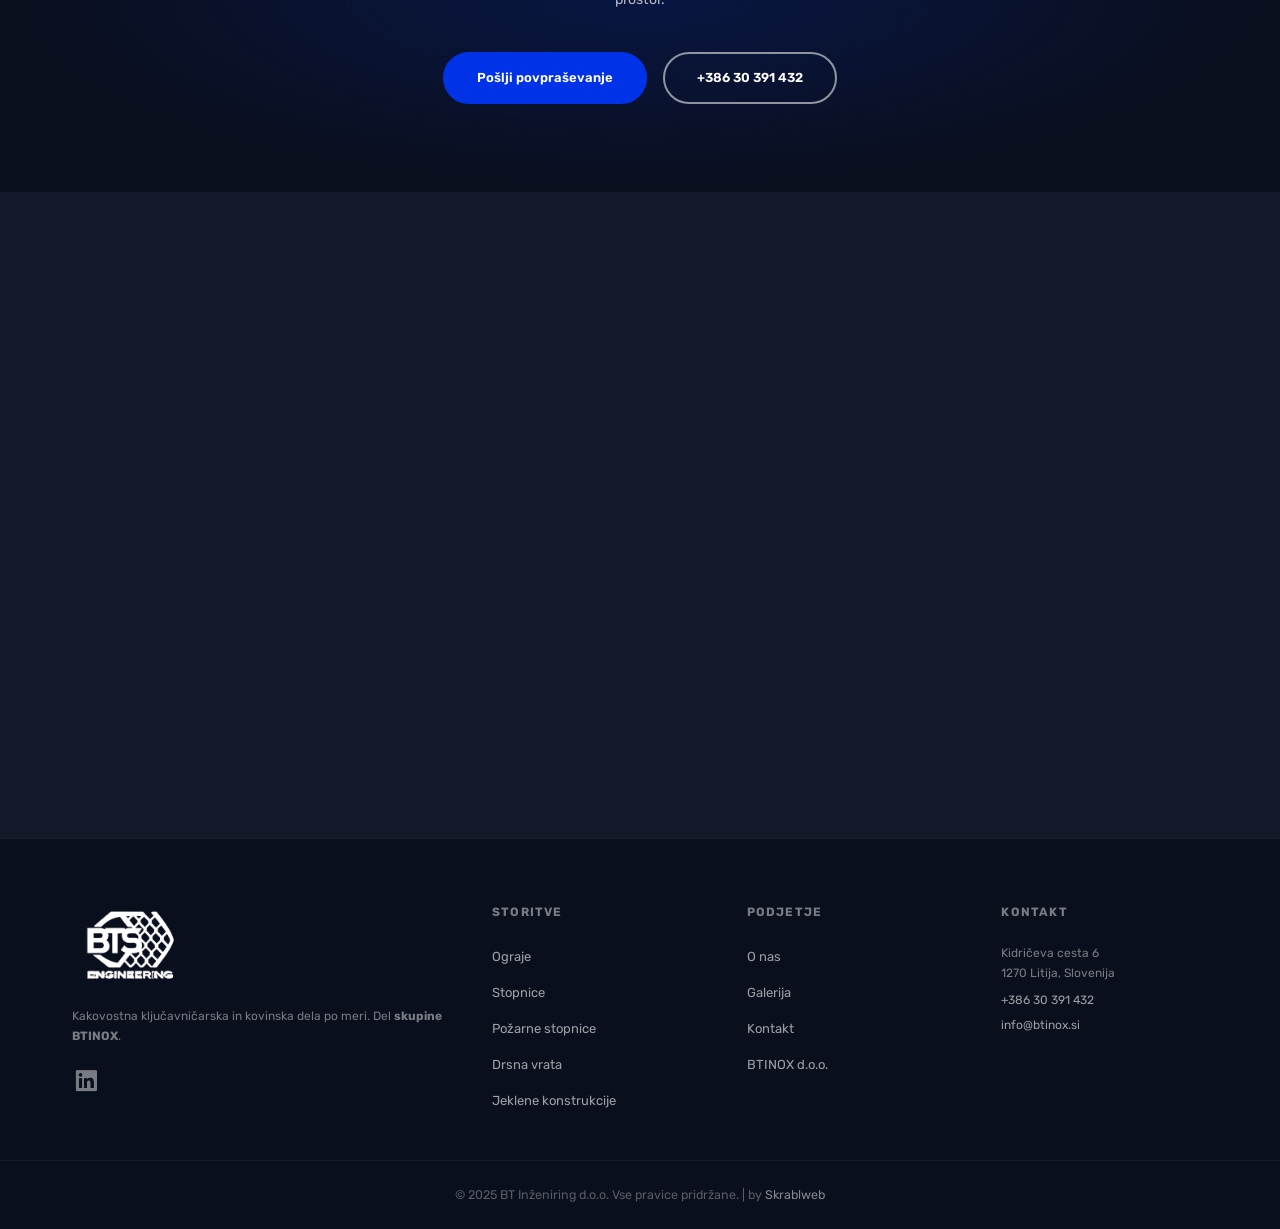
<file: stopnice.html>
﻿<!DOCTYPE html>
<html lang="sl">
<head>
    <meta charset="UTF-8">
    <meta name="viewport" content="width=device-width, initial-scale=1.0">
    <title>Stopnice po meri | BT Inženiring – Skupina BTINOX</title>
    <meta name="description" content="Kovinske in inox stopnice po meri – ravne, spiralne, dvokrake. Načrtovanje, varjenje in montaža jeklenih stopnic za dom in industrijo.">
    <link rel="preconnect" href="https://fonts.googleapis.com">
    <link rel="preconnect" href="https://fonts.gstatic.com" crossorigin>
    <link href="https://fonts.googleapis.com/css2?family=Rubik:wght@300;400;500;600;700;800&family=Inter:wght@300;400;500;600&display=swap" rel="stylesheet">
    <link rel="stylesheet" href="https://unpkg.com/boxicons@2.1.4/css/boxicons.min.css">
    <link rel="stylesheet" href="css/base.css">
    <link rel="stylesheet" href="css/nav.css">
    <link rel="stylesheet" href="css/hero.css">
    <link rel="stylesheet" href="css/sections.css">
    <link rel="stylesheet" href="css/animations.css">
    <link rel="stylesheet" href="css/responsive.css">
    <link rel="stylesheet" href="css/subpages.css">
    <link rel="stylesheet" href="css/projekti.css">
</head>
<body>

<div class="cursor-dot" id="cursorDot"></div>
<div class="cursor-ring" id="cursorRing"></div>
<div class="progress-bar" id="progressBar"></div>

<nav class="nav" id="nav">
    <div class="nav__container">
        <a href="index.html" class="nav__logo">
            <img src="index/bts_logo.png" alt="BT Inženiring">
        </a>
        <ul class="nav__links" id="navLinks">
            <li><a href="index.html" class="nav__link">Domov</a></li>
            <li class="has-dropdown">
                <a href="index.html#storitve" class="nav__link">Storitve <i class='bx bx-chevron-down'></i></a>
                <ul class="nav__submenu">
                    <li><a href="ograje.html">Ograje</a></li>
                    <li><a href="stopnice.html">Stopnice</a></li>
                    <li><a href="pozarne-stopnice.html">Požarne stopnice</a></li>
                    <li><a href="drsna-vrata.html">Drsna vrata</a></li>
                    <li><a href="konstrukcije.html">Jeklene konstrukcije</a></li>
                    <li><a href="kljucavnicarska-dela.html">Ključavničarska dela</a></li>
                </ul>
            </li>
            <li><a href="o-nas.html" class="nav__link">O nas</a></li>
            <li><a href="galerija.html" class="nav__link">Galerija</a></li>
            <li><a href="projekti.html" class="nav__link">Projekti</a></li>
            <li><a href="kontakt.html" class="nav__link nav__link--cta">Kontakt</a></li>
        </ul>
        <button class="hamburger" id="hamburger" aria-label="Meni"><span></span><span></span><span></span></button>
    </div>
</nav>
<div class="mobile-menu" id="mobileMenu">
    <ul>
        <li><a href="index.html" class="mob-link">Domov</a></li>
                    <li>
                <button class="mob-dropdown-toggle">Storitve <i class='bx bx-chevron-down'></i></button>
                <ul class="mob-submenu">
                    <li><a href="ograje.html" class="mob-sublink">Ograje</a></li>
                    <li><a href="stopnice.html" class="mob-sublink">Stopnice</a></li>
                    <li><a href="pozarne-stopnice.html" class="mob-sublink">Požarne stopnice</a></li>
                    <li><a href="drsna-vrata.html" class="mob-sublink">Drsna vrata</a></li>
                    <li><a href="konstrukcije.html" class="mob-sublink">Jeklene konstrukcije</a></li>
                    <li><a href="kljucavnicarska-dela.html" class="mob-sublink">Ključavničarska dela</a></li>
                </ul>
            </li>
        <li><a href="o-nas.html" class="mob-link">O nas</a></li>
        <li><a href="galerija.html" class="mob-link">Galerija</a></li>
        <li><a href="projekti.html" class="mob-link">Projekti</a></li>
        <li><a href="kontakt.html" class="mob-link">Kontakt</a></li>
    </ul>
</div>
<div class="mob-overlay" id="mobOverlay"></div>

<!-- PAGE HERO -->
<section class="page-hero">
    <div class="page-hero__bg" style="background-image: url('index/slika_za_naslov.png');"></div>
    <div class="page-hero__overlay"></div>
    <div class="page-hero__content container">
        <nav class="breadcrumb" aria-label="Breadcrumb">
            <a href="index.html">Domov</a>
            <span class="breadcrumb__sep">›</span>
            <a href="index.html#storitve">Storitve</a>
            <span class="breadcrumb__sep">›</span>
            <span>Stopnice</span>
        </nav>
        <h1 class="page-hero__title">Kovinske stopnice <span>po meri</span></h1>
        <p class="page-hero__sub">Ravne, spiralne ali dvokrake – jeklene in inox stopnice, načrtovane za vaš prostor in montirane do zadnje podrobnosti.</p>
        <a href="kontakt.html" class="btn btn-primary">Zahtevaj ponudbo</a>
    </div>
</section>

<!-- SVC INTRO -->
<section class="svc-intro">
    <div class="container svc-intro__grid">
        <div class="svc-intro__text reveal">
            <span class="section-tag">O storitvi</span>
            <h2>Stopnice, ki zdržijo generacije</h2>
            <p>Kovinske stopnice so dolgotrajna naložba za vsak objekt. V BT Inženiring jih projektiramo in izdelujemo skladno z gradbenimi predpisi in vašimi željami – od enostavnih notranjih stopnic do zahtevnih zunanjih konstrukcij.</p>
            <p>Materiali: nerjavno jeklo (inox AISI 304/316), S235/S355 jeklo, kombinacije z lesom ali steklom za stopniščne ploščadi. Možnost protizdrsnih rešetk in vložkov.</p>
            <ul class="chk-list">
                <li>Ravne, dvokrake in spiralne izvedbe</li>
                <li>Protizdrsni stopniški vložki</li>
                <li>Inox in jeklene ograje v paketu</li>
                <li>Skladnost s predpisi za gradbene stopnice</li>
            </ul>
            <a href="kontakt.html" class="btn btn-primary">Pošlji povpraševanje</a>
        </div>
        <div class="svc-intro__img reveal">
            <div class="svc-intro__img-wrap">
                <img src="index/o_nas_btinox.jpeg" alt="Kovinske stopnice po meri – BT Inženiring">
                <div class="svc-intro__badge">&#10003; Varno in trajno</div>
            </div>
        </div>
    </div>
</section>

<!-- FEATURES SECTION -->
<section class="features-section">
    <div class="container">
        <div class="section-head section-head--light reveal">
            <span class="section-tag section-tag--light">Prednosti</span>
            <h2 class="light">Zakaj izbrati BT Inženiring?</h2>
        </div>
        <div class="features-grid">
            <div class="feat-card reveal">
                <i class='bx bx-ruler'></i>
                <h3>Dimenzije po naročilu</h3>
                <p>Prilagodimo naklonski kot, širino in višino stopnice vašemu prostoru.</p>
            </div>
            <div class="feat-card reveal">
                <i class='bx bx-layer'></i>
                <h3>Različni materiali</h3>
                <p>Inox, jeklo, kombinirani z lesom ali steklom za različne arhitekturne stile.</p>
            </div>
            <div class="feat-card reveal">
                <i class='bx bx-shield-alt-2'></i>
                <h3>Protizdrsne površine</h3>
                <p>Standardno ali na zahtevo vdelamo protizdrsne elemente za večjo varnost.</p>
            </div>
            <div class="feat-card reveal">
                <i class='bx bx-cog'></i>
                <h3>Turnkey montaža</h3>
                <p>Od načrta do dokončne montaže – brez skrbi za vas.</p>
            </div>
        </div>
    </div>
</section>

<!-- TYPES SECTION -->
<section class="types-section">
    <div class="container">
        <div class="section-head reveal">
            <span class="section-tag">Vrste stopnic</span>
            <h2>Rešitve za vsak prostor</h2>
        </div>
        <div class="types-grid">
            <div class="type-card reveal">
                <div class="type-card__bg" style="background-image: url('index/farmacija.jpg');"></div>
                <div class="type-card__body">
                    <h3>Ravne in dvokrake stopnice</h3>
                    <p>Klasična izvedba za stanovanjske in industrijske objekte, z ograjo ali brez.</p>
                </div>
            </div>
            <div class="type-card reveal">
                <div class="type-card__bg" style="background-image: url('index/biofarmacija.jpg');"></div>
                <div class="type-card__body">
                    <h3>Spiralne stopnice</h3>
                    <p>Prostorsko varčna rešitev z estetskim učinkom – idealna za notranje prostore.</p>
                </div>
            </div>
            <div class="type-card reveal">
                <div class="type-card__bg" style="background-image: url('index/prehrambena_industrija.jpg');"></div>
                <div class="type-card__body">
                    <h3>Zunanje in industrijske stopnice</h3>
                    <p>Jeklene stopnice za dostop na strehe, ploščadi in industrijska dela.</p>
                </div>
            </div>
        </div>
    </div>
</section>

<!-- PROCES SECTION -->
<section class="proces" style="background-image: url('index/gospodarske_panoge.png');">
    <div class="container">
        <div class="section-head section-head--light reveal">
            <span class="section-tag section-tag--light">Potek dela</span>
            <h2 class="light">Od povpraševanja do montaže</h2>
        </div>
        <div class="steps">
            <div class="step reveal">
                <div class="step__num">01</div>
                <h3>Povpraševanje in izmere</h3>
                <p>Kontaktirajte nas in dogovorimo se za brezplačen ogled ter natančne izmere na lokaciji.</p>
            </div>
            <div class="step-arrow reveal">›</div>
            <div class="step reveal">
                <div class="step__num">02</div>
                <h3>Načrtovanje in ponudba</h3>
                <p>Pripravimo tehnično dokumentacijo in cenovno ponudbo prilagojeno vašim zahtevam.</p>
            </div>
            <div class="step-arrow reveal">›</div>
            <div class="step reveal">
                <div class="step__num">03</div>
                <h3>Proizvodnja v delavnici</h3>
                <p>Stopnice varimo, brusimo in površinsko obdelamo v naši delavnici v Litiji.</p>
            </div>
            <div class="step-arrow reveal">›</div>
            <div class="step reveal">
                <div class="step__num">04</div>
                <h3>Dostava in montaža</h3>
                <p>Poskrbimo za dostavo in strokovno montažo na vaši lokaciji po vsej Sloveniji.</p>
            </div>
        </div>
    </div>
</section>

<!-- CTA BANNER -->
<section class="cta-banner">
    <div class="container">
        <h2 class="light">Potrebujete stopnice po meri?</h2>
        <p class="light">Pokličite nas ali pošljite povpraševanje – skupaj projektiramo rešitev za vaš prostor.</p>
        <div class="cta-banner__btns">
            <a href="kontakt.html" class="btn btn-primary">Pošlji povpraševanje</a>
            <a href="tel:+38630391432" class="btn btn-ghost">+386 30 391 432</a>
        </div>
    </div>
</section>

<!-- RELATED SERVICES -->
<section class="related-services">
    <div class="container">
        <div class="section-head reveal">
            <span class="section-tag">Več storitev</span>
            <h2>Odkrijte tudi ostale storitve</h2>
        </div>
        <div class="services-grid">
            <div class="svc-card reveal">
                <div class="svc-card__icon"><i class='bx bx-border-all'></i></div>
                <h3>Ograje</h3>
                <p>Inox in jeklene ograje za balkone, terase in stopnišča – po vaših merah in željah.</p>
                <div class="svc-card__line"></div>
                <a href="ograje.html" class="svc-card__more">Izvedite več <i class='bx bx-arrow-back bx-rotate-180'></i></a>
            </div>
            <div class="svc-card reveal">
                <div class="svc-card__icon"><i class='bx bx-exit'></i></div>
                <h3>Požarne stopnice</h3>
                <p>Jeklene požarne stopnice, skladne s predpisi – za stanovanjske in poslovne objekte.</p>
                <div class="svc-card__line"></div>
                <a href="pozarne-stopnice.html" class="svc-card__more">Izvedite več <i class='bx bx-arrow-back bx-rotate-180'></i></a>
            </div>
            <div class="svc-card reveal">
                <div class="svc-card__icon"><i class='bx bx-wrench'></i></div>
                <h3>Ključavničarska dela</h3>
                <p>Splošna ključavničarska dela, popravila in prilagoditve kovinskih elementov.</p>
                <div class="svc-card__line"></div>
                <a href="kljucavnicarska-dela.html" class="svc-card__more">Izvedite več <i class='bx bx-arrow-back bx-rotate-180'></i></a>
            </div>
        </div>
    </div>
</section>

<footer class="footer">
    <div class="footer__top">
        <div class="footer__brand">
            <div class="footer__logo"><img src="index/bts_logo.png" alt="BT Inženiring"></div>
            <p>Kakovostna ključavničarska in kovinska dela po meri. Del <strong>skupine BTINOX</strong>.</p>
            <a href="https://www.linkedin.com/company/btinox" target="_blank" class="footer__linkedin"><i class='bx bxl-linkedin-square'></i></a>
        </div>
        <div class="footer__col">
            <h4>Storitve</h4>
            <ul>
                <li><a href="ograje.html">Ograje</a></li>
                <li><a href="stopnice.html">Stopnice</a></li>
                <li><a href="pozarne-stopnice.html">Požarne stopnice</a></li>
                <li><a href="drsna-vrata.html">Drsna vrata</a></li>
                <li><a href="konstrukcije.html">Jeklene konstrukcije</a></li>
            </ul>
        </div>
        <div class="footer__col">
            <h4>Podjetje</h4>
            <ul>
                <li><a href="o-nas.html">O nas</a></li>
                <li><a href="galerija.html">Galerija</a></li>
                <li><a href="kontakt.html">Kontakt</a></li>
                <li><a href="index.html">BTINOX d.o.o.</a></li>
            </ul>
        </div>
        <div class="footer__col">
            <h4>Kontakt</h4>
            <p>Kidričeva cesta 6<br>1270 Litija, Slovenija</p>
            <a href="tel:+38630391432">+386 30 391 432</a>
            <a href="mailto:info@btinox.si">info@btinox.si</a>
        </div>
    </div>
    <div class="footer__bottom">
        <p>© 2025 BT Inženiring d.o.o. Vse pravice pridržane. | by <a href="https://skrablweb.si" target="_blank">Skrablweb</a></p>
    </div>
</footer>
<script src="js/nav.js"></script>
<script src="js/animations.js"></script>
</body>
</html>
</file>
<file: css/base.css>
/* BT Inženiring — base styles, variables, utilities */

/* ============================================================
   BT INŽENIRING — inzeniring.css
   Modern engineering website, inspired by btinox.si
============================================================ */

/* ---------- Reset & Base ---------- */
*, *::before, *::after {
  box-sizing: border-box;
  margin: 0;
  padding: 0;
}

:root {
  --blue:        #0033E7;
  --blue-dark:   #0025b3;
  --blue-light:  #e8eeff;
  --dark:        #0a0f1e;
  --dark-2:      #131929;
  --gray:        #6b7280;
  --gray-light:  #f7f8fc;
  --white:       #ffffff;
  --border:      rgba(0,0,0,.08);
  --text-muted:  #6b7280;
  --text-muted-dark: rgba(255,255,255,.68);
  --shadow:      0 4px 24px rgba(0,51,231,.12);
  --shadow-sm:   0 2px 12px rgba(0,0,0,.08);
  --radius:      14px;
  --radius-sm:   8px;
  --transition:  .3s ease;
  --font:        'Rubik', sans-serif;
}

html { scroll-behavior: smooth; }

body {
  font-family: var(--font);
  color: var(--dark);
  overflow-x: hidden;
  line-height: 1.6;
}

body.menu-open { overflow: hidden; }

img  { max-width: 100%; display: block; }
a    { text-decoration: none; color: inherit; }
ul   { list-style: none; }

.container {
  max-width: 1200px;
  margin: 0 auto;
  padding: 0 2rem;
}

/* ---------- Utilities ---------- */
.btn {
  display: inline-flex;
  align-items: center;
  gap: .5rem;
  padding: .85rem 2rem;
  border-radius: 50px;
  font-family: var(--font);
  font-weight: 600;
  font-size: clamp(13px, .95vw, 16px);
  cursor: pointer;
  border: 2px solid transparent;
  transition: var(--transition);
  white-space: nowrap;
}

.btn-primary {
  background: var(--blue);
  color: #fff;
  border-color: var(--blue);
}
.btn-primary:hover {
  background: var(--blue-dark);
  border-color: var(--blue-dark);
  transform: translateY(-2px);
  box-shadow: 0 8px 24px rgba(0,51,231,.3);
}

.btn-ghost {
  background: transparent;
  color: #fff;
  border-color: rgba(255,255,255,.55);
}
.btn-ghost:hover {
  background: #fff;
  color: var(--blue);
  border-color: #fff;
}

.btn-full { width: 100%; justify-content: center; }

.section-tag {
  display: inline-block;
  font-size: 11.5px;
  font-weight: 700;
  letter-spacing: .12em;
  text-transform: uppercase;
  color: var(--blue);
  background: var(--blue-light);
  padding: .35rem .9rem;
  border-radius: 50px;
  margin-bottom: 1rem;
}

.section-tag--light {
  color: #fff;
  background: rgba(255,255,255,.12);
}

.section-head {
  text-align: center;
  max-width: 640px;
  margin: 0 auto 3.5rem;
}

.section-head h2 {
  font-size: clamp(28px, 3.5vw, 48px);
  font-weight: 800;
  line-height: 1.15;
  margin-bottom: .75rem;
}

.section-head p {
  color: var(--gray);
  font-size: clamp(15px, 1.1vw, 17px);
  line-height: 1.7;
}

h2.light, p.light           { color: #fff; }
p.light                     { color: rgba(255,255,255,.7); }

/* ---------- Reveal Animation (see Interactive section below) ---------- */
</file>
<file: css/nav.css>
/* BT Inženiring — navigation, hamburger, mobile menu */

/* ---------- Navigation ---------- */
.nav {
  position: fixed;
  top: 0;
  left: 0;
  width: 100%;
  z-index: 2500;
  padding: .6rem 0;
  transition: background .35s ease, box-shadow .35s ease, padding .35s ease;
}

.nav.scrolled {
  background: #fff;
  box-shadow: 0 2px 20px rgba(0,0,0,.1);
  padding: .4rem 0;
}

.nav__container {
  max-width: 1200px;
  margin: 0 auto;
  padding: 0 2rem;
  display: flex;
  align-items: center;
  justify-content: space-between;
}

/* Logo */
.nav__logo {
  display: flex;
  align-items: center;
}
.nav__logo img {
  height: 88px;
  width: auto;
  display: block;
  filter: brightness(0) invert(1);
  transition: filter .35s ease;
}
.nav.scrolled .nav__logo img {
  filter: none;
}

/* Desktop links */
.nav__links {
  display: flex;
  align-items: center;
  gap: 2.5rem;
}

.nav__link {
  font-size: clamp(13px, .95vw, 15px);
  font-weight: 500;
  color: rgba(255,255,255,.9);
  position: relative;
  transition: color var(--transition);
}

.nav__link::after {
  content: '';
  position: absolute;
  bottom: -3px;
  left: 0;
  width: 0;
  height: 2px;
  background: var(--blue);
  transition: width var(--transition);
}

.nav__link:hover::after        { width: 100%; }
.nav.scrolled .nav__link       { color: var(--dark); }
.nav.scrolled .nav__link:hover { color: var(--blue); }

.nav__link--cta {
  background: var(--blue);
  color: #fff !important;
  padding: .55rem 1.4rem;
  border-radius: 50px;
  font-weight: 600;
}
.nav__link--cta:hover   { background: var(--blue-dark); transform: translateY(-1px); }
.nav__link--cta::after  { display: none; }

/* Hamburger */
.hamburger {
  display: none;
  flex-direction: column;
  gap: 5px;
  background: none;
  border: none;
  cursor: pointer;
  padding: 4px;
}
.hamburger span {
  display: block;
  width: 24px;
  height: 2px;
  background: #fff;
  border-radius: 2px;
  transition: var(--transition);
}
.nav.scrolled .hamburger span { background: var(--dark); }

.hamburger.active span:nth-child(1) { transform: translateY(7px) rotate(45deg); }
.hamburger.active span:nth-child(2) { opacity: 0; }
.hamburger.active span:nth-child(3) { transform: translateY(-7px) rotate(-45deg); }


/* ---------- Mobile Menu ---------- */
.mobile-menu {
  position: fixed;
  top: 0;
  right: -100%;
  width: min(320px, 85vw);
  height: 100vh;
  background: var(--dark);
  z-index: 2000;
  padding: 6rem 2.5rem 2.5rem;
  transition: right .4s ease;
}

.mobile-menu.active { right: 0; }

.mobile-menu ul {
  display: flex;
  flex-direction: column;
  gap: .25rem;
}

.mob-link {
  display: block;
  padding: 1rem 0;
  font-size: 1.15rem;
  font-weight: 600;
  color: rgba(255,255,255,.75);
  border-bottom: 1px solid rgba(255,255,255,.07);
  transition: color var(--transition), padding-left var(--transition);
}
.mob-link:hover {
  color: #fff;
  padding-left: .5rem;
}

/* Mobile storitve accordion */
.mob-dropdown-toggle {
  display: flex;
  align-items: center;
  justify-content: space-between;
  width: 100%;
  background: none;
  border: none;
  border-bottom: 1px solid rgba(255,255,255,.07);
  cursor: pointer;
  padding: 1rem 0;
  font-size: 1.15rem;
  font-weight: 600;
  font-family: inherit;
  color: rgba(255,255,255,.75);
  transition: color var(--transition);
}
.mob-dropdown-toggle:hover { color: #fff; }
.mob-dropdown-toggle i { font-size: 18px; transition: transform .25s ease; }
.mob-dropdown-toggle.open i { transform: rotate(180deg); }

.mob-submenu {
  max-height: 0;
  overflow: hidden;
  transition: max-height .35s ease;
}
.mob-submenu.open { max-height: 420px; }

.mob-sublink {
  display: block;
  padding: .6rem 0 .6rem 1rem;
  font-size: .97rem;
  color: rgba(255,255,255,.5);
  border-bottom: 1px solid rgba(255,255,255,.04);
  transition: color .2s, padding-left .2s;
}
.mob-sublink:hover { color: #fff; padding-left: 1.5rem; }

.mob-overlay {
  position: fixed;
  inset: 0;
  background: rgba(0,0,0,.55);
  z-index: 1999;
  opacity: 0;
  pointer-events: none;
  transition: opacity .4s ease;
}
.mob-overlay.active {
  opacity: 1;
  pointer-events: all;
}
</file>
<file: css/hero.css>
/* BT Inženiring — hero section, scroll hint animation */

/* ---------- Hero ---------- */
.hero {
  position: relative;
  height: 100vh;
  min-height: 600px;
  display: flex;
  align-items: center;
  overflow: hidden;
}

.hero__bg {
  position: absolute;
  inset: 0;
  background-size: cover;
  background-position: center;
  transform: scale(1.05);
  transition: transform 8s ease;
}
.hero:hover .hero__bg { transform: scale(1.0); }

.hero__overlay {
  position: absolute;
  inset: 0;
  background: linear-gradient(135deg, rgba(0,15,50,.88) 0%, rgba(0,51,231,.28) 100%);
}

.hero__container {
  position: relative;
  z-index: 1;
  width: 100%;
  padding-left: clamp(2rem, 8vw, 120px);
  padding-right: clamp(2rem, 4vw, 60px);
  display: flex;
  align-items: center;
  justify-content: space-between;
  gap: 3rem;
}

.hero__content {
  flex: 0 0 54%;
  min-width: 0;
}

.hero__3d {
  flex: 0 0 38%;
  height: 480px;
}

.hero__badge {
  display: inline-block;
  font-size: 12px;
  font-weight: 600;
  letter-spacing: .14em;
  text-transform: uppercase;
  color: rgba(255,255,255,.9);
  background: rgba(255,255,255,.1);
  border: 1px solid rgba(255,255,255,.2);
  padding: .45rem 1.1rem;
  border-radius: 50px;
  margin-bottom: 1.5rem;
  backdrop-filter: blur(8px);
}

.hero__title {
  font-size: clamp(28px, 4.5vw, 76px);
  font-weight: 800;
  color: #fff;
  line-height: 1.1;
  margin-bottom: 1.25rem;
}

.hero__accent { color: #7aaaff; }
.nowrap { white-space: nowrap; }

.hero__sub {
  font-size: clamp(14px, 1.4vw, 18px);
  color: rgba(255,255,255,.78);
  line-height: 1.75;
  margin-bottom: 2.5rem;
}

.hero__btns {
  display: flex;
  gap: 1rem;
  flex-wrap: wrap;
}

/* Scroll hint */
.hero__scroll-hint {
  position: absolute;
  bottom: 2.5rem;
  left: 0;
  right: 0;
  display: flex;
  justify-content: center;
  z-index: 1;
}

.scroll-dot {
  width: 26px;
  height: 42px;
  border: 2px solid rgba(255,255,255,.45);
  border-radius: 13px;
  position: relative;
}
.scroll-dot::after {
  content: '';
  position: absolute;
  top: 6px;
  left: 50%;
  transform: translateX(-50%);
  width: 4px;
  height: 8px;
  background: #fff;
  border-radius: 2px;
  animation: scrollAnim 1.8s ease infinite;
}
@keyframes scrollAnim {
  0%   { top: 6px;  opacity: 1; }
  100% { top: 22px; opacity: 0; }
}
</file>
<file: css/sections.css>
/* BT Inženiring — stats, services, about, certificates, industries, process, partners, contact, footer */

/* ---------- Stats ---------- */
.stats {
  background: #fff;
  border-bottom: 1px solid var(--border);
}

.stats__inner {
  max-width: 1200px;
  margin: 0 auto;
  padding: 3.5rem 2rem;
  display: flex;
  align-items: center;
  justify-content: space-around;
}

.stat {
  display: flex;
  flex-direction: column;
  align-items: center;
  text-align: center;
  gap: .35rem;
}

.stat__num {
  font-size: clamp(32px, 4vw, 54px);
  font-weight: 800;
  color: var(--blue);
  line-height: 1;
}
.stat__plus {
  font-size: .6em;
  vertical-align: super;
}
.stat__lbl {
  font-size: clamp(12px, .9vw, 14px);
  color: var(--gray);
  font-weight: 500;
  letter-spacing: .03em;
}

.stat-divider {
  width: 1px;
  height: 48px;
  background: var(--border);
}

/* ---------- Services ---------- */
.storitve {
  padding: 6rem 0;
  background: var(--gray-light);
}

.services-grid {
  display: grid;
  grid-template-columns: repeat(3, 1fr);
  gap: 1.5rem;
}

.svc-card {
  background: #fff;
  border-radius: var(--radius);
  padding: 2rem;
  position: relative;
  overflow: hidden;
  border: 1px solid var(--border);
  transition: transform var(--transition), box-shadow var(--transition);
}
.svc-card:hover {
  transform: translateY(-6px);
  box-shadow: var(--shadow);
}

.svc-card__icon {
  width: 52px;
  height: 52px;
  background: var(--blue-light);
  border-radius: var(--radius-sm);
  display: flex;
  align-items: center;
  justify-content: center;
  margin-bottom: 1.25rem;
  font-size: 1.5rem;
  color: var(--blue);
  transition: background var(--transition), color var(--transition);
}
.svc-card:hover .svc-card__icon {
  background: var(--blue);
  color: #fff;
}

.svc-card h3 {
  font-size: clamp(16px, 1.2vw, 19px);
  font-weight: 700;
  margin-bottom: .65rem;
}
.svc-card p {
  font-size: clamp(13px, .93vw, 14.5px);
  color: var(--gray);
  line-height: 1.65;
  margin-bottom: 1.25rem;
}

.svc-list {
  display: flex;
  flex-direction: column;
  gap: .4rem;
}
.svc-list li {
  font-size: clamp(12px, .85vw, 13.5px);
  color: var(--gray);
  padding-left: 1.1rem;
  position: relative;
}
.svc-list li::before {
  content: '—';
  position: absolute;
  left: 0;
  color: var(--blue);
  font-size: .75em;
}

.svc-card__line {
  position: absolute;
  bottom: 0;
  left: 0;
  width: 0;
  height: 3px;
  background: var(--blue);
  transition: width .4s ease;
}
.svc-card:hover .svc-card__line { width: 100%; }

.svc-card__more {
  display: inline-flex; align-items: center; gap: .35rem;
  margin-top: 1.25rem;
  font-size: 13px; font-weight: 600; color: var(--blue);
  text-decoration: none; transition: gap .25s;
}
.svc-card__more i { transition: transform .25s; }
.svc-card__more:hover i { transform: translateX(4px); }

/* ---------- About ---------- */
.o-nas {
  padding: 6rem 0;
  background: #fff;
}

.about-grid {
  display: grid;
  grid-template-columns: 1fr 1fr;
  gap: 5rem;
  align-items: center;
}

.about-text h2 {
  font-size: clamp(26px, 3vw, 42px);
  font-weight: 800;
  line-height: 1.15;
  margin-bottom: 1.25rem;
}
.about-text > p {
  color: var(--gray);
  font-size: clamp(14px, 1vw, 16px);
  line-height: 1.75;
  margin-bottom: .9rem;
}

.about-features {
  display: flex;
  flex-direction: column;
  gap: .65rem;
  margin: 1.75rem 0 2rem;
}
.feat {
  display: flex;
  align-items: center;
  gap: .65rem;
  font-size: clamp(13px, .95vw, 15px);
  font-weight: 500;
}
.feat i {
  font-size: 1.15rem;
  color: var(--blue);
  flex-shrink: 0;
}

/* Photo layout */
.about-visual {
  display: flex;
  flex-direction: column;
  gap: 1.25rem;
}

.about-photo-wrap {
  position: relative;
  border-radius: var(--radius);
  padding-bottom: 2.5rem;
  padding-right: 2rem;
}

.about-photo {
  width: 100%;
  height: 280px;
  object-fit: cover;
  border-radius: var(--radius);
  display: block;
  box-shadow: 0 20px 60px rgba(0,0,0,.18);
}

.about-photo-secondary {
  position: absolute;
  bottom: 0;
  right: 0;
  width: 52%;
  height: 155px;
  object-fit: cover;
  border-radius: var(--radius);
  border: 4px solid #fff;
  box-shadow: 0 12px 36px rgba(0,0,0,.2);
}

.about-photo-badge {
  position: absolute;
  top: 1.25rem;
  left: 1.25rem;
  background: var(--blue);
  color: #fff;
  border-radius: var(--radius-sm);
  padding: .75rem 1.1rem;
  display: flex;
  flex-direction: column;
  align-items: center;
  line-height: 1.1;
  box-shadow: 0 8px 24px rgba(0,51,231,.4);
}
.apb-num {
  font-size: 1.75rem;
  font-weight: 800;
}
.apb-txt {
  font-size: 11px;
  font-weight: 500;
  opacity: .85;
  white-space: nowrap;
}

.about-mini-cards {
  display: grid;
  grid-template-columns: 1fr 1fr;
  gap: 1rem;
}

.acard {
  border-radius: var(--radius);
  padding: 1.25rem;
  display: flex;
  gap: 1rem;
  align-items: flex-start;
  border: 1px solid var(--border);
  transition: transform var(--transition), box-shadow var(--transition);
}
.acard:hover {
  transform: translateX(4px);
  box-shadow: var(--shadow-sm);
}

.acard--top { background: var(--blue); color: #fff; border-color: transparent; }
.acard--top .acard__icon { background: rgba(255,255,255,.18); color: #fff; }
.acard--top h4 { color: #fff; }
.acard--top p  { color: rgba(255,255,255,.8); }

.acard--mid, .acard--bot { background: var(--gray-light); }
.acard--mid .acard__icon,
.acard--bot .acard__icon { background: var(--blue-light); color: var(--blue); }

.acard__icon {
  width: 40px;
  height: 40px;
  border-radius: var(--radius-sm);
  display: flex;
  align-items: center;
  justify-content: center;
  font-size: 1.15rem;
  flex-shrink: 0;
}
.acard h4 {
  font-size: clamp(13px, 1vw, 15px);
  font-weight: 700;
  margin-bottom: .25rem;
}
.acard p {
  font-size: clamp(11px, .82vw, 13px);
  color: var(--gray);
  line-height: 1.55;
}

/* ---------- Certificates ---------- */
.certifikati {
  background: var(--gray-light);
  padding: 3rem 0;
  border-top: 1px solid var(--border);
  border-bottom: 1px solid var(--border);
}

.cert-label {
  display: flex;
  align-items: center;
  gap: 1rem;
  flex-wrap: wrap;
  margin-bottom: 1.75rem;
  padding: .75rem 1.25rem;
  background: rgba(0,51,231,.06);
  border: 1px solid rgba(0,51,231,.18);
  border-radius: 8px;
}
.cert-label__tag {
  font-size: 11px;
  font-weight: 700;
  letter-spacing: .12em;
  text-transform: uppercase;
  color: var(--blue);
  white-space: nowrap;
}
.cert-label__text {
  flex: 1;
  font-size: 13px;
  color: var(--gray);
  margin: 0;
}
.cert-label__link {
  color: var(--blue);
  font-weight: 600;
  text-decoration: none;
  border-bottom: 1px solid transparent;
  transition: border-color var(--transition);
}
.cert-label__link:hover { border-color: var(--blue); }
.cert-label__btn {
  display: inline-flex;
  align-items: center;
  gap: .35rem;
  font-size: 12px;
  font-weight: 600;
  color: var(--blue);
  border: 1px solid rgba(0,51,231,.35);
  border-radius: 6px;
  padding: .3rem .75rem;
  text-decoration: none;
  white-space: nowrap;
  transition: background var(--transition), color var(--transition);
}
.cert-label__btn:hover {
  background: var(--blue);
  color: #fff;
}

.cert-row {
  display: flex;
  align-items: center;
  justify-content: space-between;
  gap: 2rem;
  flex-wrap: wrap;
}

.cert-item {
  flex: 1 1 100px;
  display: flex;
  flex-direction: column;
  align-items: center;
  justify-content: flex-start;
  gap: .75rem;
  text-align: center;
}

.cert-name {
  display: flex;
  flex-direction: column;
  gap: .2rem;
  font-size: 12px;
  font-weight: 600;
  color: #374151;
  line-height: 1.4;
}
.cert-name small {
  font-size: 10.5px;
  font-weight: 400;
  color: var(--gray);
  opacity: .85;
}

.cert-item img {
  max-height: 130px;
  max-width: 180px;
  width: auto;
  object-fit: contain;
  filter: grayscale(20%);
  opacity: .85;
  transition: filter var(--transition), opacity var(--transition), transform var(--transition);
}

.cert-item img:hover {
  filter: grayscale(0%);
  opacity: 1;
  transform: scale(1.08);
}

/* ---------- Industries ---------- */
.industrije {
  padding: 6rem 0;
  background: var(--gray-light);
}

.ind-grid {
  display: grid;
  grid-template-columns: repeat(3, 1fr);
  gap: 1.5rem;
}

.ind-card {
  border-radius: var(--radius);
  overflow: hidden;
  position: relative;
  height: 420px;
  cursor: pointer;
}

.ind-card__bg {
  position: absolute;
  inset: 0;
  background-size: cover;
  background-position: center;
  transition: transform .6s ease;
}
.ind-card:hover .ind-card__bg { transform: scale(1.07); }

.ind-card::after {
  content: '';
  position: absolute;
  inset: 0;
  background: linear-gradient(to top, rgba(0,10,40,.9) 0%, rgba(0,10,40,.25) 55%, transparent 100%);
  transition: background .4s ease;
}
.ind-card:hover::after {
  background: linear-gradient(to top, rgba(0,30,180,.88) 0%, rgba(0,10,40,.35) 55%, transparent 100%);
}

.ind-card__body {
  position: absolute;
  bottom: 0;
  left: 0;
  right: 0;
  padding: 2rem;
  z-index: 1;
}

.ind-card__num {
  font-size: 12px;
  font-weight: 700;
  letter-spacing: .12em;
  color: rgba(255,255,255,.55);
  margin-bottom: .5rem;
}
.ind-card__body h3 {
  font-size: clamp(18px, 1.5vw, 22px);
  font-weight: 700;
  color: #fff;
  margin-bottom: .5rem;
}
.ind-card__body p {
  font-size: clamp(12px, .9vw, 14px);
  color: rgba(255,255,255,.75);
  line-height: 1.6;
  margin-bottom: 1rem;
  opacity: 0;
  transform: translateY(10px);
  transition: opacity .4s ease .1s, transform .4s ease .1s;
}
.ind-card:hover .ind-card__body p { opacity: 1; transform: none; }

.ind-link {
  display: inline-flex;
  align-items: center;
  gap: .4rem;
  font-size: 13px;
  font-weight: 600;
  color: #fff;
  opacity: 0;
  transform: translateY(10px);
  transition: opacity .4s ease .15s, transform .4s ease .15s;
}
.ind-card:hover .ind-link { opacity: 1; transform: none; }
.ind-link i { transition: transform var(--transition); }
.ind-link:hover i { transform: translateX(4px); }

/* ---------- Industry extra callout ---------- */
.ind-extra {
  margin-top: 2.5rem;
  background: linear-gradient(135deg, rgba(0,51,231,.12) 0%, rgba(0,51,231,.05) 100%);
  border: 1px solid rgba(0,51,231,.25);
  border-radius: var(--radius);
  padding: 1.5rem 2rem;
  display: flex;
  align-items: center;
  justify-content: space-between;
  gap: 2rem;
  flex-wrap: wrap;
}
.ind-extra__text {
  display: flex;
  align-items: flex-start;
  gap: 1rem;
  flex: 1;
  min-width: 0;
  color: var(--gray);
  font-size: clamp(13px, 1vw, 15px);
  line-height: 1.6;
}
.ind-extra__text i {
  font-size: 1.6rem;
  color: var(--blue);
  flex-shrink: 0;
  margin-top: 1px;
}

/* ---------- Process ---------- */
.proces {
  padding: 6rem 0;
  background: var(--dark);
  background-size: cover;
  background-position: center;
  position: relative;
}
.proces::before {
  content: '';
  position: absolute;
  inset: 0;
  background: linear-gradient(135deg, rgba(5,10,28,.93) 0%, rgba(0,20,80,.85) 100%);
  pointer-events: none;
}
.proces .container { position: relative; z-index: 1; }

.steps {
  display: grid;
  grid-template-columns: 1fr auto 1fr auto 1fr auto 1fr;
  align-items: start;
  gap: 1rem;
}

.step {
  background: rgba(255,255,255,.04);
  border: 1px solid rgba(255,255,255,.09);
  border-radius: var(--radius);
  padding: 2rem 1.5rem;
  transition: background var(--transition), border-color var(--transition);
}
.step:hover {
  background: rgba(0,51,231,.14);
  border-color: rgba(0,51,231,.35);
}

.step__num {
  font-size: clamp(32px, 3.5vw, 52px);
  font-weight: 800;
  color: rgba(122,170,255,.75);
  line-height: 1;
  margin-bottom: .75rem;
}
.step h3 {
  font-size: clamp(14px, 1.1vw, 17px);
  font-weight: 700;
  color: #fff;
  margin-bottom: .5rem;
}
.step p {
  font-size: clamp(12px, .88vw, 13.5px);
  color: rgba(255,255,255,.55);
  line-height: 1.65;
}

.step-arrow {
  display: flex;
  align-items: center;
  color: rgba(255,255,255,.2);
  font-size: 1.75rem;
  margin-top: 3rem;
}

/* ---------- Partners ---------- */
.partnerji {
  padding: 6rem 0 3rem;
  background: #fff;
}

.logo-strip {
  overflow: hidden;
  position: relative;
  padding: 2rem 0;
}
.logo-strip::before,
.logo-strip::after {
  content: '';
  position: absolute;
  top: 0; bottom: 0;
  width: 120px;
  z-index: 1;
  pointer-events: none;
}
.logo-strip::before {
  left: 0;
  background: linear-gradient(to right, #fff, transparent);
}
.logo-strip::after {
  right: 0;
  background: linear-gradient(to left, #fff, transparent);
}

.logo-track {
  display: flex;
  align-items: center;
  gap: 4rem;
  animation: logoScroll 30s linear infinite;
  width: max-content;
}

@keyframes logoScroll {
  0%   { transform: translateX(0); }
  100% { transform: translateX(-50%); }
}

.logo-item {
  flex-shrink: 0;
  height: 52px;
  display: flex;
  align-items: center;
}
.logo-item img {
  max-height: 44px;
  width: auto;
  max-width: 130px;
  object-fit: contain;
  filter: grayscale(100%);
  opacity: .5;
  transition: filter var(--transition), opacity var(--transition), transform var(--transition);
}
.logo-item img:hover {
  filter: grayscale(0%);
  opacity: 1;
  transform: scale(1.1);
}

/* ---------- Contact ---------- */
.kontakt {
  padding: 6rem 0;
  background: var(--dark-2);
}

.contact-grid {
  display: grid;
  grid-template-columns: 1fr 1.15fr;
  gap: 4rem;
  align-items: start;
}

.contact-info h2 {
  font-size: clamp(28px, 3.5vw, 46px);
  font-weight: 800;
  color: #fff;
  margin-bottom: 1rem;
}
.contact-desc {
  color: rgba(255,255,255,.6);
  font-size: clamp(14px, 1vw, 16px);
  line-height: 1.75;
  margin-bottom: 2.25rem;
}

.contact-items {
  display: flex;
  flex-direction: column;
  gap: 1.25rem;
}
.c-item {
  display: flex;
  align-items: flex-start;
  gap: 1rem;
}
.c-item__icon {
  width: 42px;
  height: 42px;
  border-radius: var(--radius-sm);
  background: rgba(0,51,231,.22);
  display: flex;
  align-items: center;
  justify-content: center;
  font-size: 1.1rem;
  color: #7aaaff;
  flex-shrink: 0;
}
.c-item strong {
  display: block;
  font-size: clamp(11px, .85vw, 13px);
  color: rgba(255,255,255,.45);
  font-weight: 500;
  margin-bottom: .2rem;
}
.c-item p,
.c-item a {
  font-size: clamp(13px, .95vw, 15px);
  color: rgba(255,255,255,.82);
}
.c-item a:hover { color: #7aaaff; }

/* Form */
.contact-form {
  background: rgba(255,255,255,.04);
  border: 1px solid rgba(255,255,255,.07);
  border-radius: var(--radius);
  padding: 2.5rem;
}

.form-row {
  display: grid;
  grid-template-columns: 1fr 1fr;
  gap: 1.25rem;
}

.form-group {
  display: flex;
  flex-direction: column;
  gap: .45rem;
  margin-bottom: 1.25rem;
}
.form-group:last-child { margin-bottom: 0; }

.form-group label {
  font-size: 11.5px;
  font-weight: 600;
  letter-spacing: .06em;
  text-transform: uppercase;
  color: rgba(255,255,255,.5);
}

.form-group input,
.form-group select,
.form-group textarea {
  background: rgba(255,255,255,.06);
  border: 1px solid rgba(255,255,255,.1);
  border-radius: var(--radius-sm);
  padding: .85rem 1rem;
  color: #fff;
  font-family: var(--font);
  font-size: clamp(13px, .95vw, 15px);
  transition: border-color var(--transition), background var(--transition);
  outline: none;
}
.form-group input:focus,
.form-group select:focus,
.form-group textarea:focus {
  border-color: var(--blue);
  background: rgba(0,51,231,.08);
}
.form-group input::placeholder,
.form-group textarea::placeholder { color: rgba(255,255,255,.28); }
.form-group select option { background: var(--dark); color: #fff; }
.form-group textarea { resize: vertical; min-height: 120px; }

/* ---------- Footer ---------- */
.footer {
  background: var(--dark);
  border-top: 1px solid rgba(255,255,255,.05);
}

.footer__top {
  max-width: 1200px;
  margin: 0 auto;
  padding: 4rem 2rem 3rem;
  display: grid;
  grid-template-columns: 1.8fr 1fr 1fr 1fr;
  gap: 3rem;
}

.footer__logo {
  margin-bottom: 1rem;
}
.footer__logo img {
  height: 88px;
  width: auto;
  display: block;
  filter: brightness(0) invert(1);
}
.footer__brand > p {
  color: rgba(255,255,255,.45);
  font-size: clamp(12px, .88vw, 14px);
  line-height: 1.65;
  margin-bottom: 1.25rem;
}
.footer__linkedin {
  display: inline-flex;
  align-items: center;
  font-size: 1.75rem;
  color: rgba(255,255,255,.45);
  transition: color var(--transition);
}
.footer__linkedin:hover { color: #0077b5; }

.footer__col h4 {
  font-size: 12px;
  font-weight: 700;
  letter-spacing: .1em;
  text-transform: uppercase;
  color: rgba(255,255,255,.45);
  margin-bottom: 1.25rem;
}
.footer__col ul {
  display: flex;
  flex-direction: column;
  gap: .65rem;
}
.footer__col ul a {
  font-size: clamp(13px, .93vw, 14.5px);
  color: rgba(255,255,255,.6);
  transition: color var(--transition), padding-left var(--transition);
}
.footer__col ul a:hover {
  color: #fff;
  padding-left: .35rem;
}
.footer__col p {
  font-size: clamp(12px, .85vw, 14px);
  color: rgba(255,255,255,.45);
  line-height: 1.7;
  margin-bottom: .5rem;
}
.footer__col > a {
  display: block;
  font-size: clamp(12px, .85vw, 14px);
  color: rgba(255,255,255,.6);
  margin-bottom: .35rem;
  transition: color var(--transition);
}
.footer__col > a:hover { color: #fff; }

.footer__bottom {
  border-top: 1px solid rgba(255,255,255,.06);
  padding: 1.5rem 2rem;
  text-align: center;
  font-size: 12.5px;
  color: rgba(255,255,255,.32);
}
.footer__bottom a {
  color: rgba(255,255,255,.5);
  transition: color var(--transition);
}
.footer__bottom a:hover { color: #fff; }
</file>
<file: css/animations.css>
/* BT Inženiring — interactive animations, cursor, reveal, parallax, spotlight */

/* ==========================================
   Interactive / Animation Additions
========================================== */

/* ---- Custom Cursor ---- */
@media (pointer: fine) {
  body, a, button { cursor: none; }
}
.cursor-dot {
  position: fixed;
  width: 8px;
  height: 8px;
  background: var(--blue);
  border-radius: 50%;
  pointer-events: none;
  z-index: 99999;
  left: 0; top: 0;
  transform: translate(-50%, -50%);
  will-change: left, top;
  transition: width .2s ease, height .2s ease, background .2s ease;
}
.cursor-ring {
  position: fixed;
  width: 38px;
  height: 38px;
  border: 1.5px solid rgba(0,51,231,.45);
  border-radius: 50%;
  pointer-events: none;
  z-index: 99998;
  left: 0; top: 0;
  transform: translate(-50%, -50%);
  will-change: left, top;
  transition: width .3s ease, height .3s ease, border-color .3s ease, background .3s ease;
}
.cursor-dot.cursor--hover  { width: 12px; height: 12px; background: var(--blue-dark); }
.cursor-ring.cursor--hover { width: 56px; height: 56px; border-color: var(--blue); background: rgba(0,51,231,.06); }

/* ---- Word-by-word reveal ---- */
.wr-word {
  display: inline-block;
  overflow: hidden;
  vertical-align: top;
  line-height: inherit;
}
.wr-inner {
  display: inline-block;
  transform: translateY(110%) rotateX(-70deg);
  transform-origin: top center;
  opacity: 0;
  transition: transform .65s cubic-bezier(.16,1,.3,1), opacity .5s ease;
}
.wr-word.active .wr-inner {
  transform: none;
  opacity: 1;
}

/* ---- Enhanced 3D reveal ---- */
.reveal {
  opacity: 0;
  transform: perspective(1000px) translateY(40px) rotateX(10deg);
  transform-origin: top center;
  transition: opacity .7s ease, transform .7s cubic-bezier(.16,1,.3,1);
}
.reveal.visible {
  opacity: 1;
  transform: perspective(1000px) translateY(0) rotateX(0);
}


/* ---- Logo strip — pause on hover ---- */
.logo-strip:hover .logo-track { animation-play-state: paused; }

/* ---- About photo will-change ---- */
.about-photo { will-change: transform; }

/* ---- Scroll Progress Bar ---- */
.scroll-progress {
  position: fixed;
  top: 0;
  left: 0;
  height: 3px;
  width: 0%;
  background: linear-gradient(to right, var(--blue), #7aaaff);
  z-index: 9999;
  pointer-events: none;
  transition: width .08s linear;
}

/* ---- Nav backdrop blur ---- */
.nav.scrolled {
  backdrop-filter: blur(14px);
  -webkit-backdrop-filter: blur(14px);
  background: rgba(255,255,255,.9);
}

/* ---- Hero parallax performance ---- */
.hero__bg {
  will-change: transform;
}

/* ---- Hero overlay transition for mouse glow ---- */
.hero__overlay {
  transition: background .25s ease;
}

/* ---- Service card spotlight glow ---- */
.svc-card {
  will-change: transform;
}
.svc-card::before {
  content: '';
  position: absolute;
  inset: 0;
  border-radius: var(--radius);
  background: radial-gradient(280px circle at var(--gx, 50%) var(--gy, 50%), rgba(0,51,231,.07), transparent 70%);
  opacity: 0;
  transition: opacity .3s ease;
  pointer-events: none;
  z-index: 0;
}
.svc-card:hover::before { opacity: 1; }
.svc-card > * { position: relative; z-index: 1; }

/* ---- About cards will-change ---- */
.acard { will-change: transform; }

/* ---- Industry cards will-change ---- */
.ind-card { will-change: transform, opacity; }

/* Ensure bg inside ind-card transitions smoothly on leave ---- */
.ind-card__bg { will-change: transform; }
</file>
<file: css/responsive.css>
/* BT Inženiring — responsive breakpoints for the main page */

/* ==========================================
   Responsive
========================================== */
@media (max-width: 1024px) {
  .services-grid { grid-template-columns: repeat(2, 1fr); }
  .steps {
    grid-template-columns: 1fr 1fr;
    gap: 1.25rem;
  }
  .step-arrow { display: none; }
  .footer__top { grid-template-columns: 1fr 1fr; }
}

/* ---- Hero text responsive breakpoints ---- */

/* Large desktop (≥1400px): give the 3D canvas more room, text still stretches */
@media (min-width: 1400px) {
  .hero__container { gap: 4rem; }
  .hero__3d        { flex: 0 0 40%; height: 540px; }
}

/* ≤960px: hide 3D canvas, text goes full width */
@media (max-width: 960px) {
  .hero__3d { display: none; }
  .hero__content { flex: 1; }
  .hero__container {
    padding-left:  clamp(1.5rem, 6vw, 60px);
    padding-right: clamp(1.5rem, 6vw, 60px);
  }
}

/* Tablet (≤768px) */
@media (max-width: 768px) {
  .hero__title { font-size: clamp(26px, 6.5vw, 52px); }
  .hero__sub   { font-size: clamp(14px, 2.2vw, 17px); }
  .hero__badge { font-size: 11px; }
}

/* Mobile (≤500px) */
@media (max-width: 500px) {
  .hero__container {
    padding-left:  1.25rem;
    padding-right: 1.25rem;
  }
  .hero__title { font-size: clamp(24px, 8vw, 42px); line-height: 1.15; }
  .hero__sub   { font-size: 14px; }
}

@media (max-width: 900px) {
  .about-grid        { grid-template-columns: 1fr; gap: 3rem; }
  .about-mini-cards  { grid-template-columns: 1fr 1fr; }
  .ind-grid          { grid-template-columns: 1fr 1fr; }
  .contact-grid      { grid-template-columns: 1fr; }
  .cert-row          { justify-content: center; }
}

@media (max-width: 600px) {
  .about-photo-secondary { display: none; }
  .about-mini-cards      { grid-template-columns: 1fr; }
  .cert-row              { gap: 1.25rem; }
  .cert-item img         { max-height: 90px; }

  /* Certificate label — stack vertically */
  .cert-label {
    flex-direction: column;
    align-items: flex-start;
    gap: .5rem;
    padding: .75rem 1rem;
  }

  /* Kaj delamo callout — stack text + button vertically */
  .ind-extra {
    flex-direction: column;
    align-items: flex-start;
    gap: 1rem;
    padding: 1.25rem;
  }
  .ind-extra .btn {
    width: 100%;
    justify-content: center;
  }
}

@media (max-width: 768px) {
  .nav__links { display: none; }
  .hamburger  { display: flex; }

  .stats__inner {
    display: grid;
    grid-template-columns: 1fr 1fr;
    gap: 2rem;
  }
  .stat-divider { display: none; }

  .services-grid { grid-template-columns: 1fr; }
  .ind-grid      { grid-template-columns: 1fr; }
  .ind-card      { height: 340px; }

  .steps { grid-template-columns: 1fr 1fr; }

  .form-row { grid-template-columns: 1fr; }
  .footer__top { grid-template-columns: 1fr 1fr; gap: 2rem; }
}

@media (max-width: 500px) {
  .hero__btns  { flex-direction: column; align-items: stretch; }
  .hero__btns .btn { justify-content: center; }
  .stats__inner { grid-template-columns: 1fr; }
  .steps { grid-template-columns: 1fr; }
  .footer__top { grid-template-columns: 1fr; }
  .contact-form { padding: 1.75rem 1.25rem; }
}
</file>
<file: css/subpages.css>
/* BT Inženiring — subpage styles: nav dropdown, page hero, breadcrumb, service intro, features, gallery, about page, contact page */

/* =====================================================
   SUBPAGE STYLES
===================================================== */

/* ---- Nav dropdown ---- */
.has-dropdown { position: relative; }
.has-dropdown > .nav__link {
  display: flex; align-items: center; gap: .25rem;
}
.has-dropdown > .nav__link i { font-size: 14px; transition: transform .25s; }
.has-dropdown:hover > .nav__link i { transform: rotate(180deg); }

.nav__submenu {
  position: absolute;
  top: calc(100% + .75rem);
  left: 50%;
  transform: translateX(-50%) translateY(-6px);
  background: var(--dark-2);
  border: 1px solid var(--border);
  border-radius: 10px;
  padding: .5rem 0;
  min-width: 210px;
  opacity: 0;
  visibility: hidden;
  transition: opacity .2s ease, visibility .2s ease, transform .2s ease;
  z-index: 2000;
  box-shadow: 0 16px 40px rgba(0,0,0,.5);
}
.has-dropdown:hover .nav__submenu {
  opacity: 1; visibility: visible;
  transform: translateX(-50%) translateY(0);
}
.nav__submenu li a {
  display: block;
  padding: .55rem 1.25rem;
  font-size: 13.5px;
  color: rgba(255,255,255,.65);
  transition: color .2s, background .2s;
}
.nav__submenu li a:hover { color: #fff; background: rgba(0,51,231,.14); }

/* ---- Page Hero ---- */
.page-hero {
  position: relative;
  min-height: 400px;
  display: flex;
  align-items: center;
  padding-top: 90px;
  overflow: hidden;
}
.page-hero__bg {
  position: absolute; inset: 0;
  background-size: cover; background-position: center;
}
.page-hero__overlay {
  position: absolute; inset: 0;
  background: linear-gradient(135deg, rgba(5,10,28,.92) 0%, rgba(0,30,100,.78) 100%);
}
.page-hero__content {
  position: relative; z-index: 1;
  width: 100%;
  max-width: 1200px;
  margin: 0 auto;
  padding: 4rem 2rem;
}
.page-hero__title {
  font-size: clamp(34px, 5vw, 68px);
  font-weight: 800; color: #fff; line-height: 1.1;
  margin-bottom: 1.1rem;
}
.page-hero__title span { color: var(--blue); }
.page-hero__sub {
  font-size: clamp(14px, 1.1vw, 17px);
  color: rgba(255,255,255,.75);
  line-height: 1.75; margin-bottom: 2.25rem; max-width: 680px;
}

/* ---- Breadcrumb ---- */
.breadcrumb {
  display: flex; align-items: center; gap: .5rem;
  margin-bottom: 1.75rem;
  font-size: 13px; color: rgba(255,255,255,.5);
}
.breadcrumb a { color: rgba(255,255,255,.55); text-decoration: none; transition: color .25s; }
.breadcrumb a:hover { color: #fff; }
.breadcrumb__sep { opacity: .4; }

/* ---- Service Intro (2-col) ---- */
.svc-intro { padding: 6rem 0; background: var(--dark-2); }
.svc-intro__grid {
  display: grid; grid-template-columns: 1fr 1fr;
  gap: 5rem; align-items: center;
}
.svc-intro__text h2 {
  font-size: clamp(26px, 2.5vw, 40px);
  font-weight: 800; margin: 1rem 0 1.25rem; line-height: 1.2; color: #fff;
}
.svc-intro__text p { color: rgba(255,255,255,.68); line-height: 1.8; margin-bottom: 1rem; }

.chk-list { list-style: none; padding: 0; margin: 1.5rem 0 2rem; display: flex; flex-direction: column; gap: .65rem; }
.chk-list li {
  display: flex; align-items: flex-start; gap: .75rem;
  font-size: 14.5px; color: rgba(255,255,255,.78); line-height: 1.5;
}
.chk-list li::before {
  content: '';
  flex-shrink: 0; margin-top: 4px;
  width: 18px; height: 18px; border-radius: 50%;
  background: rgba(0,51,231,.2);
  border: 1.5px solid var(--blue);
  background-image: url("data:image/svg+xml,%3Csvg xmlns='http://www.w3.org/2000/svg' viewBox='0 0 12 12'%3E%3Cpath d='M2 6l3 3 5-5' stroke='%230033e7' stroke-width='1.8' fill='none' stroke-linecap='round' stroke-linejoin='round'/%3E%3C/svg%3E");
  background-size: 70%; background-position: center; background-repeat: no-repeat;
}

.svc-intro__img-wrap {
  position: relative; border-radius: var(--radius); overflow: hidden;
}
.svc-intro__img-wrap img {
  width: 100%; height: 460px; object-fit: cover; display: block;
  border-radius: var(--radius);
}
.svc-intro__badge {
  position: absolute; bottom: 1.5rem; left: 1.5rem;
  background: rgba(10,15,30,.85);
  backdrop-filter: blur(10px);
  border: 1px solid rgba(0,51,231,.35);
  border-radius: 8px; padding: .65rem 1rem;
  display: flex; align-items: center; gap: .6rem;
  font-size: 13px; font-weight: 600; color: #fff;
}
.svc-intro__badge i { color: var(--blue); font-size: 1.2rem; }

/* ---- Feature Cards ---- */
.features-section { padding: 5rem 0; background: var(--dark); }
.features-grid {
  display: grid; grid-template-columns: repeat(4, 1fr);
  gap: 1.5rem; margin-top: 3rem;
}
.feat-card {
  background: var(--dark-2);
  border: 1px solid var(--border);
  border-radius: var(--radius);
  padding: 2rem 1.5rem; text-align: center;
  transition: border-color .3s, transform .3s;
}
.feat-card:hover { border-color: rgba(0,51,231,.4); transform: translateY(-5px); }
.feat-card i { font-size: 2.2rem; color: var(--blue); margin-bottom: 1rem; display: block; }
.feat-card h3,
.feat-card h4 { font-size: 15px; font-weight: 700; margin-bottom: .5rem; color: #fff; }
.feat-card p { font-size: 13px; color: rgba(255,255,255,.62); line-height: 1.65; }

/* ---- Product Types ---- */
.types-section { padding: 5rem 0; background: var(--dark-2); }
.types-grid {
  display: grid; grid-template-columns: repeat(3, 1fr);
  gap: 1.5rem; margin-top: 3rem;
}
.type-card {
  position: relative; border-radius: var(--radius);
  overflow: hidden; height: 300px; cursor: pointer;
}
.type-card__bg {
  position: absolute; inset: 0;
  background-size: cover; background-position: center;
  transition: transform .6s ease;
}
.type-card:hover .type-card__bg { transform: scale(1.08); }
.type-card::after {
  content: ''; position: absolute; inset: 0;
  background: linear-gradient(to top, rgba(0,20,80,.92) 0%, rgba(0,10,40,.3) 60%, transparent 100%);
  transition: background .4s;
}
.type-card:hover::after { background: linear-gradient(to top, rgba(0,30,180,.9) 0%, rgba(0,10,40,.35) 60%, transparent 100%); }
.type-card__body {
  position: absolute; bottom: 0; left: 0; right: 0;
  padding: 1.75rem 1.5rem; z-index: 1;
}
.type-card__body h3 { font-size: 18px; font-weight: 700; color: #fff; margin-bottom: .35rem; }
.type-card__body p { font-size: 13px; color: rgba(255,255,255,.75); line-height: 1.55; }

/* ---- CTA Banner ---- */
.cta-banner {
  padding: 5.5rem 0; background: var(--dark);
  text-align: center; position: relative; overflow: hidden;
}
.cta-banner::before {
  content: ''; position: absolute; inset: 0;
  background: radial-gradient(ellipse at center, rgba(0,51,231,.18) 0%, transparent 70%);
  pointer-events: none;
}
.cta-banner .container { position: relative; z-index: 1; }
.cta-banner h2 { font-size: clamp(26px, 3vw, 44px); font-weight: 800; color: #fff; margin-bottom: 1rem; }
.cta-banner p { font-size: clamp(14px, 1.1vw, 17px); color: rgba(255,255,255,.7); max-width: 520px; margin: 0 auto 2.5rem; line-height: 1.75; }
.cta-banner__btns { display: flex; align-items: center; justify-content: center; gap: 1rem; flex-wrap: wrap; }

/* ---- Related services ---- */
.related-services { padding: 5rem 0; background: var(--dark-2); }

/* Section-head h2/p on dark subpage sections that don't use --light modifier */
.types-section .section-head h2,
.related-services .section-head h2 { color: #fff; }
.types-section .section-head p,
.related-services .section-head p { color: rgba(255,255,255,.65); }

/* ---- Gallery page ---- */
.gallery-section { padding: 5rem 0; background: var(--dark); }
.filter-bar {
  display: flex; align-items: center; justify-content: center;
  gap: .6rem; flex-wrap: wrap; margin: 2.5rem 0 0;
}
@media (max-width: 480px) {
  .filter-bar { gap: .4rem; margin-bottom: 0; }
  .filter-btn { font-size: 12px; padding: .4rem .85rem; }
}
.filter-btn {
  padding: .45rem 1.1rem; border-radius: 50px;
  background: var(--dark-2); border: 1px solid var(--border);
  color: rgba(255,255,255,.7); font-size: 13px; font-family: inherit;
  cursor: pointer; transition: all .25s;
}
.filter-btn.active, .filter-btn:hover {
  background: var(--blue); border-color: var(--blue); color: #fff;
}
.gallery-grid {
  display: grid; grid-template-columns: repeat(3, 1fr); gap: 1rem;
}
.gallery-item {
  position: relative; border-radius: 10px; overflow: hidden;
  aspect-ratio: 4/3; cursor: pointer;
}
.gallery-item img { width: 100%; height: 100%; object-fit: cover; transition: transform .5s ease; display: block; }
.gallery-item:hover img { transform: scale(1.07); }
.gallery-item__overlay {
  position: absolute; inset: 0;
  background: rgba(0,20,80,.6);
  display: flex; align-items: center; justify-content: center;
  opacity: 0; transition: opacity .3s;
}
.gallery-item:hover .gallery-item__overlay { opacity: 1; }
.gallery-item__overlay i { font-size: 2rem; color: #fff; }
.gallery-item__label {
  position: absolute; bottom: 0; left: 0; right: 0;
  padding: .75rem 1rem;
  background: linear-gradient(to top, rgba(0,20,60,.85) 0%, transparent 100%);
  font-size: 12px; font-weight: 600; color: rgba(255,255,255,.85);
  transform: translateY(100%); transition: transform .3s;
}
.gallery-item:hover .gallery-item__label { transform: none; }

/* ---- About page ---- */
.about-page-values { padding: 5rem 0; background: var(--dark); }
.values-grid {
  display: grid; grid-template-columns: repeat(4, 1fr); gap: 1.5rem; margin-top: 3rem;
}
.value-card {
  background: var(--dark-2); border: 1px solid var(--border);
  border-radius: var(--radius); padding: 2rem 1.5rem;
  border-top: 3px solid var(--blue);
  transition: transform .3s;
}
.value-card:hover { transform: translateY(-4px); }
.value-card i { font-size: 2rem; color: var(--blue); margin-bottom: 1rem; display: block; }
.value-card h3,
.value-card h4 { font-size: 16px; font-weight: 700; margin-bottom: .5rem; color: #fff; }
.value-card p { font-size: 13px; color: rgba(255,255,255,.62); line-height: 1.65; }

/* ---- Contact page full ---- */
.contact-page { padding: 5rem 0; background: var(--dark-2); }
.contact-page__grid {
  display: grid; grid-template-columns: 1fr 1.4fr; gap: 4rem; align-items: start;
}
.contact-page .contact-info > p { color: rgba(255,255,255,.65); margin-top: .35rem; margin-bottom: 1.75rem; }

/* ---- Subpage responsive ---- */
@media (max-width: 960px) {
  .svc-intro__grid { grid-template-columns: 1fr; gap: 3rem; }
  .svc-intro__img-wrap img { height: 320px; }
  .features-grid { grid-template-columns: 1fr 1fr; }
  .values-grid { grid-template-columns: 1fr 1fr; }
  .contact-page__grid { grid-template-columns: 1fr; gap: 3rem; }
}
@media (max-width: 768px) {
  .page-hero { min-height: 340px; }
  .page-hero__content { padding: 3rem 1.5rem; }
  .page-hero__title { font-size: clamp(28px, 7vw, 48px); }
  .types-grid { grid-template-columns: 1fr 1fr; }
  .gallery-grid { grid-template-columns: 1fr 1fr; }
}
@media (max-width: 500px) {
  .types-grid { grid-template-columns: 1fr; }
  .gallery-grid { grid-template-columns: 1fr; }
  .features-grid { grid-template-columns: 1fr; }
  .values-grid { grid-template-columns: 1fr; }
  .cta-banner__btns { flex-direction: column; }
}
</file>
<file: css/projekti.css>
/* BT Inženiring — projekti blog / current projects section */

/* =====================================================
   PROJEKTI — Blog / Current Projects
===================================================== */
.projects-section { padding: 5rem 0; background: var(--dark); }

.projects-grid {
  display: grid;
  grid-template-columns: repeat(3, 1fr);
  gap: 2rem;
  margin-top: 2.5rem;
}

.project-card {
  background: var(--dark-2);
  border: 1px solid rgba(255,255,255,.07);
  border-radius: var(--radius);
  overflow: hidden;
  transition: transform .3s ease, box-shadow .3s ease;
}
.project-card:hover {
  transform: translateY(-6px);
  box-shadow: 0 24px 56px rgba(0,0,0,.45);
}

.project-canvas-wrap {
  position: relative;
  background: linear-gradient(135deg, #080d1c 0%, #0c1330 100%);
  border-bottom: 1px solid rgba(255,255,255,.06);
}
.project-canvas {
  width: 100%;
  height: 220px;
  display: block;
}

.project-status {
  position: absolute;
  top: .85rem;
  right: .85rem;
  font-size: 10.5px;
  font-weight: 700;
  letter-spacing: .1em;
  text-transform: uppercase;
  padding: .3rem .75rem;
  border-radius: 50px;
}
.project-status--active {
  background: rgba(34,197,94,.14);
  color: #4ade80;
  border: 1px solid rgba(34,197,94,.3);
}
.project-status--done {
  background: rgba(148,163,184,.1);
  color: #94a3b8;
  border: 1px solid rgba(148,163,184,.22);
}
.project-status--plan {
  background: rgba(251,191,36,.12);
  color: #fbbf24;
  border: 1px solid rgba(251,191,36,.28);
}

.project-card__body {
  padding: 1.5rem 1.5rem 1.75rem;
}
.project-card__body .section-tag { margin-bottom: .65rem; }
.project-card__body h3 {
  font-size: clamp(15px, 1.1vw, 18px);
  font-weight: 700;
  color: #fff;
  line-height: 1.35;
  margin-bottom: .65rem;
}

.project-meta {
  display: flex;
  gap: 1.1rem;
  flex-wrap: wrap;
  margin-bottom: .9rem;
}
.project-meta span {
  display: flex;
  align-items: center;
  gap: .3rem;
  font-size: 12px;
  color: rgba(255,255,255,.4);
}
.project-meta i { font-size: 13px; }

.project-card__body > p {
  font-size: 13.5px;
  color: rgba(255,255,255,.6);
  line-height: 1.7;
  margin-bottom: 1.25rem;
}

.project-tags {
  display: flex;
  gap: .4rem;
  flex-wrap: wrap;
}
.project-tag {
  font-size: 11px;
  font-weight: 600;
  padding: .2rem .6rem;
  border-radius: 4px;
  background: rgba(0,51,231,.16);
  color: #7aaaff;
  border: 1px solid rgba(0,51,231,.22);
}

@media (max-width: 960px) {
  .projects-grid { grid-template-columns: 1fr 1fr; gap: 1.5rem; }
}
@media (max-width: 600px) {
  .projects-grid { grid-template-columns: 1fr; gap: 1.25rem; }
  .project-canvas { height: 185px; }
  .project-card__body { padding: 1.25rem; }
  .project-card__body h3 { font-size: 15px; }
  .project-meta { gap: .75rem; }
  .project-tags { gap: .35rem; }
}
</file>
